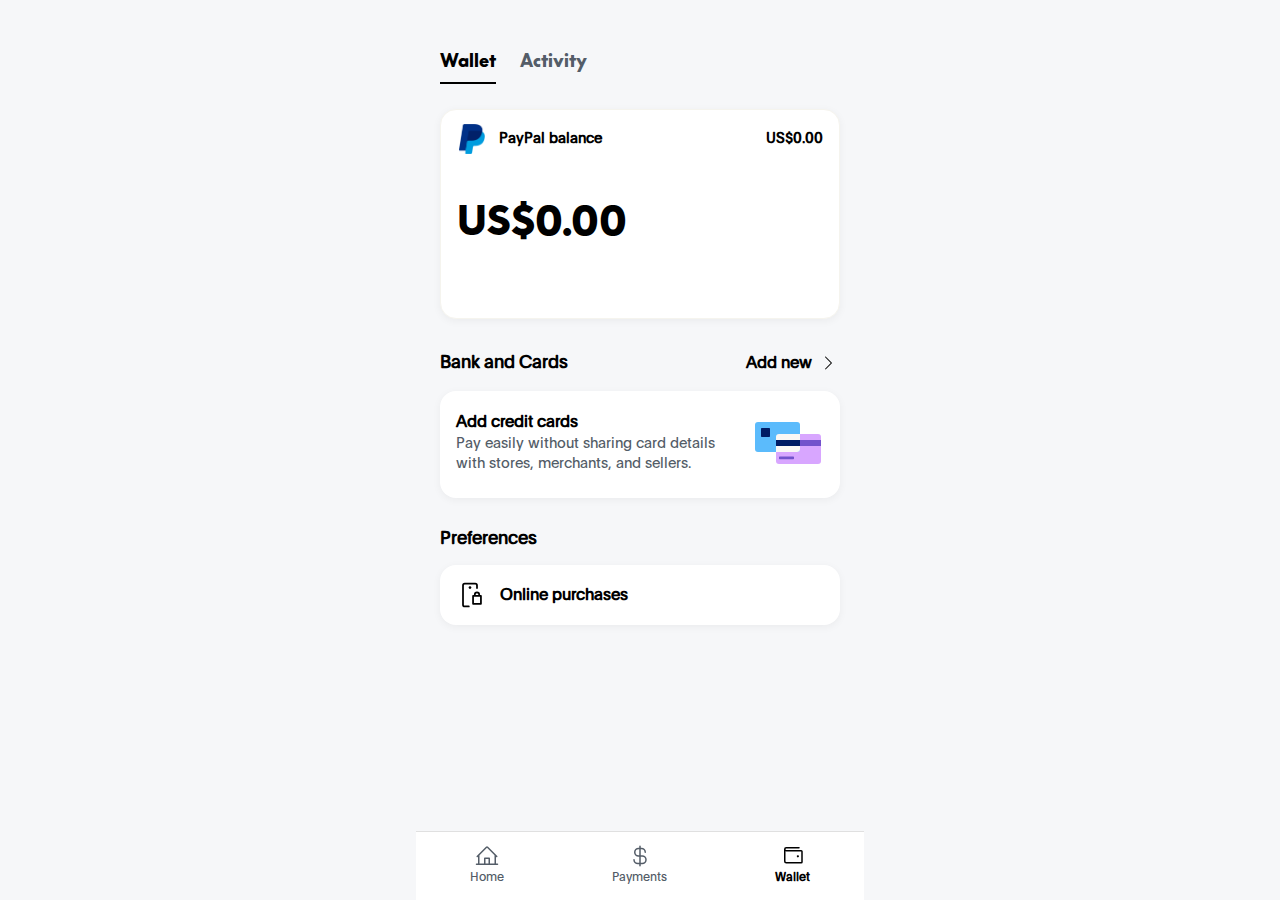
<file: card-preview.html>
<!DOCTYPE html>
<html lang="en">
  <head>
    <meta charset="UTF-8" />
    <meta name="viewport" content="width=device-width, initial-scale=1.0" />
    <title>Card Details</title>
    <!-- Link to your main CSS file -->
    <link rel="stylesheet" href="card-preview.css" />
    <link
      href="https://fonts.googleapis.com/css2?family=Inter:wght@500;600&display=swap"
      rel="stylesheet"
    />
  </head>
  <body>
    <div id="mobile-container">
      <!-- Fixed Header -->
      <header class="preview-header">
        <button class="header-back-btn" onclick="window.history.back()">
          <svg
            id="vector"
            xmlns="http://www.w3.org/2000/svg"
            width="24.0d"
            height="24.0d"
            viewBox="0 0 24.0 24.0"
          >
            <path
              fill="#00000"
              d="M21 12a0.75 0.75 0 0 1-0.75 0.75H5.56l5.47 5.47a0.75 0.75 0 1 1-1.06 1.06l-6.75-6.75a0.75 0.75 0 0 1 0-1.06l6.75-6.75a0.75 0.75 0 1 1 1.06 1.06l-5.47 5.47h14.69A0.75 0.75 0 0 1 21 12z"
              id="path_0"
            />
          </svg>
        </button>
        <span class="header-title" id="header-card-title">Debit</span>
      </header>

      <!-- Main Content -->
      <main class="preview-main">
        <div class="card-preview-wrapper" id="card-preview-container">
          <!-- The custom card will be injected here -->
        </div>

        <div class="details-list">
          <div class="detail-item">
            <span class="detail-label">Name</span>
            <span class="detail-value" id="card-name">PayPal Debit Card</span>
            <a href="#" class="detail-link">Give it a nickname</a>
          </div>
          <div class="detail-item">
            <span class="detail-label">Expires on</span>
            <span class="detail-value" id="card-expiry-date">--/--</span>
          </div>
          <div class="detail-item">
            <span class="detail-label">Billing address</span>
            <span class="detail-value">
              123 Main Street<br />
              San Jose, CA 95131
            </span>
          </div>
          <div class="detail-item">
            <span class="detail-label">Currency</span>
            <span class="detail-value">USD</span>
            <a href="#" class="detail-link">Change</a>
          </div>
        </div>

        <div class="actions-list">
          <div class="action-item" id="edit-card-btn">
            <div class="action-icon">
              <svg xmlns="http://www.w3.org/2000/svg" viewBox="0 0 24 24">
                <path
                  fill="#0070ba"
                  d="M21.31 6.88l-4.19-4.2a1.5 1.5 0 0 0-2.12 0L3.44 14.26A1.49 1.49 0 0 0 3 15.31v4.19A1.5 1.5 0 0 0 4.5 21h4.19a1.49 1.49 0 0 0 1.06-0.44L21.31 9a1.5 1.5 0 0 0 0-2.12zM8.69 19.5H4.5v-4.19l8.25-8.25l4.19 4.19l-8.25 8.25zM18 10.19L13.81 6l2.25-2.25l4.19 4.19L18 10.19z"
                />
              </svg>
            </div>
            <span class="action-text">Edit</span>
          </div>
          <div class="action-item spacing" id="remove-card-btn">
            <div class="action-icon">
              <svg xmlns="http://www.w3.org/2000/svg" viewBox="0 0 24 24">
                <path
                  fill="#0070ba"
                  d="M20.25 4.5H16.5V3.75a2.25 2.25 0 0 0-2.25-2.25h-4.5A2.25 2.25 0 0 0 7.5 3.75V4.5H3.75a0.75 0.75 0 0 0 0 1.5H4.5v13.5A1.5 1.5 0 0 0 6 21h12a1.5 1.5 0 0 0 1.5-1.5V6h0.75a0.75 0.75 0 1 0 0-1.5zM9 3.75A0.75 0.75 0 0 1 9.75 3h4.5A0.75 0.75 0 0 1 15 3.75V4.5H9V3.75zm9 15.75H6V6h12v13.5zm-7.5-9.75v6a0.75 0.75 0 1 1-1.5 0v-6a0.75 0.75 0 0 1 1.5 0zm4.5 0v6a0.75 0.75 0 1 1-1.5 0v-6a0.75 0.75 0 1 1 1.5 0z"
                />
              </svg>
            </div>
            <span class="action-text">Remove</span>
          </div>
        </div>
      </main>
    </div>

    <!-- ========================================================== -->
    <!-- THIS IS THE CRUCIAL PART THAT WAS MISSING -->
    <!-- ALL MODALS AND OVERLAYS MUST BE IN THE HTML FILE -->
    <!-- ========================================================== -->

    <!-- MODAL BACKDROP -->
    <div class="modal-backdrop" id="modal-backdrop"></div>

    <!-- MODAL 1: EDIT CARD (Your new, full version) -->
    <div class="modal" id="modal-link-card">
      <div class="modal-header">
        <button
          class="modal-close-btn modal-back-btn"
          data-close-modal="modal-link-card"
        >
          <svg
            xmlns="http://www.w3.org/2000/svg"
            width="24"
            height="24"
            viewBox="0 0 24 24"
            fill="none"
            stroke="currentColor"
            stroke-width="2"
            stroke-linecap="round"
            stroke-linejoin="round"
          >
            <path d="M19 12H5"></path>
            <polyline points="12 19 5 12 12 5"></polyline>
          </svg>
        </button>
        <span class="modal-title">Edit card</span>
        <button class="modal-close-btn" data-close-modal="modal-link-card">
          <svg
            xmlns="http://www.w3.org/2000/svg"
            width="24"
            height="24"
            viewBox="0 0 24 24"
            fill="none"
            stroke="currentColor"
            stroke-width="2"
            stroke-linecap="round"
            stroke-linejoin="round"
          >
            <line x1="18" y1="6" x2="6" y2="18"></line>
            <line x1="6" y1="6" x2="18" y2="18"></line>
          </svg>
        </button>
      </div>
      <div class="modal-content">
        <div class="form-action-header">
          <div class="scan-button">
            <svg xmlns="http://www.w3.org/2000/svg" viewBox="0 0 24 24">
              <path
                d="M19.5 5.25h-2.6l-1.28-1.92A0.75 0.75 0 0 0 15 3H9a0.75 0.75 0 0 0-0.62 0.33L7.1 5.25H4.5A2.25 2.25 0 0 0 2.25 7.5V18a2.25 2.25 0 0 0 2.25 2.25h15A2.25 2.25 0 0 0 21.75 18V7.5a2.25 2.25 0 0 0-2.25-2.25zM20.25 18a0.75 0.75 0 0 1-0.75 0.75h-15A0.75 0.75 0 0 1 3.75 18V7.5A0.75 0.75 0 0 1 4.5 6.75h3a0.75 0.75 0 0 0 0.62-0.33L9.4 4.5h5.2l1.28 1.92a0.75 0.75 0 0 0 0.62 0.33h3a0.75 0.75 0 0 1 0.75 0.75V18zM12 8.25a4.13 4.13 0 1 0 0 8.25a4.13 4.13 0 0 0 0-8.25zM12 15a2.63 2.63 0 1 1 0-5.25A2.63 2.63 0 0 1 12 15z"
              />
            </svg>
            <span>Scan</span>
          </div>
        </div>
        <div class="form-group">
          <div class="input-icon-left">
            <svg xmlns="http://www.w3.org/2000/svg" viewBox="0 0 24 24">
              <path
                fill="#545d68"
                d="M21 4.5H3A1.5 1.5 0 0 0 1.5 6v12A1.5 1.5 0 0 0 3 19.5h18a1.5 1.5 0 0 0 1.5-1.5V6A1.5 1.5 0 0 0 21 4.5zM21 6v2.25H3V6h18zm0 12H3V9.75h18V18zm-1.5-2.25a0.75 0.75 0 0 1-0.75 0.75h-3a0.75 0.75 0 1 1 0-1.5h3a0.75 0.75 0 0 1 0.75 0.75zm-6 0a0.75 0.75 0 0 1-0.75 0.75h-1.5a0.75 0.75 0 1 1 0-1.5h1.5a0.75 0.75 0 0 1 0.75 0.75z"
              />
            </svg>
          </div>
          <input
            type="tel"
            class="input-field input-with-icon-left"
            placeholder="Card number"
            id="card-number"
          />
          <p class="error-message" id="card-number-error"></p>
        </div>
        <div class="form-row">
          <div class="form-group">
            <input
              type="tel"
              class="input-field"
              placeholder="Expiry (MM/YY)"
              id="card-expiry"
            />
            <p class="error-message" id="card-expiry-error"></p>
          </div>
          <div class="form-group">
            <input
              type="tel"
              class="input-field"
              placeholder="CVV"
              id="card-cvv"
              maxlength="4"
            />
            <p class="error-message" id="card-cvv-error"></p>
            <div class="input-action-right">
              <svg xmlns="http://www.w3.org/2000/svg" viewBox="0 0 24 24">
                <path
                  fill="#000000"
                  d="M12 3a9 9 0 1 1 0 18a9 9 0 0 1 0-18zm0 1a8 8 0 1 0 0 16a8 8 0 0 0 0-16zm0.06 12c0.3 0 0.55 0.25 0.55 0.56c0 0.3-0.25 0.55-0.55 0.55a0.56 0.56 0 0 1-0.56-0.55c0-0.31 0.25-0.56 0.56-0.56zM11.79 6c1.92 0 3.51 1.37 3.51 3.41c0 1.6-0.93 2.74-2.68 3.38l-0.12 0.05v1.24a0.5 0.5 0 0 1-0.41 0.5H12a0.5 0.5 0 0 1-0.5-0.4v-0.1v-1.98l0.36-0.1c1.67-0.5 2.44-1.35 2.44-2.59C14.3 7.96 13.18 7 11.79 7C10.66 7 9.6 7.68 9.5 8.33L9.5 8.44a0.5 0.5 0 0 1-1 0C8.5 7.1 10.12 6 11.79 6z"
                />
              </svg>
            </div>
          </div>
        </div>
        <div class="billing-section">
          <div class="billing-header">
            <span class="billing-title">Billing address</span>
            <span class="change-link">Change</span>
          </div>
          <div class="address-block">
            123 Main Street<br />
            San Jose, CA 95131<br />
            United States
          </div>
        </div>
      </div>
      <div class="modal-footer">
        <button class="primary-btn" id="link-card-btn">Update Card</button>
      </div>
    </div>

    <!-- MODAL 2: CONFIRM REMOVAL -->
    <div class="modal" id="modal-confirm-remove">
      <div class="confirm-modal-content">
        <h3 class="confirm-title">Remove card</h3>
        <p class="confirm-subtitle">
          Are you sure you want to remove this card? This action cannot be
          undone.
        </p>
        <div class="confirm-actions">
          <button
            class="confirm-btn secondary"
            data-close-modal="modal-confirm-remove"
          >
            Cancel
          </button>
          <button class="confirm-btn primary" id="confirm-remove-btn">
            Remove
          </button>
        </div>
      </div>
    </div>

    <!-- TOAST NOTIFICATIONS -->
    <div class="toast" id="update-toast">
      <svg xmlns="http://www.w3.org/2000/svg" viewBox="0 0 24 24">
        <path
          d="M12 21a9 9 0 1 1 0-18a9 9 0 0 1 0 18zm0-1a8 8 0 1 0 0-16a8 8 0 0 0 0 16zm4.35-11.35a0.5 0.5 0 1 1 0.7 0.7l-7 7a0.5 0.5 0 0 1-0.71 0l-2.7-2.84a0.5 0.5 0 1 1 0.72-0.7l2.35 2.47l6.64-6.63z"
        />
      </svg>
      <span>Card updated successfully.</span>
    </div>
    <div class="toast" id="remove-toast">
      <svg xmlns="http://www.w3.org/2000/svg" viewBox="0 0 24 24">
        <path
          d="M12 21a9 9 0 1 1 0-18a9 9 0 0 1 0 18zm0-1a8 8 0 1 0 0-16a8 8 0 0 0 0 16zm4.35-11.35a0.5 0.5 0 1 1 0.7 0.7l-7 7a0.5 0.5 0 0 1-0.71 0l-2.7-2.84a0.5 0.5 0 1 1 0.72-0.7l2.35 2.47l6.64-6.63z"
        />
      </svg>
      <span>Card has been removed.</span>
    </div>
    <!-- Link to your new JS file -->
    <script src="card-preview.js"></script>
    <script src="card.js"></script>
  </body>
</html>
</file>
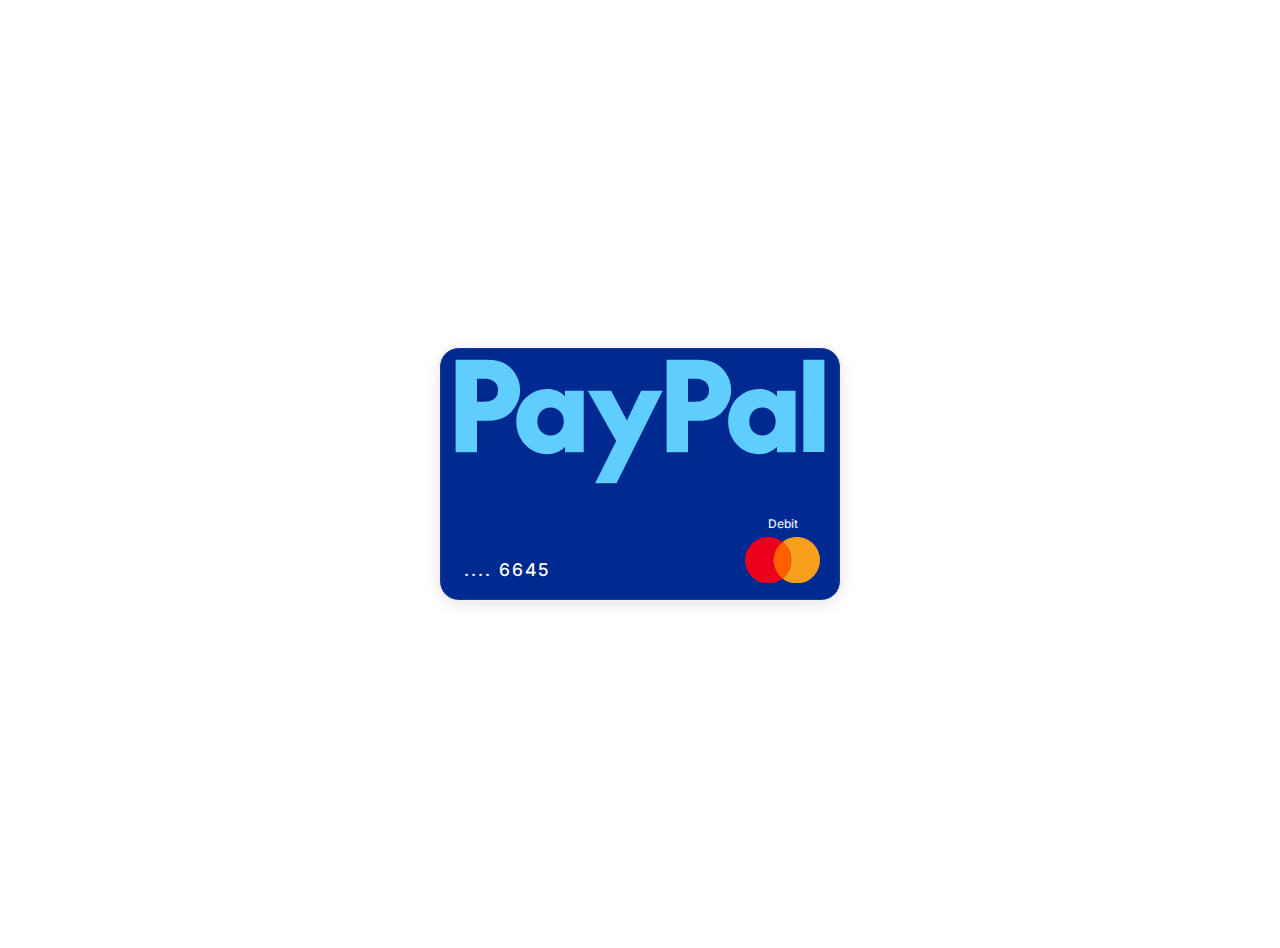
<file: card.html>
<!DOCTYPE html>
<html lang="en">
  <head>
    <meta charset="UTF-8" />
    <meta name="viewport" content="width=device-width, initial-scale=1.0" />
    <title>Ultra-Realistic PayPal Card</title>
    <link rel="preconnect" href="https://fonts.googleapis.com" />
    <link rel="preconnect" href="https://fonts.gstatic.com" crossorigin />
    <link
      href="https://fonts.googleapis.com/css2?family=Inter:wght@500;600&display=swap"
      rel="stylesheet"
    />

    <style>
      body {
        font-family: "Inter", -apple-system, BlinkMacSystemFont, "Segoe UI",
          Roboto, Helvetica, Arial, sans-serif;
        background-color: #ffffff; /* Set background to white as requested */
        display: flex;
        justify-content: center;
        align-items: center;
        min-height: 100vh;
        padding: 24px;
        margin: 0;
        /* This sets up the 3D space for the card's perspective effect */
        perspective: 1200px;
      }

      /* 
      1. The main card container with a new, subtle shadow.
      */
      /* Note: You may need to adjust body styles if they conflict with your existing ones. */
      body {
        perspective: 1200px;
      }

      /* 
This CSS is specifically for the card generated by the JavaScript.
It should be placed in your project's main stylesheet.
*/
      .card-container {
        position: relative;
        max-width: 400px;
        width: 100%;
        aspect-ratio: 1.586 / 1;
        background-color: #002991;
        border: 1px solid #f5f4ee;
        border-radius: 20px;
        overflow: hidden;
        color: #ffffff;
        transform-style: preserve-3d;
        transition: transform 0.4s ease, box-shadow 0.4s ease;
        /* A very small, realistic shadow for a light background */
        box-shadow: 0 4px 15px rgba(0, 0, 0, 0.1),
          inset 0 0 1px 1px rgba(255, 255, 255, 0.08);
      }

      .card-container:hover {
        transform: translateY(-10px) rotateX(5deg) rotateY(2deg);
        box-shadow: 0 10px 25px rgba(0, 0, 0, 0.15),
          inset 0 0 1px 1px rgba(255, 255, 255, 0.08);
      }

      .card-container::before {
        content: "";
        position: absolute;
        top: 0;
        left: -100%;
        width: 60%;
        height: 100%;
        background: linear-gradient(
          90deg,
          transparent,
          rgba(255, 255, 255, 0.15),
          transparent
        );
        transform: skewX(-30deg);
        z-index: 2;
        transition: left 0.6s ease;
      }

      .card-container:hover::before {
        left: 140%;
      }

      .paypal-logo {
        position: absolute;
        top: 6px; /* Negative top pulls it upwards to fill the header */
        left: 50%;
        width: 95%; /* Over-sized to create the "fill" effect */
        z-index: 1; /* Sits below the text */
        transform: translatex(-50%);
      }

      .paypal-logo svg {
        display: block;
      }

      .card-element {
        position: absolute;
        z-index: 3;
      }

      .card-number {
        bottom: 8%;
        left: 6%;
        font-size: 1.1rem;
        font-weight: 500;
        letter-spacing: 2px;
        text-shadow: 0 1px 3px rgba(0, 0, 0, 0.2);
      }

      .card-info-right {
        bottom: 5%;
        right: 5%;
        display: flex;
        flex-direction: column;
        align-items: center;
      }

      .debit-label {
        font-size: 0.75rem;
        font-weight: 500;
        margin-bottom: 6px; /* Adjusted space for the larger logo */
        opacity: 0.9;
      }

      .mastercard-logo {
        width: 75px;
        height: auto;
      }
    </style>
  </head>
  <body>
    <div class="card-container" id="cards-container">
      <div class="paypal-logo">
        <svg viewBox="0 0 135.0 48.0" xmlns="http://www.w3.org/2000/svg">
          <path
            fill="#60cdff"
            d="M18.24 2.83C16.85 2.28 15.17 2 13.2 2H2v32.88h7.6V23.72h3.6c1.97 0 3.65-0.28 5.04-0.83c1.39-0.55 2.57-1.32 3.52-2.31a11.15 11.15 0 0 0 2.3-3.49c0.55-1.31 0.82-2.72 0.82-4.23c0-1.51-0.27-2.92-0.82-4.23c-0.55-1.31-1.32-2.47-2.3-3.49c-0.96-0.99-2.13-1.76-3.52-2.31zm-3.77 13.82c-0.56 0.21-1.33 0.31-2.35 0.31H9.6v-8.2h2.52c1.02 0 1.8 0.12 2.35 0.35c0.58 0.2 1.05 0.48 1.43 0.83c0.78 0.73 1.17 1.7 1.17 2.92s-0.39 2.19-1.17 2.92c-0.37 0.34-0.85 0.64-1.43 0.87zM88.17 2c1.97 0 3.65 0.28 5.04 0.83c1.39 0.55 2.56 1.32 3.52 2.31c0.98 1.02 1.75 2.18 2.3 3.49c0.55 1.31 0.82 2.72 0.82 4.23c0 1.51-0.27 2.92-0.82 4.23a11.15 11.15 0 0 1-2.3 3.49c-0.95 0.99-2.13 1.76-3.52 2.31c-1.39 0.55-3.07 0.83-5.04 0.83h-3.6v11.16h-7.6V2h11.2zm-1.09 14.96c1.02 0 1.79-0.1 2.35-0.31c0.58-0.23 1.06-0.53 1.43-0.87c0.78-0.73 1.17-1.7 1.17-2.92s-0.39-2.19-1.17-2.92c-0.38-0.35-0.85-0.63-1.43-0.83c-0.55-0.23-1.33-0.35-2.35-0.35h-2.52v8.2h2.52zM133 34.83V2h-7.47v32.83H133zm-10.22 0.06V13.1h-6.64v1.88a8.77 8.77 0 0 0-2.86-1.88c-1.07-0.47-2.23-0.7-3.47-0.7c-1.56 0-3.01 0.31-4.34 0.92a10.45 10.45 0 0 0-3.47 2.44c-0.99 1.05-1.77 2.29-2.35 3.71c-0.55 1.39-0.82 2.9-0.82 4.53c0 1.63 0.27 3.16 0.82 4.58c0.58 1.39 1.36 2.61 2.35 3.66c0.98 1.04 2.14 1.87 3.47 2.48c1.33 0.58 2.78 0.87 4.34 0.87c1.24 0 2.4-0.24 3.47-0.7a8.99 8.99 0 0 0 2.86-1.88v1.88h6.64zm-8.43-7.34c-0.87 0.94-1.98 1.4-3.34 1.4c-1.36 0-2.49-0.47-3.39-1.4c-0.86-0.92-1.3-2.12-1.3-3.57c0-1.45 0.43-2.64 1.3-3.57c0.9-0.94 2.04-1.4 3.39-1.4s2.47 0.47 3.34 1.4c0.9 0.92 1.35 2.12 1.35 3.57c0 1.45-0.45 2.64-1.35 3.57zM57.22 13.08h-8.25l10.07 17.84l-7.47 15.04h7.6l16.37-32.88H67.9l-4.99 10.46h-0.09l-5.6-10.46zM47.5 13.1v21.79h-6.64v-1.88c-0.84 0.82-1.8 1.44-2.86 1.88c-1.07 0.46-2.23 0.7-3.47 0.7c-1.56 0-3.01-0.29-4.34-0.87c-1.33-0.61-2.49-1.44-3.47-2.48c-0.98-1.05-1.77-2.27-2.35-3.66c-0.55-1.42-0.82-2.95-0.82-4.58s0.27-3.14 0.82-4.53c0.58-1.42 1.36-2.66 2.35-3.71a10.35 10.35 0 0 1 3.47-2.44c1.33-0.61 2.78-0.92 4.34-0.92c1.24 0 2.4 0.23 3.47 0.7c1.07 0.44 2.03 1.06 2.86 1.88V13.1h6.64zM35.73 28.95c1.36 0 2.47-0.46 3.35-1.4c0.9-0.93 1.35-2.12 1.35-3.57c0-1.45-0.45-2.65-1.35-3.57c-0.87-0.93-1.99-1.4-3.35-1.4s-2.49 0.46-3.39 1.4c-0.87 0.93-1.3 2.12-1.3 3.57c0 1.45 0.44 2.65 1.3 3.57c0.9 0.93 2.03 1.4 3.39 1.4z"
          />
        </svg>
      </div>

      <div class="card-element card-number">
        <span>.... 6645</span>
      </div>

      <div class="card-element card-info-right">
        <span class="debit-label">Debit</span>
        <div class="mastercard-logo">
          <svg viewBox="0 0 564.51 349.81" xmlns="http://www.w3.org/2000/svg">
            <path
              fill="#f79f1a"
              d="M564.51,174.9c0,96.6 -78.16,174.91 -174.58,174.91S215.36,271.5 215.36,174.9 293.52,0 389.93,0 564.51,78.31 564.51,174.9Z"
            />
            <path
              fill="#ea001b"
              d="M349.15,174.9c0,96.6 -78.16,174.91 -174.58,174.91S0,271.5 0,174.9 78.16,0 174.57,0 349.15,78.31 349.15,174.9Z"
            />
            <path
              fill="#ff5f01"
              d="M282.25,37.22a175.18,175.18 0,0 0,0 275.37,175.17 175.17,0 0,0 0,-275.37Z"
            />
          </svg>
        </div>
      </div>
    </div>
  </body>
  <script src="card.js"></script>
</html>
</file>
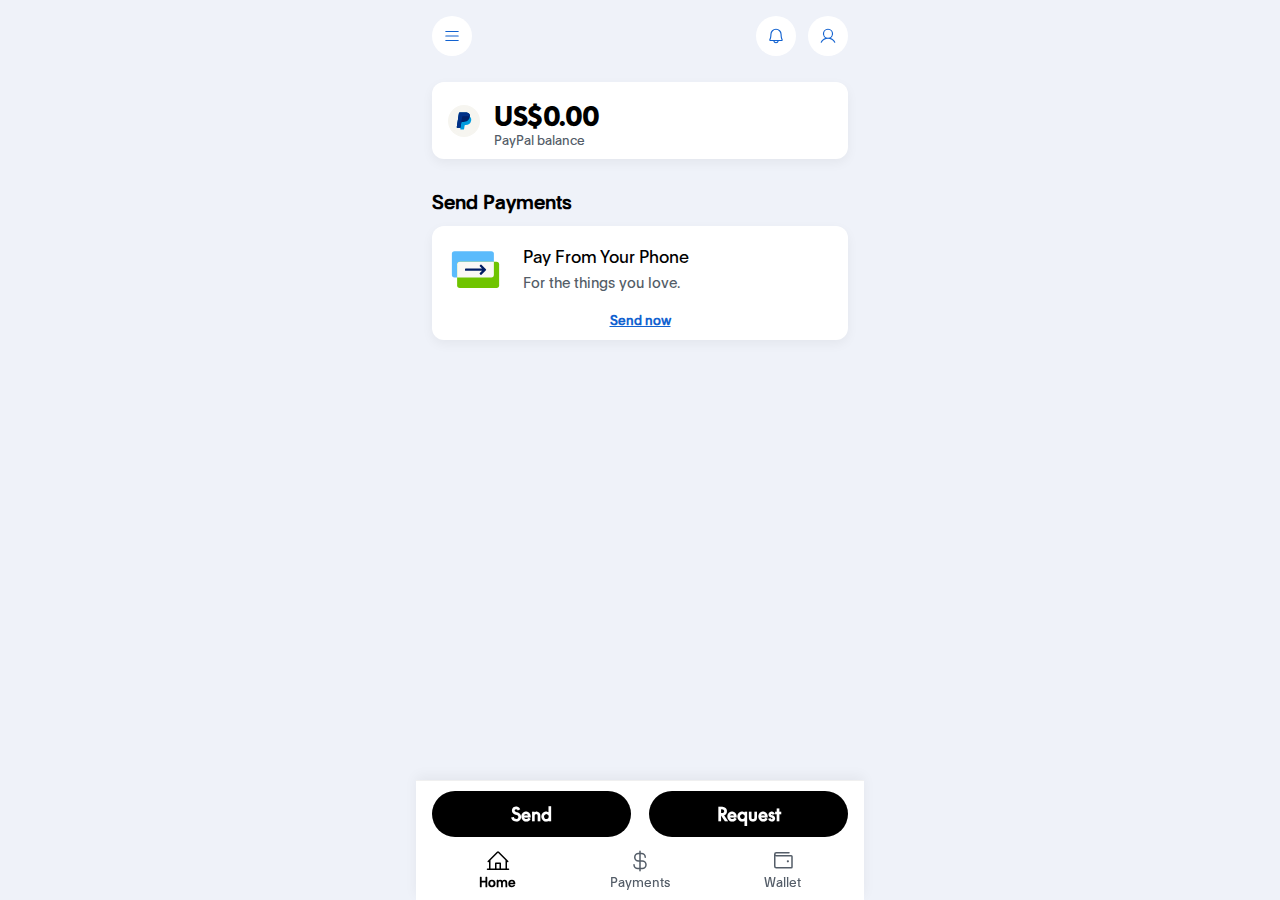
<file: home.html>
<!DOCTYPE html>
<html lang="en">
  <head>
    <meta charset="UTF-8" />
    <meta name="viewport" content="width=device-width, initial-scale=1.0" />
    <title>PayPal Clone</title>
    <!-- The updated CSS from below will go here -->
    <style>
      /* --- FONT DEFINITIONS --- */
      @font-face {
        font-family: "PayPal-Sans"; /* For buttons */
        src: url("fonts/PayPalProSWeb-Book.woff2") format("woff2");
        font-weight: normal;
        font-style: normal;
      }

      @font-face {
        font-family: "PayPal-Sans-Black"; /* For balance amount */
        src: url("fonts/pay_pal_pro_black.otf") format("opentype");
        font-weight: 900;
        font-style: normal;
      }

      @font-face {
        font-family: "PayPal-Open-Regular"; /* For all other text */
        src: url("fonts/pay_pal_open_regular.otf") format("opentype");
        font-weight: normal;
        font-style: normal;
      }

      *,
      *::before,
      *::after {
        box-sizing: border-box;
        margin: 0;
        padding: 0;
      }

      body {
        /* Set the new default font for the page */
        font-family: "PayPal-Open-Regular", -apple-system, BlinkMacSystemFont,
          "Segoe UI", Roboto, Oxygen, Ubuntu, Cantarell, "Open Sans",
          "Helvetica Neue", sans-serif;
        background-color: #eff2f9;
        color: #333;
      }

      #mobile-container {
        max-width: 448px;
        margin: 0 auto;
        background-color: #eff2f9;
        position: relative;
        min-height: 100vh;
        padding-bottom: 180px;
      }

      /* --- Header Section --- */
      header {
        display: flex;
        justify-content: space-between;
        align-items: center;
        padding: 16px;
      }

      .header-icon-group {
        display: flex;
        gap: 12px;
      }

      .icon-container {
        width: 40px;
        height: 40px;
        background-color: #ffffff;
        border-radius: 50%;
        display: flex;
        justify-content: center;
        align-items: center;
        cursor: pointer;
      }

      .icon-container svg {
        width: 18px;
        height: 18px;
      }

      .icon-container svg path {
        fill: #1262d0;
      }

      /* --- Main Content Area --- */
      main {
        padding: 0;
      }

      /* Balance Card -- PIXEL PERFECT UPDATE */
      .balance-card {
        background-color: #ffffff;
        border-radius: 12px;
        box-shadow: 0 4px 12px rgba(0, 0, 0, 0.05);
        margin: 10px 16px 0;
        /* Adjusted padding for a shorter height */
        padding: 16px;
        display: flex;
        flex-direction: row;
        align-items: center;
        gap: 14px; /* Space between icon and text */
        min-height: initial; /* Reset min-height to allow content to define it */
      }

      .balance-card .paypal-logo {
        /* This div is now the circular container for the icon */
        width: 32px;
        height: 32px;
        background-color: #f6f5f0; /* Light background for the icon container */
        border-radius: 50%;
        display: flex;
        align-items: center;
        justify-content: center;
        flex-shrink: 0;
      }

      .balance-card .paypal-logo svg {
        /* Smaller SVG inside the new container */
        width: 28px;
        height: 28px;
      }

      .balance-text {
        display: flex;
        flex-direction: column;
        /* gap: 2px; */
        transform: translateY(5px);
      }

      .balance-card h2 {
        font-family: "PayPal-Sans-Black", sans-serif;
        /* Adjusted font size to perfectly match the image */
        font-size: 1.6rem;
        font-weight: 900;
        color: #000000;
        letter-spacing: -0.5px;
        line-height: 1.1;
      }

      .balance-card p {
        font-size: 0.8rem;
        color: #545d68;
        margin-top: 4px; /* Slight space between balance and text */
      }
      /* Send Payments Section */
      .send-payments-section {
        margin-top: 35px;
      }

      .send-payments-section > h2 {
        font-weight: bold;
        font-size: 1.2rem;
        margin: 0 16px 12px 16px;
        color: #000;
      }

      .payment-card {
        background: #ffffff;
        border-radius: 12px;
        box-shadow: 0 4px 12px rgba(0, 0, 0, 0.05);
        margin: 0 16px;
        padding: 12px;
        display: flex;
        align-items: flex-start;
        gap: 16px;
        position: relative;
        padding-bottom: 36px;
      }

      .payment-card-icon {
        flex-shrink: 0;
      }

      .payment-card-icon svg {
        width: 63px;
        height: 63px;
      }

      .payment-card-text {
        display: flex;
        flex-direction: column;
        padding-top: 12px;
        gap: 6px;
      }

      .payment-card-text .title {
        font-weight: normal;
        font-size: 17px;
        color: #000;
      }

      .payment-card-text .subtitle {
        font-size: 0.9rem;
        color: #545d68;
        margin-top: 4px;
      }

      .payment-card-text a.send-now-link {
        font-weight: 600;
        color: #1262d0;
        text-decoration: underline;
        font-size: 0.8rem;
        position: absolute;
        bottom: 12px;
        left: 50%;
        transform: translateX(-50%);
      }

      /* --- Footer Section --- */
      footer {
        position: fixed;
        bottom: 0;
        left: 0;
        right: 0;
        max-width: 448px;
        margin: 0 auto;
        background-color: #ffffff;
        padding: 10px 16px 0 16px;
        border-top: 1px solid #f0f0f0;
        box-shadow: 0 -4px 12px rgba(0, 0, 0, 0.05);
      }

      .action-buttons-container {
        display: flex;
        justify-content: center;
        gap: 18px;
        margin-bottom: 12px;
      }

      .action-button {
        /* Applied specific font for buttons */
        font-family: "PayPal-Sans", sans-serif;
        background-color: #000000;
        color: #ffffff;
        border: none;
        border-radius: 30px;
        padding: 12px 0;
        width: 100%;
        font-size: 1.15rem;
        font-weight: 700;
        cursor: pointer;
        text-align: center;
      }

      .bottom-nav {
        display: flex;
        justify-content: space-around;
        padding-bottom: 10px;
      }

      .nav-item {
        display: flex;
        flex-direction: column;
        align-items: center;
        gap: 4px;
        cursor: pointer;
      }

      .nav-item svg {
        width: 24px;
        height: 24px;
      }

      .nav-item span {
        font-size: 0.8rem;
      }

      /* Active/Inactive Nav States */
      .nav-item.active svg path {
        fill: #000000;
      }
      .nav-item.active span {
        color: #000000;
        font-weight: 700;
      }
      .nav-item.inactive svg path {
        fill: #545d68;
      }
      .nav-item.inactive span {
        color: #545d68;
      }
      a {
        color: inherit;
        text-decoration: none;
      }
    </style>
  </head>
  <body>
    <div id="mobile-container">
      <!-- Header -->
      <header>
        <a href="menu.html">
          <div class="icon-container">
            <svg
              xmlns="http://www.w3.org/2000/svg"
              width="24"
              height="24"
              viewBox="0 0 24 24"
            >
              <path
                d="M21 12a0.75 0.75 0 0 1-0.75 0.75H3.75a0.75 0.75 0 1 1 0-1.5h16.5A0.75 0.75 0 0 1 21 12zM3.75 6.75h16.5a0.75 0.75 0 1 0 0-1.5H3.75a0.75 0.75 0 0 0 0 1.5zm16.5 10.5H3.75a0.75 0.75 0 1 0 0 1.5h16.5a0.75 0.75 0 1 0 0-1.5z"
              />
            </svg></div
        ></a>
        <div class="header-icon-group">
          <a href="notifications.html">
            <div class="icon-container">
              <svg
                xmlns="http://www.w3.org/2000/svg"
                width="24"
                height="24"
                viewBox="0 0 24 24"
              >
                <path
                  d="M20.8 16.5c-0.53-0.9-1.3-3.44-1.3-6.75a7.5 7.5 0 0 0-15 0c0 3.31-0.77 5.84-1.3 6.74a1.5 1.5 0 0 0 1.3 2.26h3.83a3.75 3.75 0 0 0 7.34 0h3.83a1.5 1.5 0 0 0 1.3-2.26zM12 20.24a2.25 2.25 0 0 1-2.12-1.5h4.24a2.25 2.25 0 0 1-2.12 1.5zm-7.5-3C5.22 16 6 13.13 6 9.75a6 6 0 1 1 12 0c0 3.38 0.78 6.25 1.5 7.5h-15z"
                />
              </svg></div
          ></a>
          <a href="profile.html"
            ><div class="icon-container">
              <svg
                xmlns="http://www.w3.org/2000/svg"
                width="24"
                height="24"
                viewBox="0 0 24 24"
              >
                <path
                  d="M21.65 19.88c-1.43-2.47-3.63-4.24-6.2-5.08a6.75 6.75 0 1 0-6.9 0c-2.57 0.84-4.77 2.6-6.2 5.07a0.75 0.75 0 1 0 1.3 0.75c1.77-3.05 4.89-4.87 8.35-4.87s6.58 1.82 8.35 4.88a0.75 0.75 0 1 0 1.3-0.75zM6.75 9a5.25 5.25 0 1 1 10.5 0a5.25 5.25 0 0 1-10.5 0z"
                />
              </svg></div
          ></a>
        </div>
      </header>

      <!-- Main Content -->
      <main>
        <!-- Balance Card - UPDATED STRUCTURE -->
        <section class="balance-card">
          <div class="paypal-logo">
            <svg
              xmlns="http://www.w3.org/2000/svg"
              width="96"
              height="96"
              viewBox="0 0 96 96"
            >
              <defs>
                <clipPath id="clip_path_0">
                  <path d="M48,48m-48,0a48,48 0,1 1,96 0a48,48 0,1 1,-96 0" />
                </clipPath>
              </defs>
              <g>
                <path
                  fill="#f6f5f0"
                  d="M48,48m-47.5,0a47.5,47.5 0,1 1,95 0a47.5,47.5 0,1 1,-95 0"
                  stroke="#f7f5f0"
                  stroke-width="1.0"
                  clip-path="url(#clip_path_0)"
                />
                <path
                  fill="#009cde"
                  d="M67.8668,33.6003C68.6668,29.067 67.8668,25.867 65.3334,23.067C62.8001,20.0003 57.8668,18.667 51.4668,18.667H33.4668C32.1334,18.667 31.0668,19.6003 30.8001,20.9337L23.2001,69.067C23.0668,70.0003 23.7334,70.8003 24.6668,70.8003H35.8668L35.0668,75.7337C34.9334,76.667 35.6001,77.3337 36.4001,77.3337H45.8668C47.0668,77.3337 48.0001,76.4003 48.1334,75.467L48.2668,75.067L50.0001,63.867L50.1334,63.3337C50.2668,62.267 51.3334,61.467 52.4001,61.467H53.8668C63.0668,61.467 70.2668,57.7337 72.4001,46.9337C73.3334,42.5337 72.8001,38.667 70.5334,36.0003C69.8668,34.8003 68.9334,34.1337 67.8668,33.6003Z"
                  fill-rule="evenodd"
                />
                <path
                  fill="#012169"
                  d="M67.8668,33.6003C68.6668,29.067 67.8668,25.867 65.3334,23.067C62.8001,20.0003 57.8668,18.667 51.4668,18.667H33.4668C32.1334,18.667 31.0668,19.6003 30.8001,20.9337L23.2001,69.067C23.0668,70.0003 23.7334,70.8003 24.6668,70.8003H35.8668L38.6668,52.9337L38.5334,53.467C38.8001,52.1337 40.0001,51.2003 41.2001,51.2003H46.5334C57.0668,51.2003 65.2001,46.9337 67.7334,34.667C67.7334,34.267 67.8668,33.867 67.8668,33.6003Z"
                  fill-rule="evenodd"
                />
                <path
                  fill="#003087"
                  d="M41.8668,33.6003C42.0001,32.8003 42.4001,32.267 43.2001,31.867C43.4668,31.7337 43.7334,31.6003 44.2668,31.6003H58.5334C60.1334,31.7337 61.7334,31.867 63.3334,32.0003C63.7334,32.0003 64.1334,32.1337 64.5334,32.267C64.9334,32.4003 65.3334,32.4003 65.7334,32.5337C65.8668,32.5337 66.0001,32.667 66.2668,32.667C67.0668,32.9337 67.6001,33.067 68.1334,33.6003C68.9334,29.067 68.1334,25.867 65.6001,23.067C62.9334,20.0003 58.0001,18.667 51.6001,18.667H33.4668C32.1334,18.667 31.0668,19.6003 30.8001,20.9337L23.2001,69.067C23.0668,70.0003 23.7334,70.8003 24.6668,70.8003H35.8668L41.8668,33.6003Z"
                  fill-rule="evenodd"
                />
              </g>
            </svg>
          </div>
          <div class="balance-text">
            <h2>US$0.00</h2>
            <p>PayPal balance</p>
          </div>
        </section>

        <!-- Send Payments Section -->
        <section class="send-payments-section">
          <h2>Send Payments</h2>
          <div class="payment-card">
            <div class="payment-card-icon">
              <svg
                xmlns="http://www.w3.org/2000/svg"
                width="96"
                height="96"
                viewBox="0 0 96 96"
              >
                <path
                  fill="#5bbbfc"
                  d="M12 24a4 4 0 0 1 4-4h56a4 4 0 0 1 4 4v32a4 4 0 0 1-4 4H16a4 4 0 0 1-4-4V24z"
                />
                <path
                  fill="#6fc400"
                  d="M20 40a4 4 0 0 1 4-4h56a4 4 0 0 1 4 4v32a4 4 0 0 1-4 4H24a4 4 0 0 1-4-4V40z"
                />
                <path
                  fill="#faf8f5"
                  d="M76 36v20a4 4 0 0 1-4 4H20V40a4 4 0 0 1 4-4h52z"
                />
                <path
                  fill="#001c64"
                  d="M57.99 49.99H33a1 1 0 0 1-1-1v-1.5a1 1 0 0 1 1-1h24.85l-3.3-3.3a1 1 0 0 1 0-1.42l1.05-1.06a1 1 0 0 1 1.42 0l6.89 6.89a1 1 0 0 1 0 1.42l-6.9 6.89a1 1 0 0 1-1.4 0l-1.07-1.06a1 1 0 0 1 0-1.42L58 50z"
                />
              </svg>
            </div>
            <div class="payment-card-text">
              <p class="title">Pay From Your Phone</p>
              <p class="subtitle">For the things you love.</p>
              <a href="#" class="send-now-link">Send now</a>
            </div>
          </div>
        </section>
      </main>

      <!-- Footer -->
      <footer>
        <div class="action-buttons-container">
          <button
            class="action-button"
            onclick="window.location.href='send.html'"
          >
            Send
          </button>

          <button
            class="action-button"
            onclick="window.location.href='request.html'"
          >
            Request
          </button>
        </div>
        <nav class="bottom-nav">
          <div class="nav-item active">
            <svg
              xmlns="http://www.w3.org/2000/svg"
              width="24"
              height="24"
              viewBox="0 0 24 24"
            >
              <path
                d="M22.5 19.5H21v-6.75l0.22 0.22a0.75 0.75 0 0 0 1.06-1.06l-9.22-9.22a1.5 1.5 0 0 0-2.12 0l-9.22 9.22a0.75 0.75 0 1 0 1.06 1.06L3 12.75v6.75H1.5a0.75 0.75 0 0 0 0 1.5h21a0.75 0.75 0 1 0 0-1.5zm-18-8.25l7.5-7.5l7.5 7.5v8.25H15v-5.25a0.75 0.75 0 0 0-0.75-0.75h-4.5A0.75 0.75 0 0 0 9 14.25v5.25H4.5v-8.25zm9 8.25h-3V15h3v4.5z"
              />
            </svg>
            <span>Home</span>
          </div>
          <a href="payments.html">
            <div class="nav-item inactive">
              <svg
                xmlns="http://www.w3.org/2000/svg"
                width="24"
                height="24"
                viewBox="0 0 24 24"
              >
                <path
                  d="M14.25 11.25h-1.5v-6h0.75a3 3 0 0 1 3 3a0.75 0.75 0 1 0 1.5 0a4.5 4.5 0 0 0-4.5-4.5h-0.75v-1.5a0.75 0.75 0 1 0-1.5 0v1.5H10.5a4.5 4.5 0 0 0 0 9h0.75v6h-1.5a3 3 0 0 1-3-3a0.75 0.75 0 1 0-1.5 0a4.5 4.5 0 0 0 4.5 4.5h1.5v1.5a0.75 0.75 0 1 0 1.5 0v-1.5h1.5a4.5 4.5 0 1 0 0-9zm-3.75 0a3 3 0 0 1 0-6h0.75v6H10.5zm3.75 7.5h-1.5v-6h1.5a3 3 0 0 1 0 6z"
                />
              </svg>
              <span>Payments</span>
            </div></a
          >
          <a href="wallet.html">
            <div class="nav-item inactive">
              <svg
                xmlns="http://www.w3.org/2000/svg"
                width="24"
                height="24"
                viewBox="0 0 24 24"
              >
                <path
                  d="M20.25 6h-15a0.75 0.75 0 0 1 0-1.5H18A0.75 0.75 0 1 0 18 3H5.25A2.25 2.25 0 0 0 3 5.25v12a2.25 2.25 0 0 0 2.25 2.25h15a1.5 1.5 0 0 0 1.5-1.5V7.5a1.5 1.5 0 0 0-1.5-1.5zm0 12h-15a0.75 0.75 0 0 1-0.75-0.75V7.37C4.74 7.46 5 7.5 5.25 7.5h15V18zm-4.5-5.63a1.13 1.13 0 1 1 2.25 0a1.13 1.13 0 0 1-2.25 0z"
                />
              </svg>
              <span>Wallet</span>
            </div>
          </a>
        </nav>
      </footer>
    </div>
  </body>
</html>
</file>
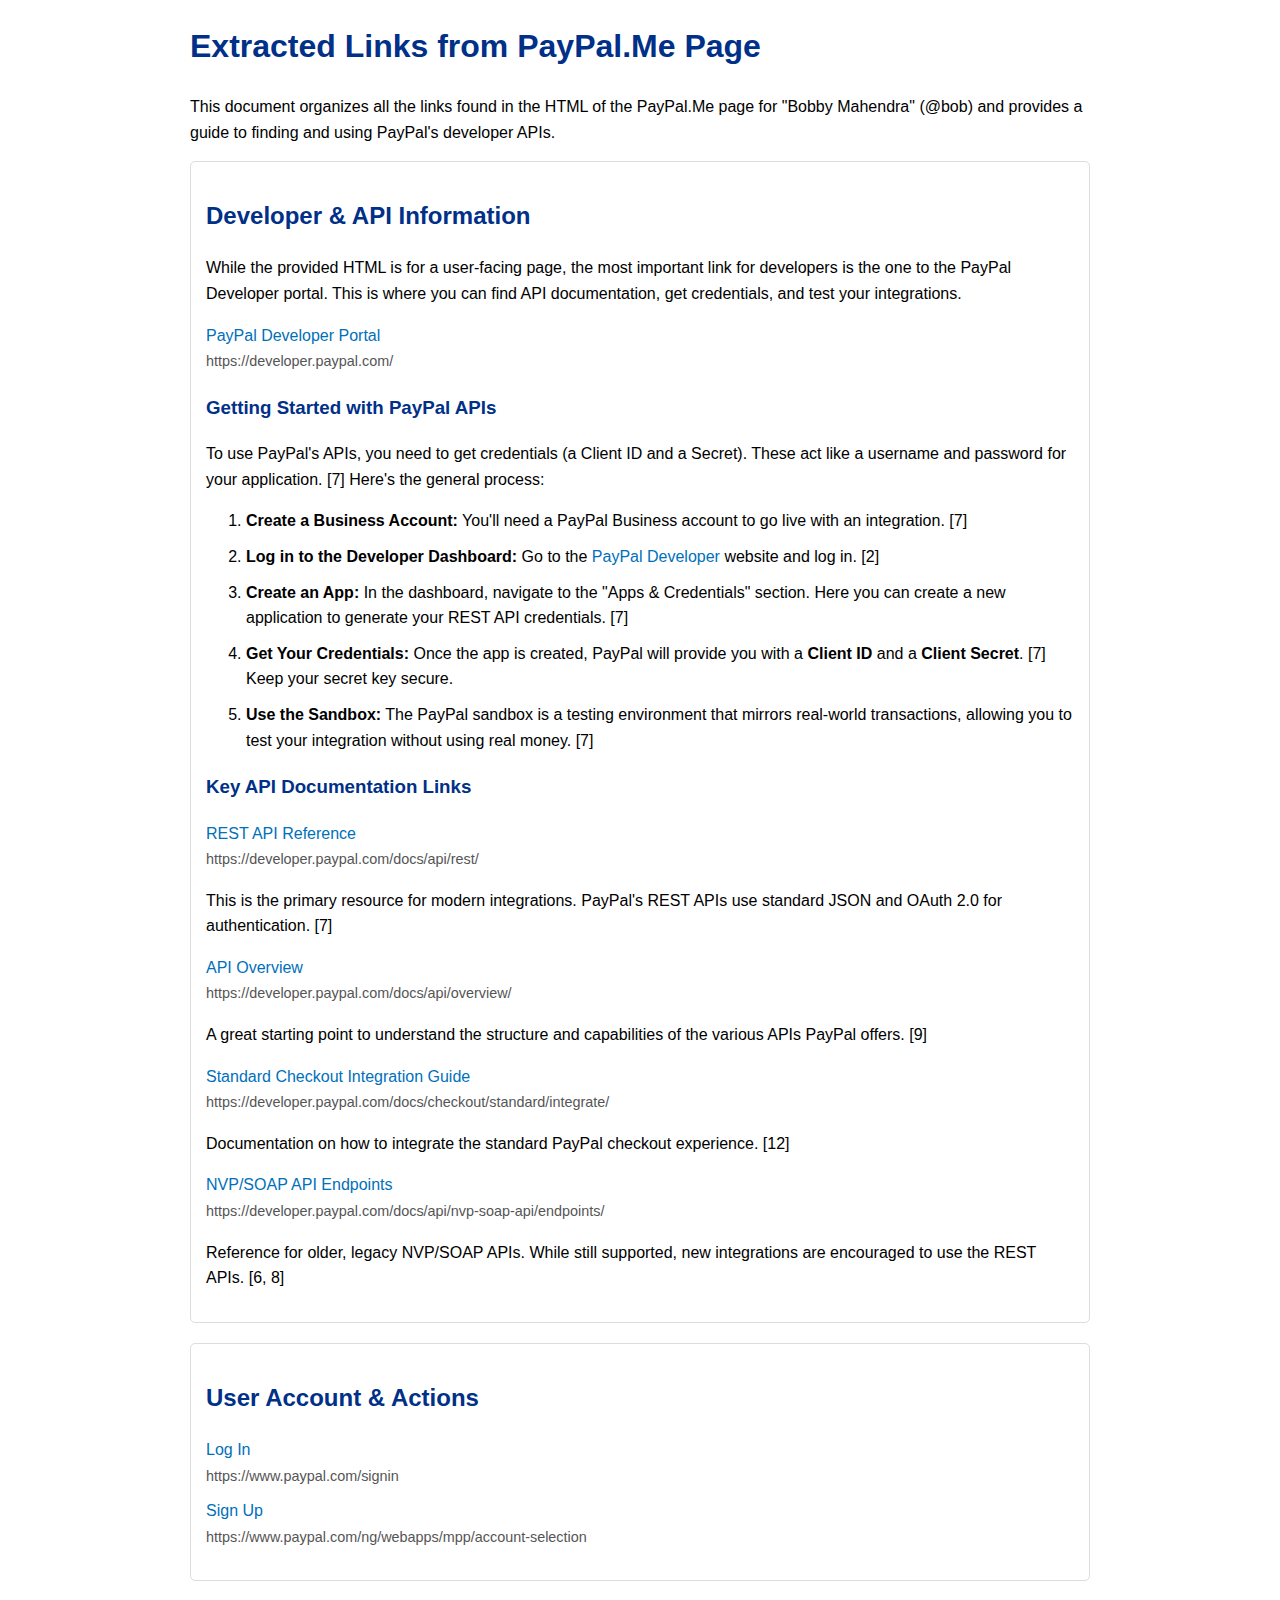
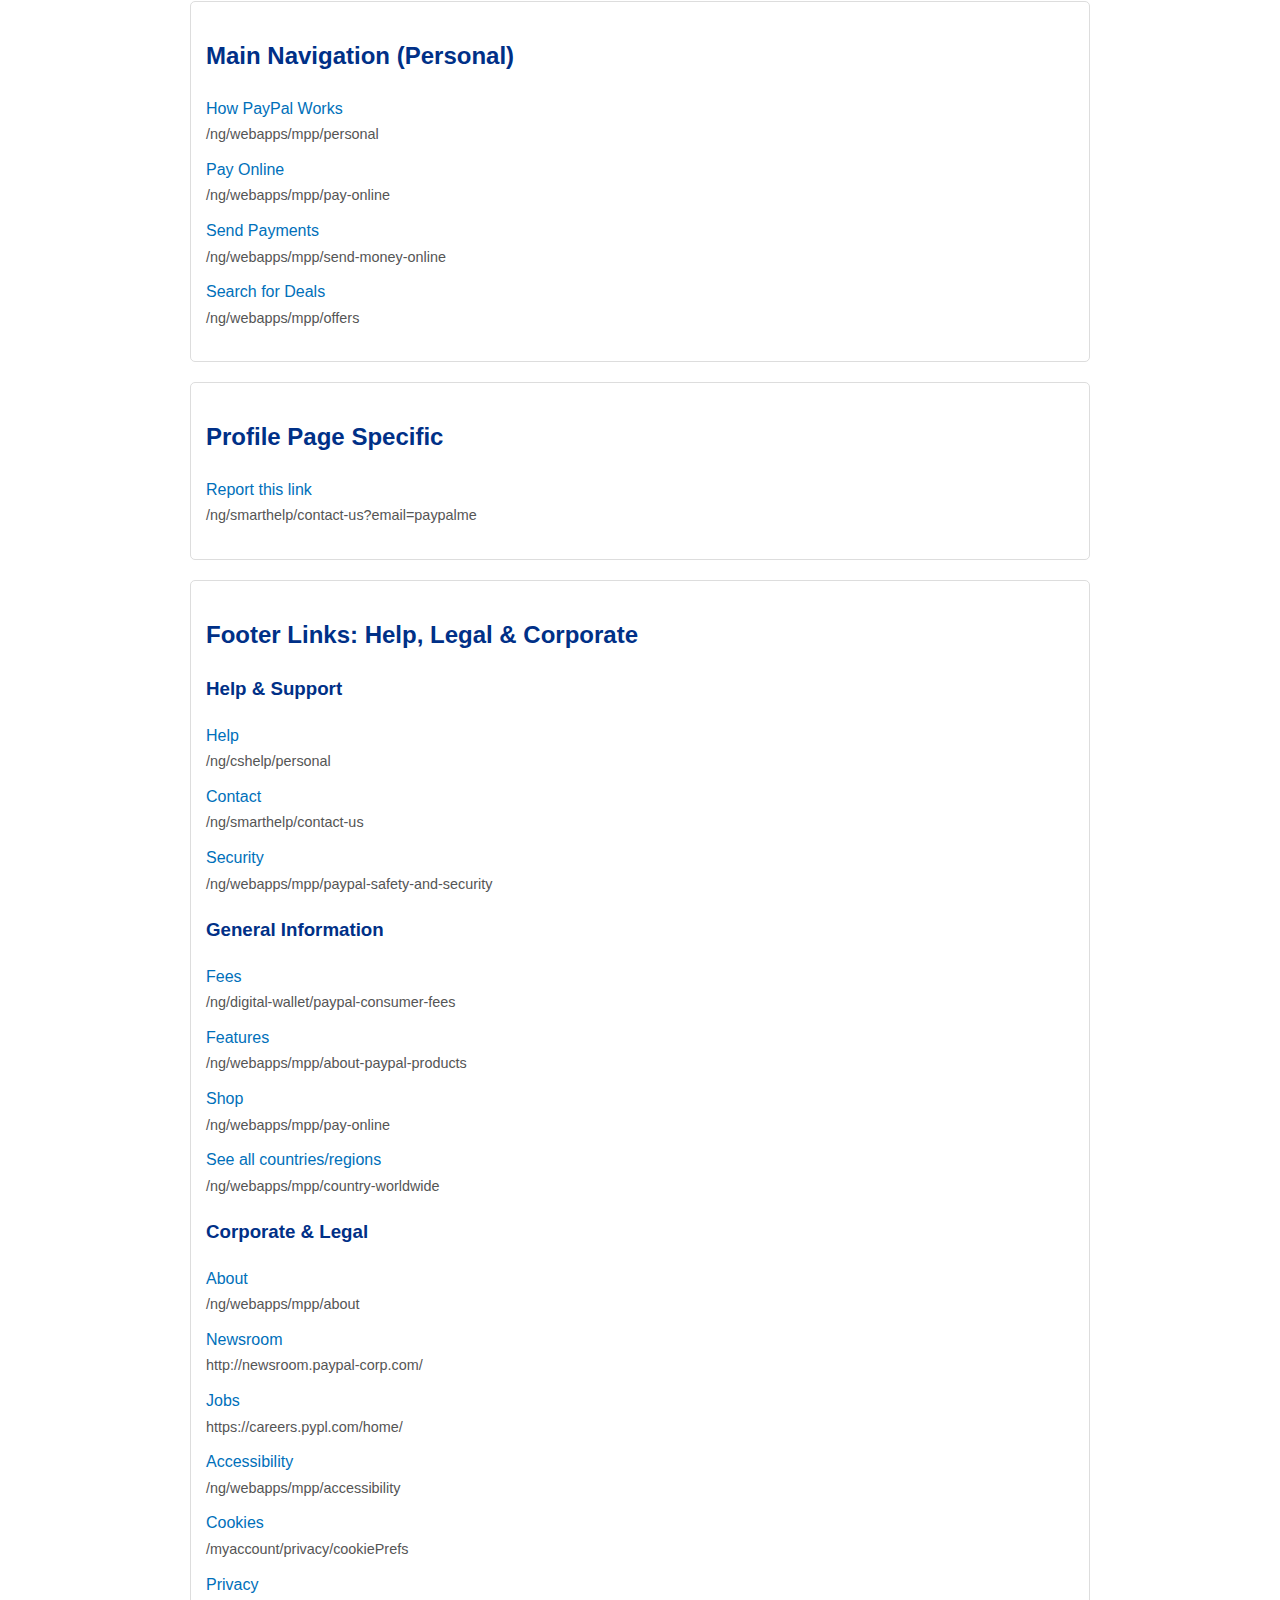
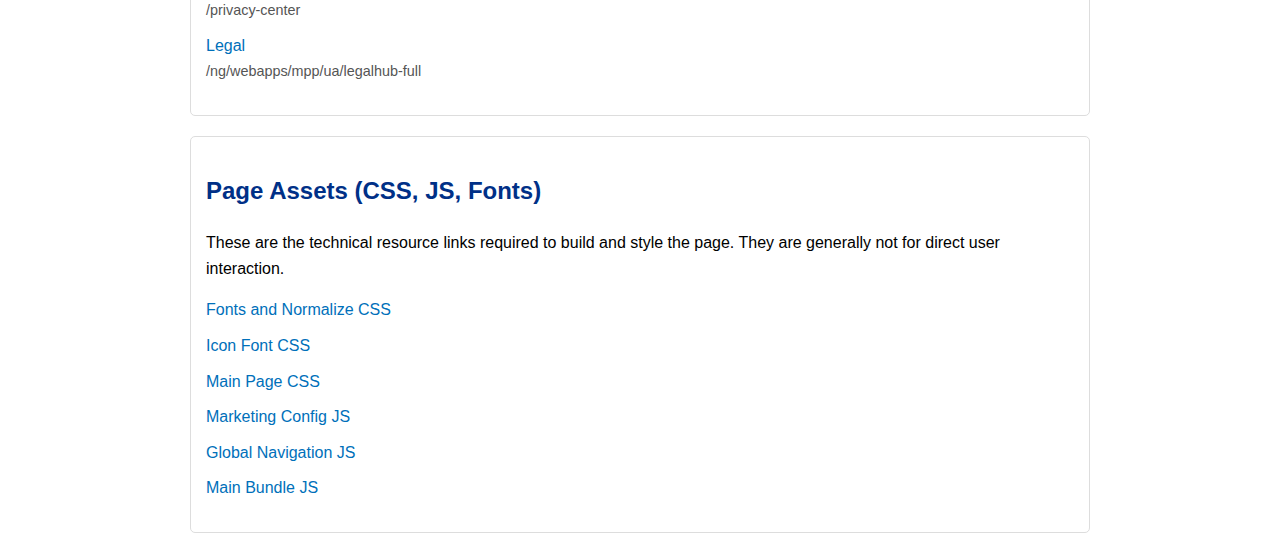
<file: hui.html>
<!DOCTYPE html>
<html lang="en">
  <head>
    <meta charset="UTF-8" />
    <meta name="viewport" content="width=device-width, initial-scale=1.0" />
    <title>Extracted PayPal Links and API Guide</title>
    <style>
      body {
        font-family: Arial, sans-serif;
        line-height: 1.6;
        margin: 20px;
      }
      h1,
      h2,
      h3 {
        color: #003087;
      }
      a {
        color: #0070ba;
        text-decoration: none;
      }
      a:hover {
        text-decoration: underline;
      }
      .container {
        max-width: 900px;
        margin: auto;
      }
      .category {
        border: 1px solid #ddd;
        padding: 15px;
        margin-bottom: 20px;
        border-radius: 5px;
      }
      ul {
        list-style-type: none;
        padding-left: 0;
      }
      li {
        margin-bottom: 10px;
      }
      code {
        background-color: #f4f4f4;
        padding: 2px 5px;
        border-radius: 3px;
      }
      .url {
        color: #555;
        font-size: 0.9em;
      }
    </style>
  </head>
  <body>
    <div class="container">
      <h1>Extracted Links from PayPal.Me Page</h1>
      <p>
        This document organizes all the links found in the HTML of the PayPal.Me
        page for "Bobby Mahendra" (@bob) and provides a guide to finding and
        using PayPal's developer APIs.
      </p>

      <!-- API and Developer Information -->
      <div class="category">
        <h2>Developer & API Information</h2>
        <p>
          While the provided HTML is for a user-facing page, the most important
          link for developers is the one to the PayPal Developer portal. This is
          where you can find API documentation, get credentials, and test your
          integrations.
        </p>
        <ul>
          <li>
            <a href="https://developer.paypal.com/" target="_blank"
              >PayPal Developer Portal</a
            ><br />
            <span class="url">https://developer.paypal.com/</span>
          </li>
        </ul>

        <h3>Getting Started with PayPal APIs</h3>
        <p>
          To use PayPal's APIs, you need to get credentials (a Client ID and a
          Secret). These act like a username and password for your application.
          [7] Here's the general process:
        </p>
        <ol>
          <li>
            <strong>Create a Business Account:</strong> You'll need a PayPal
            Business account to go live with an integration. [7]
          </li>
          <li>
            <strong>Log in to the Developer Dashboard:</strong> Go to the
            <a href="https://developer.paypal.com/" target="_blank"
              >PayPal Developer</a
            >
            website and log in. [2]
          </li>
          <li>
            <strong>Create an App:</strong> In the dashboard, navigate to the
            "Apps & Credentials" section. Here you can create a new application
            to generate your REST API credentials. [7]
          </li>
          <li>
            <strong>Get Your Credentials:</strong> Once the app is created,
            PayPal will provide you with a <strong>Client ID</strong> and a
            <strong>Client Secret</strong>. [7] Keep your secret key secure.
          </li>
          <li>
            <strong>Use the Sandbox:</strong> The PayPal sandbox is a testing
            environment that mirrors real-world transactions, allowing you to
            test your integration without using real money. [7]
          </li>
        </ol>

        <h3>Key API Documentation Links</h3>
        <ul>
          <li>
            <a
              href="https://developer.paypal.com/docs/api/rest/"
              target="_blank"
              >REST API Reference</a
            ><br />
            <span class="url">https://developer.paypal.com/docs/api/rest/</span>
            <p>
              This is the primary resource for modern integrations. PayPal's
              REST APIs use standard JSON and OAuth 2.0 for authentication. [7]
            </p>
          </li>
          <li>
            <a
              href="https://developer.paypal.com/docs/api/overview/"
              target="_blank"
              >API Overview</a
            ><br />
            <span class="url"
              >https://developer.paypal.com/docs/api/overview/</span
            >
            <p>
              A great starting point to understand the structure and
              capabilities of the various APIs PayPal offers. [9]
            </p>
          </li>
          <li>
            <a
              href="https://developer.paypal.com/docs/checkout/standard/integrate/"
              target="_blank"
              >Standard Checkout Integration Guide</a
            ><br />
            <span class="url"
              >https://developer.paypal.com/docs/checkout/standard/integrate/</span
            >
            <p>
              Documentation on how to integrate the standard PayPal checkout
              experience. [12]
            </p>
          </li>
          <li>
            <a
              href="https://developer.paypal.com/docs/api/nvp-soap-api/endpoints/"
              target="_blank"
              >NVP/SOAP API Endpoints</a
            ><br />
            <span class="url"
              >https://developer.paypal.com/docs/api/nvp-soap-api/endpoints/</span
            >
            <p>
              Reference for older, legacy NVP/SOAP APIs. While still supported,
              new integrations are encouraged to use the REST APIs. [6, 8]
            </p>
          </li>
        </ul>
      </div>

      <!-- Extracted Links from HTML -->
      <div class="category">
        <h2>User Account & Actions</h2>
        <ul>
          <li>
            <a href="https://www.paypal.com/signin" target="_blank">Log In</a
            ><br /><span class="url">https://www.paypal.com/signin</span>
          </li>
          <li>
            <a
              href="https://www.paypal.com/ng/webapps/mpp/account-selection"
              target="_blank"
              >Sign Up</a
            ><br /><span class="url"
              >https://www.paypal.com/ng/webapps/mpp/account-selection</span
            >
          </li>
        </ul>
      </div>

      <div class="category">
        <h2>Main Navigation (Personal)</h2>
        <ul>
          <li>
            <a
              href="https://www.paypal.com/ng/webapps/mpp/personal"
              target="_blank"
              >How PayPal Works</a
            ><br /><span class="url">/ng/webapps/mpp/personal</span>
          </li>
          <li>
            <a
              href="https://www.paypal.com/ng/webapps/mpp/pay-online"
              target="_blank"
              >Pay Online</a
            ><br /><span class="url">/ng/webapps/mpp/pay-online</span>
          </li>
          <li>
            <a
              href="https://www.paypal.com/ng/webapps/mpp/send-money-online"
              target="_blank"
              >Send Payments</a
            ><br /><span class="url">/ng/webapps/mpp/send-money-online</span>
          </li>
          <li>
            <a
              href="https://www.paypal.com/ng/webapps/mpp/offers"
              target="_blank"
              >Search for Deals</a
            ><br /><span class="url">/ng/webapps/mpp/offers</span>
          </li>
        </ul>
      </div>

      <div class="category">
        <h2>Profile Page Specific</h2>
        <ul>
          <li>
            <a
              href="https://www.paypal.com/ng/smarthelp/contact-us?email=paypalme"
              target="_blank"
              >Report this link</a
            ><br /><span class="url"
              >/ng/smarthelp/contact-us?email=paypalme</span
            >
          </li>
        </ul>
      </div>

      <div class="category">
        <h2>Footer Links: Help, Legal & Corporate</h2>
        <h3>Help & Support</h3>
        <ul>
          <li>
            <a href="https://www.paypal.com/ng/cshelp/personal" target="_blank"
              >Help</a
            ><br /><span class="url">/ng/cshelp/personal</span>
          </li>
          <li>
            <a
              href="https://www.paypal.com/ng/smarthelp/contact-us"
              target="_blank"
              >Contact</a
            ><br /><span class="url">/ng/smarthelp/contact-us</span>
          </li>
          <li>
            <a
              href="https://www.paypal.com/ng/webapps/mpp/paypal-safety-and-security"
              target="_blank"
              >Security</a
            ><br /><span class="url"
              >/ng/webapps/mpp/paypal-safety-and-security</span
            >
          </li>
        </ul>

        <h3>General Information</h3>
        <ul>
          <li>
            <a
              href="https://www.paypal.com/ng/digital-wallet/paypal-consumer-fees"
              target="_blank"
              >Fees</a
            ><br /><span class="url"
              >/ng/digital-wallet/paypal-consumer-fees</span
            >
          </li>
          <li>
            <a
              href="https://www.paypal.com/ng/webapps/mpp/about-paypal-products"
              target="_blank"
              >Features</a
            ><br /><span class="url"
              >/ng/webapps/mpp/about-paypal-products</span
            >
          </li>
          <li>
            <a
              href="https://www.paypal.com/ng/webapps/mpp/pay-online"
              target="_blank"
              >Shop</a
            ><br /><span class="url">/ng/webapps/mpp/pay-online</span>
          </li>
          <li>
            <a
              href="https://www.paypal.com/ng/webapps/mpp/country-worldwide"
              target="_blank"
              >See all countries/regions</a
            ><br /><span class="url">/ng/webapps/mpp/country-worldwide</span>
          </li>
        </ul>

        <h3>Corporate & Legal</h3>
        <ul>
          <li>
            <a
              href="https://www.paypal.com/ng/webapps/mpp/about"
              target="_blank"
              >About</a
            ><br /><span class="url">/ng/webapps/mpp/about</span>
          </li>
          <li>
            <a href="http://newsroom.paypal-corp.com/" target="_blank"
              >Newsroom</a
            ><br /><span class="url">http://newsroom.paypal-corp.com/</span>
          </li>
          <li>
            <a href="https://careers.pypl.com/home/" target="_blank">Jobs</a
            ><br /><span class="url">https://careers.pypl.com/home/</span>
          </li>
          <li>
            <a
              href="https://www.paypal.com/ng/webapps/mpp/accessibility"
              target="_blank"
              >Accessibility</a
            ><br /><span class="url">/ng/webapps/mpp/accessibility</span>
          </li>
          <li>
            <a
              href="https://www.paypal.com/myaccount/privacy/cookiePrefs"
              target="_blank"
              >Cookies</a
            ><br /><span class="url">/myaccount/privacy/cookiePrefs</span>
          </li>
          <li>
            <a href="https://www.paypal.com/privacy-center" target="_blank"
              >Privacy</a
            ><br /><span class="url">/privacy-center</span>
          </li>
          <li>
            <a
              href="https://www.paypal.com/ng/webapps/mpp/ua/legalhub-full"
              target="_blank"
              >Legal</a
            ><br /><span class="url">/ng/webapps/mpp/ua/legalhub-full</span>
          </li>
        </ul>
      </div>

      <div class="category">
        <h2>Page Assets (CSS, JS, Fonts)</h2>
        <p>
          These are the technical resource links required to build and style the
          page. They are generally not for direct user interaction.
        </p>
        <ul>
          <li>
            <a
              href="https://www.paypalobjects.com/paypal-ui/web/fonts-and-normalize/1-1-0/fonts-and-normalize.min.css"
              target="_blank"
              >Fonts and Normalize CSS</a
            >
          </li>
          <li>
            <a
              href="https://www.paypalobjects.com/paypal-ui/web/icon-font/0-0-1/icon-font.min.css"
              target="_blank"
              >Icon Font CSS</a
            >
          </li>
          <li>
            <a
              href="https://www.paypalobjects.com/web/res/6a3/8b4bebc0bf0addaa88bee13569813/js/client/main.css"
              target="_blank"
              >Main Page CSS</a
            >
          </li>
          <li>
            <a
              href="https://www.paypalobjects.com/martech/tm/paypal/mktconf.js"
              target="_blank"
              >Marketing Config JS</a
            >
          </li>
          <li>
            <a
              href="https://www.paypalobjects.com/globalnav/js/main-DAguvxPi.js"
              target="_blank"
              >Global Navigation JS</a
            >
          </li>
          <li>
            <a
              href="https://www.paypalobjects.com/web/res/6a3/8b4bebc0bf0addaa88bee13569813/js/client/main.bundle.js"
              target="_blank"
              >Main Bundle JS</a
            >
          </li>
        </ul>
      </div>
    </div>
  </body>
</html>
</file>
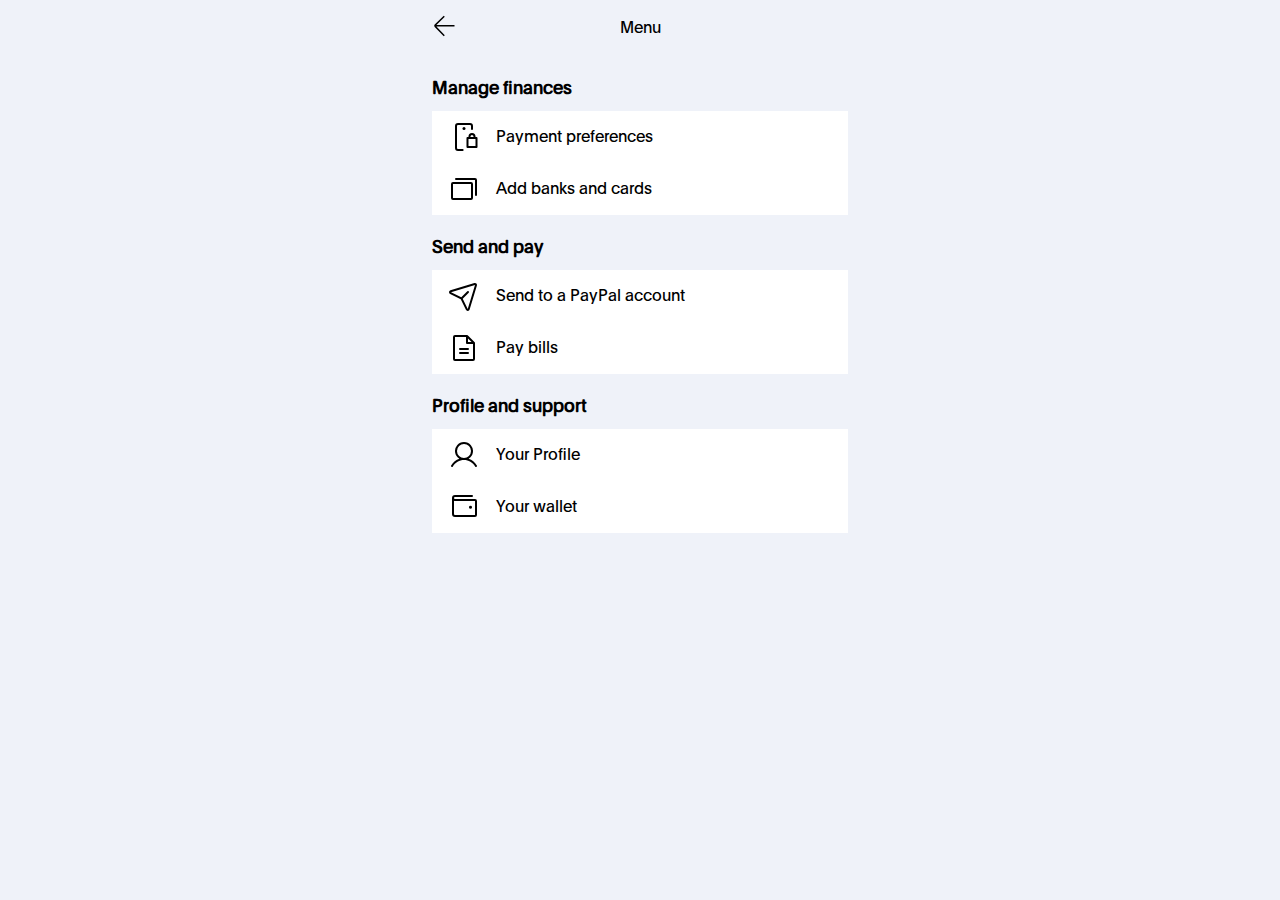
<file: menu.html>
<!DOCTYPE html>
<html lang="en">
  <head>
    <meta charset="UTF-8" />
    <meta name="viewport" content="width=device-width, initial-scale=1.0" />
    <title>Menu - PayPal</title>
    <style>
      /* --- FONT DEFINITIONS --- */
      @font-face {
        /* Only using this font for the entire page now */
        font-family: "PayPal-Open-Regular";
        src: url("fonts/pay_pal_open_regular.otf") format("opentype");
        font-weight: normal;
        font-style: normal;
      }

      /* --- GLOBAL STYLES --- */
      *,
      *::before,
      *::after {
        box-sizing: border-box;
        margin: 0;
        padding: 0;
      }

      body {
        /* Applied the single font family to the entire page */
        font-family: "PayPal-Open-Regular", -apple-system, sans-serif;
        background-color: #eff2f9;
        color: #000000;
      }

      #mobile-container {
        max-width: 448px;
        margin: 0 auto;
        background-color: #eff2f9;
        position: relative;
        min-height: 100vh;
      }

      /* --- HEADER --- */
      .menu-header {
        display: flex;
        align-items: center;
        justify-content: center;
        padding: 16px;
        position: relative;
        height: 56px;
      }

      .menu-header .back-button {
        position: absolute;
        left: 16px;
        top: 50%;
        transform: translateY(-50%);
        cursor: pointer;
      }

      .menu-header .back-button svg {
        width: 24px;
        height: 24px;
      }

      .menu-header .back-button svg path {
        fill: #000000;
      }

      .menu-header .title {
        font-size: 1rem;
        font-weight: 500; /* Bolding text to match visual hierarchy */
      }

      /* --- MAIN CONTENT --- */
      main {
        padding: 0 16px;
      }

      .menu-section {
        margin-top: 24px;
      }

      .menu-section-title {
        font-weight: 700;
        font-size: 1.1rem;
        margin-bottom: 12px;
      }

      .menu-card {
        background-color: #ffffff;
        /* Removed border-radius */
      }

      .menu-item {
        display: flex;
        align-items: center;
        gap: 16px;
        /* Reduced vertical padding to make the card height smaller */
        padding: 10px 16px;
        cursor: pointer;
      }
      .menu-item-icon {
        flex-shrink: 0;
      }

      .menu-item-icon svg {
        width: 32px;
        height: 32px;
        display: block;
      }

      .menu-item-icon svg path {
        fill: #000000;
      }

      .menu-item-text {
        font-size: 1rem;
        color: #000000;
      }
    </style>
  </head>
  <body>
    <div id="mobile-container">
      <header class="menu-header">
        <a href="home.html">
          <div class="back-button">
            <!-- iab_ic_back.svg -->
            <svg
              xmlns="http://www.w3.org/2000/svg"
              width="24"
              height="24"
              viewBox="0 0 16 16"
            >
              <path
                d="M8.5285,1.4998L7.825,0.7891L1.8066,6.717C1.3749,7.1444 1.3713,7.8408 1.7987,8.2726L7.825,14.4998L8.5356,13.7962L2.9262,7.9998H15.0019V6.9998H2.9446L8.5285,1.4998Z"
              />
            </svg></div
        ></a>
        <span class="title">Menu</span>
      </header>

      <main>
        <!-- Manage finances Section -->
        <section class="menu-section">
          <h2 class="menu-section-title">Manage finances</h2>
          <div class="menu-card">
            <div class="menu-item">
              <div class="menu-item-icon">
                <!-- ui_online_shopping.svg -->
                <svg
                  xmlns="http://www.w3.org/2000/svg"
                  width="24"
                  height="24"
                  viewBox="0 0 24 24"
                >
                  <path
                    d="M16.5 1.5h-9a2.25 2.25 0 0 0-2.25 2.25v16.5A2.25 2.25 0 0 0 7.5 22.5h3.48a0.75 0.75 0 1 0 0-1.5H7.5a0.75 0.75 0 0 1-0.75-0.75V3.75A0.75 0.75 0 0 1 7.5 3h9a0.75 0.75 0 0 1 0.75 0.75v2.33a0.75 0.75 0 0 0 1.5 0V3.75A2.25 2.25 0 0 0 16.5 1.5z"
                  />
                  <path
                    d="M13.13 5.63a1.13 1.13 0 1 1-2.26 0a1.13 1.13 0 0 1 2.26 0z"
                  />
                  <path
                    d="M20.63 12.02h0.75a0.75 0.75 0 0 1 0.75 0.75v6.75a0.75 0.75 0 0 1-0.75 0.75h-6.75a0.75 0.75 0 0 1-0.76-0.75v-6.75a0.75 0.75 0 0 1 0.76-0.75h0.74v-0.37a2.63 2.63 0 0 1 5.26 0v0.37zm-3.42-1.17c-0.22 0.21-0.34 0.5-0.34 0.8v0.37h2.25v-0.37a1.13 1.13 0 0 0-1.92-0.8zm-1.84 2.67v5.25h5.25v-5.25h-5.25z"
                    fill-rule="evenodd"
                  />
                </svg>
              </div>
              <span class="menu-item-text">Payment preferences</span>
            </div>
            <div class="menu-item">
              <div class="menu-item-icon">
                <!-- ui_card_stack.svg -->
                <svg
                  xmlns="http://www.w3.org/2000/svg"
                  width="24"
                  height="24"
                  viewBox="0 0 24 24"
                >
                  <path
                    d="M17.25 6.75H3.75a1.5 1.5 0 0 0-1.5 1.5v10.5a1.5 1.5 0 0 0 1.5 1.5h13.5a1.5 1.5 0 0 0 1.5-1.5V8.25a1.5 1.5 0 0 0-1.5-1.5zm0 12H3.75V8.25h13.5v10.5zm4.5-13.5V16.5a0.75 0.75 0 1 1-1.5 0V5.25H6a0.75 0.75 0 0 1 0-1.5h14.25a1.5 1.5 0 0 1 1.5 1.5z"
                  />
                </svg>
              </div>
              <span class="menu-item-text">Add banks and cards</span>
            </div>
          </div>
        </section>

        <!-- Send and pay Section -->
        <section class="menu-section">
          <h2 class="menu-section-title">Send and pay</h2>
          <div class="menu-card">
            <div class="menu-item">
              <div class="menu-item-icon">
                <!-- ui_send_to_bank.svg -->
                <svg
                  xmlns="http://www.w3.org/2000/svg"
                  width="24"
                  height="24"
                  viewBox="0 0 24 24"
                >
                  <path
                    d="M21.31 2.69a1.5 1.5 0 0 0-1.47-0.38h-0.01l-18 5.46a1.5 1.5 0 0 0-0.23 2.79l7.96 3.88l3.87 7.95a1.49 1.49 0 0 0 1.49 0.85a1.49 1.49 0 0 0 1.3-1.07l5.47-18V4.16a1.5 1.5 0 0 0-0.38-1.47zM14.8 21.74l-3.76-7.71l4.5-4.5a0.75 0.75 0 0 0-1.06-1.06l-4.5 4.5L2.26 9.2l17.99-5.46l-5.45 17.99z"
                  />
                </svg>
              </div>
              <span class="menu-item-text">Send to a PayPal account</span>
            </div>
            <div class="menu-item">
              <div class="menu-item-icon">
                <!-- ui_bill_payment.svg -->
                <svg
                  xmlns="http://www.w3.org/2000/svg"
                  width="24"
                  height="24"
                  viewBox="0 0 24 24"
                >
                  <path
                    d="M20.03 7.72l-5.25-5.25a0.75 0.75 0 0 0-0.53-0.22h-9a1.5 1.5 0 0 0-1.5 1.5v16.5a1.5 1.5 0 0 0 1.5 1.5h13.5a1.5 1.5 0 0 0 1.5-1.5v-12a0.75 0.75 0 0 0-0.22-0.53zM15 4.81l2.69 2.69H15V4.81zm3.75 15.44H5.25V3.75h8.25v4.5A0.75 0.75 0 0 0 14.25 9h4.5v11.25zm-3-7.5A0.75 0.75 0 0 1 15 13.5H9A0.75 0.75 0 1 1 9 12h6a0.75 0.75 0 0 1 0.75 0.75zm0 3A0.75 0.75 0 0 1 15 16.5H9A0.75 0.75 0 1 1 9 15h6a0.75 0.75 0 0 1 0.75 0.75z"
                  />
                </svg>
              </div>
              <span class="menu-item-text">Pay bills</span>
            </div>
          </div>
        </section>

        <!-- Profile and support Section -->
        <section class="menu-section">
          <h2 class="menu-section-title">Profile and support</h2>
          <div class="menu-card">
            <div class="menu-item">
              <div class="menu-item-icon">
                <!-- ui_user_profile.svg -->
                <svg
                  xmlns="http://www.w3.org/2000/svg"
                  width="24"
                  height="24"
                  viewBox="0 0 24 24"
                >
                  <path
                    d="M21.65 19.88c-1.43-2.47-3.63-4.24-6.2-5.08a6.75 6.75 0 1 0-6.9 0c-2.57 0.84-4.77 2.6-6.2 5.07a0.75 0.75 0 1 0 1.3 0.75c1.77-3.05 4.89-4.87 8.35-4.87s6.58 1.82 8.35 4.88a0.75 0.75 0 1 0 1.3-0.75zM6.75 9a5.25 5.25 0 1 1 10.5 0a5.25 5.25 0 0 1-10.5 0z"
                  />
                </svg>
              </div>
              <span class="menu-item-text">Your Profile</span>
            </div>
            <div class="menu-item">
              <div class="menu-item-icon">
                <!-- ui_wallet.svg -->
                <svg
                  xmlns="http://www.w3.org/2000/svg"
                  width="24"
                  height="24"
                  viewBox="0 0 24 24"
                >
                  <path
                    d="M20.25 6h-15a0.75 0.75 0 0 1 0-1.5H18A0.75 0.75 0 1 0 18 3H5.25A2.25 2.25 0 0 0 3 5.25v12a2.25 2.25 0 0 0 2.25 2.25h15a1.5 1.5 0 0 0 1.5-1.5V7.5a1.5 1.5 0 0 0-1.5-1.5zm0 12h-15a0.75 0.75 0 0 1-0.75-0.75V7.37C4.74 7.46 5 7.5 5.25 7.5h15V18zm-4.5-5.63a1.13 1.13 0 1 1 2.25 0a1.13 1.13 0 0 1-2.25 0z"
                  />
                </svg>
              </div>
              <span class="menu-item-text">Your wallet</span>
            </div>
          </div>
        </section>
      </main>
    </div>
  </body>
</html>
</file>
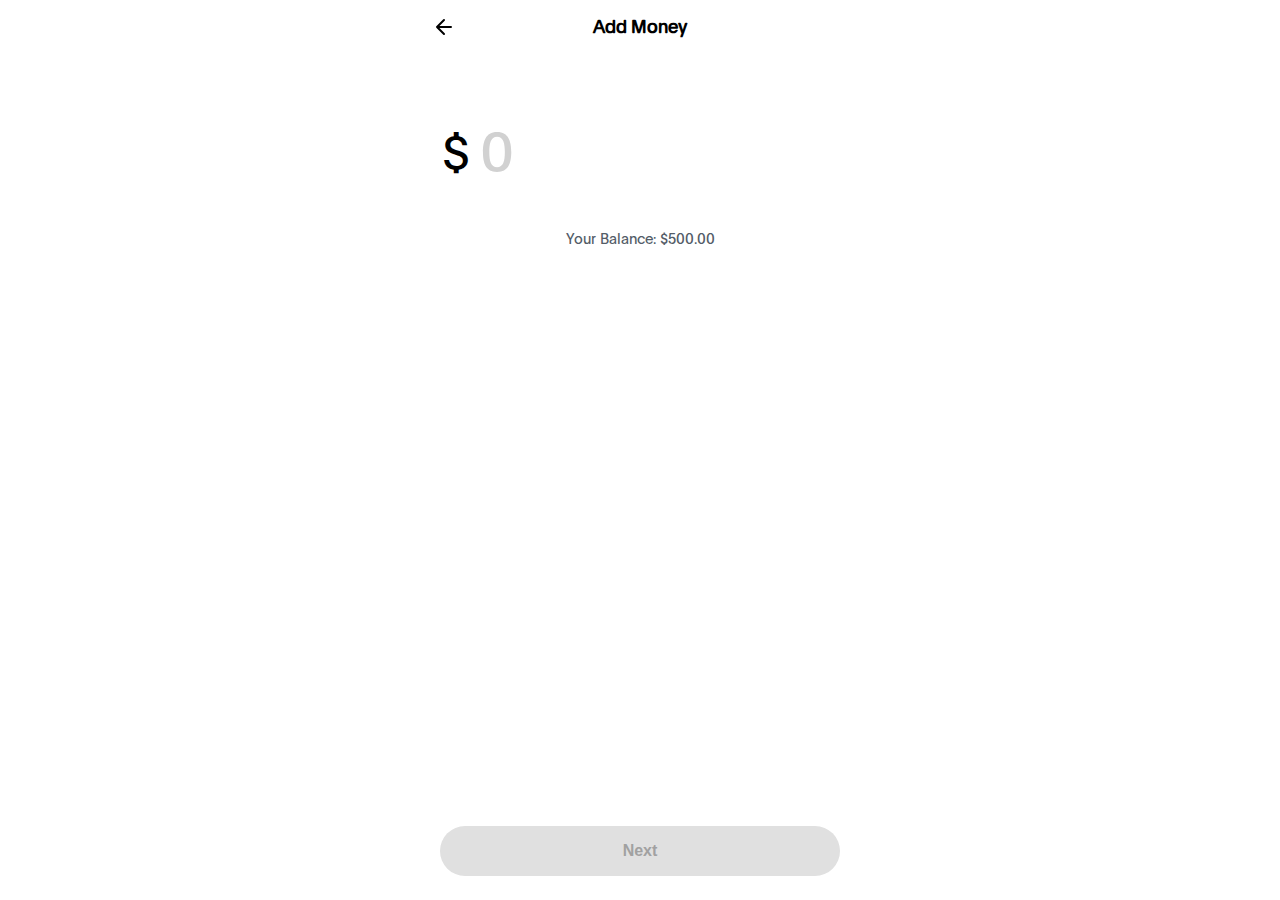
<file: money.html>
<!DOCTYPE html>
<html lang="en">
  <head>
    <meta charset="UTF-8" />
    <meta name="viewport" content="width=device-width, initial-scale=1.0" />
    <title>Add Money - PayPal</title>
    <style>
      /* --- FONT DEFINITIONS (assuming they are in a /fonts folder) --- */
      @font-face {
        font-family: "PayPal-Sans-Black";
        src: url("fonts/pay_pal_pro_black.otf") format("opentype");
        font-weight: 900;
        font-style: normal;
      }
      @font-face {
        font-family: "PayPal-Open-Regular";
        src: url("fonts/pay_pal_open_regular.otf") format("opentype");
        font-weight: normal;
        font-style: normal;
      }
      @font-face {
        font-family: "PayPal-Open-Plain";
        src: url("fonts/pay_pal_plain_regular.otf") format("opentype");
        font-weight: normal;
        font-style: normal;
      }

      /* --- GLOBAL STYLES & VARIABLES --- */
      :root {
        --background-color: #ffffff;
        --text-primary: #000000;
        --text-secondary: #545d68;
        --paypal-blue: #0070ba;
        --border-color: #d1d1d1;
      }

      *,
      *::before,
      *::after {
        box-sizing: border-box;
        margin: 0;
        padding: 0;
      }

      body {
        font-family: "PayPal-Open-Regular", -apple-system, sans-serif;
        background-color: var(--background-color);
        color: var(--text-primary);
      }

      #mobile-container {
        max-width: 448px;
        margin: 0 auto;
        background-color: var(--background-color);
        min-height: 100vh;
        display: flex;
        flex-direction: column;
      }

      /* --- NEW HIGH-END HEADER --- */
      .page-header {
        display: flex;
        align-items: center;
        padding: 16px;
        height: 56px;
        flex-shrink: 0;
        position: relative;
      }
      .back-button {
        position: absolute;
        left: 16px;
        background: none;
        border: none;
        cursor: pointer;
      }
      .back-button svg {
        width: 24px;
        height: 24px;
      }
      .page-title {
        font-size: 1.1rem;
        font-weight: 600;
        text-align: center;
        flex-grow: 1; /* Allows the title to center properly */
      }

      /* --- MAIN CONTENT & AMOUNT INPUT --- */
      main {
        flex-grow: 1;
        display: flex;
        flex-direction: column;
        padding: 24px;
      }

      .amount-input-wrapper {
        display: flex;
        align-items: center;
        justify-content: center;
        margin: 48px 0;
      }
      .currency-symbol {
        font-family: "PayPal-Open-Plain";
        font-size: 3rem;
        color: #000;
        margin-right: 8px;
      }
      #amount-input {
        font-family: "PayPal-Open-Plain";
        font-size: 3.5rem;
        border: none;
        outline: none;
        background: transparent;

        width: 100%;
        caret-color: var(--paypal-blue); /* Custom cursor color */
      }
      #amount-input::placeholder {
        color: #d1d1d1;
      }

      .current-balance {
        text-align: center;
        color: var(--text-secondary);
        font-size: 0.9rem;
        margin-bottom: auto; /* Pushes everything above it up */
      }

      /* --- ADD MESSAGE & NEXT BUTTON --- */
      .add-message-input {
        width: 100%;
        border: none;
        outline: none;
        font-size: 1rem;
        border-bottom: 1px solid var(--border-color);
        padding: 12px 0;
        margin-bottom: 24px;
      }
      .add-message-input:focus {
        border-bottom-color: var(--paypal-blue);
      }

      .primary-btn {
        width: 100%;
        background-color: var(--text-primary);
        color: #ffffff;
        border: none;
        padding: 16px;
        font-size: 1rem;
        font-weight: 700;
        border-radius: 30px;
        cursor: pointer;
        transition: opacity 0.3s, background-color 0.3s;
      }
      .primary-btn:disabled {
        background-color: #e0e0e0;
        color: #a1a1a1;
        cursor: not-allowed;
      }

      /* --- OVERLAYS (LOADING & SUCCESS) --- */
      .overlay {
        position: fixed;
        top: 0;
        left: 0;
        right: 0;
        bottom: 0;
        background-color: rgba(0, 0, 0, 0.6);
        display: flex;
        align-items: center;
        justify-content: center;
        z-index: 999;
        opacity: 0;
        pointer-events: none;
        transition: opacity 0.3s ease;
      }
      .overlay.visible {
        opacity: 1;
        pointer-events: auto;
      }
      .spinner {
        width: 44px;
        height: 44px;
        border: 3px solid rgba(255, 255, 255, 0.3);
        border-top-color: #ffffff;
        border-radius: 50%;
        animation: spin 1s linear infinite;
      }
      @keyframes spin {
        from {
          transform: rotate(0deg);
        }
        to {
          transform: rotate(360deg);
        }
      }
      /* --- UPDATED SUCCESS OVERLAY STYLES --- */
      #success-overlay {
        background-color: var(--background-color);
      }
      .success-content {
        text-align: center;
        padding: 24px;
        display: flex;
        flex-direction: column;
        justify-content: center; /* Center content vertically */
        height: 100%;
        width: 100%;
        max-width: 448px;
      }
      .success-message {
        flex-grow: 1;
        display: flex;
        flex-direction: column;
        align-items: center;
        justify-content: center;
      }
      .success-text {
        font-family: "PayPal-Sans-Black", sans-serif;
        font-size: 1.8rem; /* Larger font size */
        line-height: 1.3;
        font-weight: 900;
      }
      .success-secondary-text {
        font-size: 1rem;
        color: var(--text-secondary);
        margin-top: 16px;
        line-height: 1.5;
      }
      .feedback-link {
        color: var(--paypal-blue);
        font-weight: 600;
        text-decoration: none;
        margin-top: 24px;
      }
      /* The footer inside the overlay will inherit the main footer styles */
      #success-overlay footer {
        background: transparent; /* Make its background transparent */
        width: 100%;
      }
    </style>
  </head>
  <body>
    <div id="mobile-container">
      <header class="page-header">
        <button class="back-button" onclick="window.history.back()">
          <svg
            xmlns="http://www.w3.org/2000/svg"
            viewBox="0 0 24 24"
            fill="none"
            stroke="currentColor"
            stroke-width="2"
            stroke-linecap="round"
            stroke-linejoin="round"
          >
            <path d="M19 12H5M12 19l-7-7 7-7" />
          </svg>
        </button>
        <h1 class="page-title">Add Money</h1>
      </header>

      <main>
        <div class="amount-input-wrapper">
          <span class="currency-symbol">$</span>
          <input
            type="text"
            id="amount-input"
            placeholder="0"
            inputmode="decimal"
          />
        </div>
        <div class="current-balance" id="current-balance"></div>

        <button class="primary-btn" id="confirm-btn" disabled>Next</button>
      </main>
    </div>

    <!-- Overlays -->
    <div class="overlay" id="loading-overlay"><div class="spinner"></div></div>
    <!-- COMPLETELY RESTRUCTURED SUCCESS OVERLAY -->
    <div class="overlay" id="success-overlay">
      <div class="success-content">
        <div class="success-message">
          <h2 class="success-text" id="success-text"></h2>
          <p class="success-secondary-text">
            We'll let you know when the funds have been added.
          </p>
          <a href="#" class="feedback-link">Tell us how we did</a>
        </div>
        <footer>
          <button class="primary-btn" id="done-btn">Done</button>
        </footer>
      </div>
    </div>

    <script>
      document.addEventListener("DOMContentLoaded", () => {
        // --- STATE & CONSTANTS ---
        let state = {
          currentMode: "add", // Simplified to one mode for this page
          currentBalance: 0,
          transactionHistory: [],
        };
        const MAX_AMOUNT = 99999.99;

        // --- DOM ELEMENTS ---
        const elements = {
          amountInput: document.getElementById("amount-input"),
          balanceDisplay: document.getElementById("current-balance"),
          confirmBtn: document.getElementById("confirm-btn"),
          loadingOverlay: document.getElementById("loading-overlay"),
          successOverlay: document.getElementById("success-overlay"),
          successText: document.getElementById("success-text"),
          doneBtn: document.getElementById("done-btn"),
        };

        // --- LOCAL STORAGE ---
        const storage = {
          getBalance: () =>
            parseFloat(localStorage.getItem("paypalBalance_v3") || "500.00"), // Start with some balance
          saveBalance: (balance) =>
            localStorage.setItem("paypalBalance_v3", balance.toString()),
          getHistory: () =>
            JSON.parse(localStorage.getItem("paypalHistory_v3") || "[]"),
          saveHistory: (history) =>
            localStorage.setItem("paypalHistory_v3", JSON.stringify(history)),
        };

        // --- UI UPDATE FUNCTIONS ---
        const updateUI = () => {
          elements.balanceDisplay.textContent = `Your Balance: $${state.currentBalance.toLocaleString(
            "en-US",
            { minimumFractionDigits: 2, maximumFractionDigits: 2 }
          )}`;
          const amount =
            parseFloat(elements.amountInput.value.replace(/,/g, "")) || 0;
          elements.confirmBtn.disabled = amount <= 0;
        };

        // --- ADVANCED FORMATTING LOGIC ---
        const formatCurrency = (value) => {
          // Sanitize input: remove non-digits and non-decimal characters
          let sanitized = value.replace(/[^\d.]/g, "");
          let [integerPart, decimalPart] = sanitized.split(".");

          // Prevent multiple decimals
          if (decimalPart !== undefined) {
            sanitized = `${integerPart}.${decimalPart}`;
          }

          // Enforce max value
          if (parseFloat(sanitized) > MAX_AMOUNT) {
            integerPart = "99999";
            decimalPart = "99";
          }

          // Enforce two decimal places
          if (decimalPart && decimalPart.length > 2) {
            decimalPart = decimalPart.substring(0, 2);
          }

          // Format integer with commas
          const formattedInteger = parseInt(integerPart || "0").toLocaleString(
            "en-US"
          );

          return decimalPart !== undefined
            ? `${formattedInteger}.${decimalPart}`
            : formattedInteger;
        };

        // --- TRANSACTION LOGIC ---
        const handleTransaction = () => {
          const amount = parseFloat(
            elements.amountInput.value.replace(/,/g, "")
          );
          if (isNaN(amount) || amount <= 0) return;

          elements.loadingOverlay.classList.add("visible");

          setTimeout(() => {
            // This page is for "Add Money", but the logic can be adapted
            const newBalance = state.currentBalance + amount;

            const newTransaction = {
              type: "add",
              amount: amount,
              timestamp: new Date().toISOString(),
            };

            state.transactionHistory.push(newTransaction);
            state.currentBalance = newBalance;

            storage.saveBalance(state.currentBalance);
            storage.saveHistory(state.transactionHistory);

            const formattedAmount = `$${amount.toLocaleString("en-US", {
              minimumFractionDigits: 2,
              maximumFractionDigits: 2,
            })}`;
            elements.successText.innerHTML = `You added <span>${formattedAmount}</span> to your PayPal balance.`;

            elements.loadingOverlay.classList.remove("visible");
            elements.successOverlay.classList.add("visible");

            elements.amountInput.value = "";
            updateUI();
          }, 2000);
        };

        // --- INITIALIZATION ---
        const initializePage = () => {
          state.currentBalance = storage.getBalance();
          state.transactionHistory = storage.getHistory();
          updateUI();
        };

        // --- EVENT LISTENERS ---
        elements.amountInput.addEventListener("input", (e) => {
          const cursorPosition = e.target.selectionStart;
          const originalLength = e.target.value.length;

          const formatted = formatCurrency(e.target.value);
          e.target.value = formatted;

          const newLength = formatted.length;
          const newCursorPosition =
            cursorPosition + (newLength - originalLength);
          e.target.setSelectionRange(newCursorPosition, newCursorPosition);

          updateUI();
        });

        elements.amountInput.addEventListener("focus", () => {
          if (elements.amountInput.value === "0")
            elements.amountInput.value = "";
        });

        elements.confirmBtn.addEventListener("click", handleTransaction);
        elements.doneBtn.addEventListener("click", () => {
          elements.successOverlay.classList.remove("visible");
        });

        // --- START THE APP ---
        initializePage();
      });
    </script>
  </body>
</html>
</file>
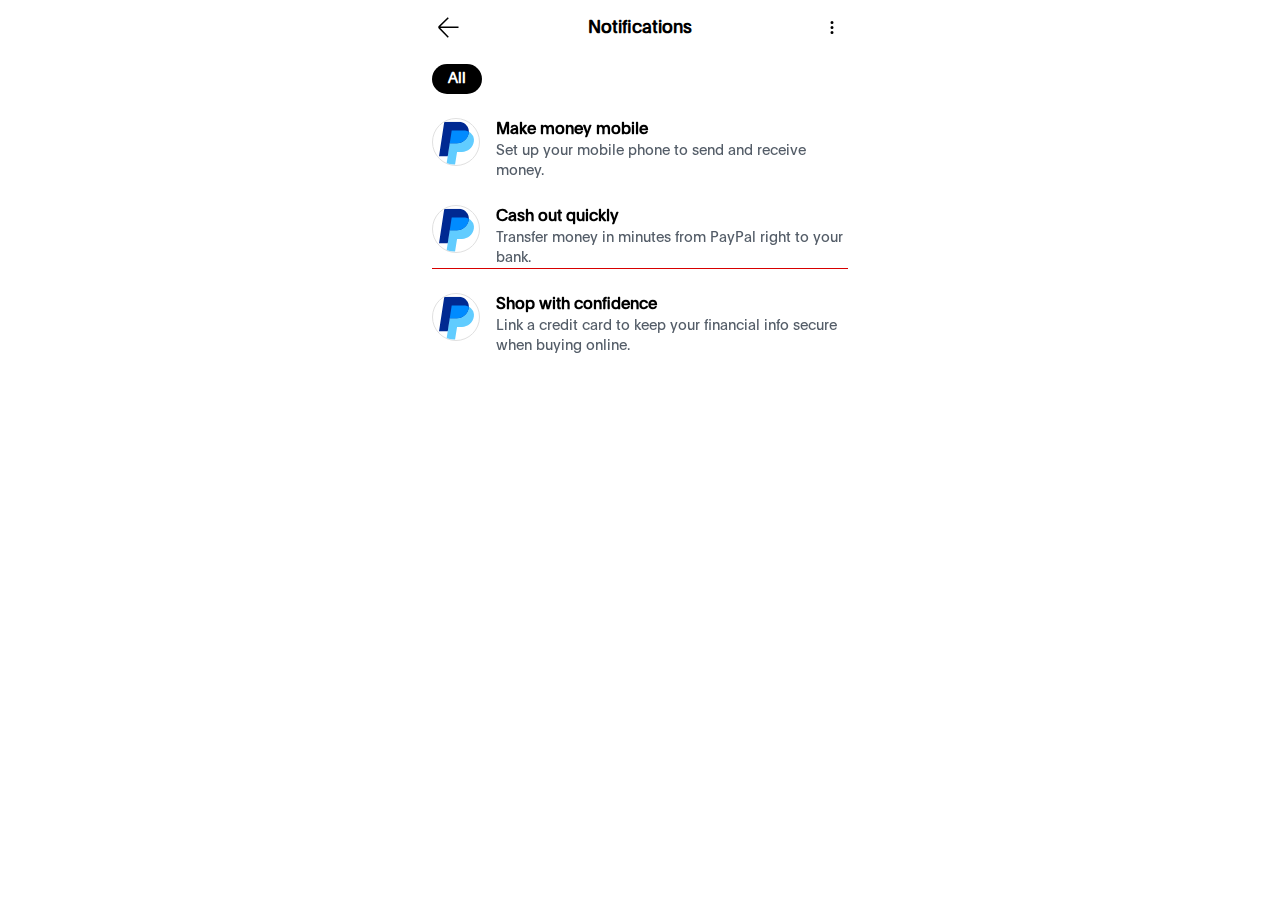
<file: notifications.html>
<!DOCTYPE html>
<html lang="en">
  <head>
    <meta charset="UTF-8" />
    <meta name="viewport" content="width=device-width, initial-scale=1.0" />
    <title>Notifications</title>
    <style>
      /* --- FONT DEFINITIONS --- */
      @font-face {
        font-family: "PayPal-Open-Regular";
        src: url("fonts/pay_pal_open_regular.otf") format("opentype");
        font-weight: normal;
        font-style: normal;
      }
      @font-face {
        font-family: "PayPal-Sans"; /* For buttons */
        src: url("fonts/PayPalProSWeb-Book.woff2") format("woff2");
        font-weight: normal;
        font-style: normal;
      }
      /* --- GLOBAL STYLES & VARIABLES --- */
      :root {
        --background-color: #ffffff;
        --text-primary: #000000;
        --text-secondary: #545d68;
        --container-bg: #f5f5f5;
        --border-color: #e0e0e0;
      }

      *,
      *::before,
      *::after {
        box-sizing: border-box;
        margin: 0;
        padding: 0;
      }

      body {
        font-family: "PayPal-Open-Regular", -apple-system, sans-serif;
        background-color: var(--background-color);
        color: var(--text-primary);
        overflow: hidden;
      }

      #mobile-container {
        max-width: 448px;
        margin: 0 auto;
        background-color: var(--background-color);
        position: relative;
        min-height: 100vh;
        display: flex;
        flex-direction: column;
      }

      /* --- HEADER --- */
      .notifications-header {
        display: flex;
        align-items: center;
        justify-content: space-between;
        padding: 12px 16px;
        height: 56px;
        flex-shrink: 0;
      }

      .header-button {
        background: none;
        border: none;
        cursor: pointer;
        padding: 4px;
      }
      .header-button svg {
        width: 24px;
        height: 24px;
        display: block;
      }
      .header-button svg path {
        fill: var(--text-primary);
      }
      .header-title {
        font-size: 1.1rem;
        font-weight: 600;
      }

      /* --- MAIN CONTENT --- */
      main {
        padding: 0 16px;
        overflow-y: auto;
        flex-grow: 1;
      }
      .filter-chip {
        display: inline-block;
        background-color: var(--text-primary);
        color: var(--background-color);
        padding: 8px 16px;
        border-radius: 20px;
        font-size: 0.9rem;
        font-weight: 600;
        margin: 8px 0 24px;
      }
      .notifications-list {
        position: relative;
      }

      /* --- NOTIFICATION ITEM & SWIPE --- */
      .notification-swipe-wrapper {
        position: relative;
        overflow: hidden;
        margin-bottom: 24px;
      }
      .notification-delete-bg {
        position: absolute;
        top: 0;
        right: 0;
        bottom: 0;
        left: 0;
        background-color: #d70000;
        display: flex;
        align-items: center;
        justify-content: flex-end;
        padding-right: 24px;
      }
      .notification-delete-bg svg {
        width: 24px;
        height: 24px;
      }
      .notification-delete-bg svg path {
        fill: #ffffff;
      }
      .notification-item {
        display: flex;
        align-items: flex-start;
        gap: 16px;
        background-color: var(--background-color);
        position: relative;
        transition: transform 0.3s ease, opacity 0.5s ease;
        will-change: transform;
        cursor: pointer;
      }
      .notification-item.deleting {
        transition: transform 0.3s ease, opacity 0.3s ease, height 0.3s ease,
          margin 0.3s ease;
        transform: scale(0.95);
        opacity: 0;
        height: 0 !important;
        margin-bottom: 0 !important;
      }
      .notification-item.faded .notification-content,
      .notification-item.faded .notification-icon {
        opacity: 0.5;
      }

      /* UPDATED ICON STYLE */
      .notification-icon {
        width: 48px;
        height: 48px;
        border-radius: 50%;
        background-color: var(--background-color);
        border: 1px solid var(--border-color);
        display: flex;
        align-items: center;
        justify-content: center;
        flex-shrink: 0;
        transition: opacity 0.5s ease;
        overflow: hidden; /* Add this line to crop the oversized SVG */
      }

      .notification-icon svg {
        /* Make the SVG larger than its 48px container to fill the space */
        width: 43px;
        height: 43px;
        transform: translateY(0.8px);
      }

      .notification-content {
        padding-top: 4px;
        transition: opacity 0.5s ease;
      }
      .notification-content .title {
        font-weight: 700;
        font-size: 1rem;
        margin-bottom: 4px;
      }
      .notification-content .subtitle {
        font-size: 0.9rem;
        color: var(--text-secondary);
        line-height: 1.4;
      }

      /* --- "ALL DONE" STATE --- */
      .all-done-container {
        display: none;
        flex-direction: column;
        align-items: center;
        justify-content: center;
        text-align: center;
        padding: 80px 20px;
        height: 100%;
      }
      .all-done-container.visible {
        display: flex;
      }
      .all-done-container svg {
        width: 64px;
        height: 64px;
        margin-bottom: 24px;
      }
      .all-done-container .title {
        font-size: 1.5rem;
        font-weight: 700;
        margin-bottom: 8px;
        font-family: "PayPal-Sans", sans-serif;
      }
      .all-done-container .subtitle {
        color: var(--text-secondary);
        line-height: 1.5;
      }

      /* --- MODAL --- */
      .modal-backdrop {
        position: fixed;
        top: 0;
        left: 0;
        right: 0;
        bottom: 0;
        background-color: rgba(0, 0, 0, 0.5);
        opacity: 0;
        transition: opacity 0.3s ease;
        pointer-events: none;
        z-index: 998;
      }
      .modal-backdrop.visible {
        opacity: 1;
        pointer-events: auto;
      }
      .modal-sheet {
        position: fixed;
        bottom: 0;
        left: 0;
        right: 0;
        max-width: 448px;
        margin: 0 auto;
        background-color: var(--background-color);
        border-radius: 16px 16px 0 0;
        padding: 16px;
        transform: translateY(100%);
        transition: transform 0.3s ease;
        z-index: 999;
      }
      .modal-sheet.visible {
        transform: translateY(0);
      }
      .modal-header {
        display: flex;
        justify-content: space-between;
        align-items: center;
        margin-bottom: 24px;
      }
      .modal-header .title {
        font-weight: 600;
      }
      .modal-option {
        display: flex;
        align-items: center;
        gap: 16px;
        padding: 12px 0;
        cursor: pointer;
      }
      .modal-option svg {
        width: 24px;
        height: 24px;
      }

      /* --- UPDATED TOAST STYLE --- */
      .toast {
        position: fixed;
        top: 16px;
        left: 16px;
        right: 16px;
        transform: translateY(-150%);
        background-color: var(--text-primary);
        color: var(--background-color);
        padding: 14px 16px;
        border-radius: 10px; /* Updated border-radius */
        display: flex;
        align-items: center;
        gap: 12px;
        font-size: 0.9rem;
        z-index: 1000;
        opacity: 0;
        transition: transform 0.4s ease, opacity 0.4s ease;
        max-width: calc(448px - 32px); /* Constrain width on larger screens */
        margin: 0 auto;
      }
      .toast.visible {
        transform: translateY(0);
        opacity: 1;
      }
      .toast svg {
        width: 20px;
        height: 20px;
      }
      .toast svg path {
        fill: var(--background-color);
      }

      /* --- UPDATED LOADING SPINNER --- */
      .loading-overlay {
        position: fixed; /* Keep this as fixed for full-page centering */
        top: 0;
        left: 0;
        right: 0;
        bottom: 0;
        background: rgba(255, 255, 255, 0.7);
        display: flex;
        justify-content: center;
        align-items: center;
        z-index: 1001;
        opacity: 0;
        pointer-events: none;
        transition: opacity 0.3s ease;
      }
      .loading-overlay.visible {
        opacity: 1;
        pointer-events: auto;
      }

      .spinner {
        /* New spinner style, made a little bigger */
        width: 50px;
        height: 50px;
        border: 2px solid #000000; /* Thin black border */
        border-top-color: transparent; /* Creates the gap in the circle */
        border-radius: 50%; /* Makes it a circle */
        animation: spin 1s linear infinite;
      }

      @keyframes spin {
        from {
          transform: rotate(0deg);
        }
        to {
          transform: rotate(360deg);
        }
      }
    </style>
  </head>
  <body>
    <div id="mobile-container">
      <!-- Header -->
      <header class="notifications-header">
        <button
          class="header-button"
          id="back-btn"
          onclick="window.history.back()"
        >
          <svg xmlns="http://www.w3.org/2000/svg" viewBox="0 0 16 16">
            <path
              d="M8.5285,1.4998L7.825,0.7891L1.8066,6.717C1.3749,7.1444 1.3713,7.8408 1.7987,8.2726L7.825,14.4998L8.5356,13.7962L2.9262,7.9998H15.0019V6.9998H2.9446L8.5285,1.4998Z"
            />
          </svg>
        </button>
        <span class="header-title">Notifications</span>
        <button class="header-button" id="options-btn">
          <svg xmlns="http://www.w3.org/2000/svg" viewBox="0 0 24 24">
            <path
              d="M13.5 6.5a1.5 1.5 0 1 1-3 0a1.5 1.5 0 0 1 3 0zm0 5a1.5 1.5 0 1 1-3 0a1.5 1.5 0 0 1 3 0zm0 5.01a1.5 1.5 0 1 1-3 0a1.5 1.5 0 0 1 3 0z"
            />
          </svg>
        </button>
      </header>

      <!-- Main Content -->
      <main>
        <div class="filter-chip">All</div>
        <div class="notifications-list" id="notifications-list"></div>

        <div class="all-done-container" id="all-done">
          <svg xmlns="http://www.w3.org/2000/svg" viewBox="0 0 24 24">
            <path
              fill="#545d68"
              d="M10.45 4.93a1.48 1.48 0 0 0-2.43 0.55L3.09 19A1.48 1.48 0 0 0 4.48 21c0.17 0 0.35-0.03 0.5-0.1l13.54-4.92a1.48 1.48 0 0 0 0.55-2.43l-8.62-8.62zM9.67 17.61L6.4 14.33l1.23-3.4l5.45 5.45l-3.4 1.23zm-5.15 1.88l1.3-3.6l2.3 2.29l-3.6 1.3zm10.1-3.68L8.2 9.37l1.22-3.36l8.57 8.57l-3.36 1.23zM15 6.75a3.54 3.54 0 0 1 0.36-1.46c0.5-1 1.43-1.54 2.64-1.54c0.63 0 1.03-0.21 1.28-0.68c0.13-0.25 0.2-0.54 0.22-0.83A0.75 0.75 0 0 1 21 2.25c0 1.2-0.8 3-3 3c-0.63 0-1.03 0.21-1.28 0.68c-0.13 0.25-0.2-0.54-0.22 0.83A0.75 0.75 0 1 1 15 6.75zm-2.25-3V1.5a0.75 0.75 0 1 1 1.5 0v2.25a0.75 0.75 0 1 1-1.5 0zm9.53 7.72a0.75 0.75 0 0 1-0.24 1.22a0.75 0.75 0 0 1-0.82-0.16l-1.5-1.5a0.75 0.75 0 0 1 1.06-1.06l1.5 1.5zm0.46-4L20.49 8.2A0.75 0.75 0 1 1 20 6.8l2.25-0.75a0.75 0.75 0 1 1 0.48 1.42z"
            />
          </svg>
          <h2 class="title">All done for now</h2>
          <p class="subtitle">
            Check back later for handy tips to keep your account in top shape.
          </p>
        </div>
      </main>
    </div>

    <!-- Page-level overlays -->
    <div class="loading-overlay" id="loading-overlay">
      <div class="spinner"></div>
    </div>
    <div class="modal-backdrop" id="modal-backdrop"></div>
    <div class="modal-sheet" id="modal-sheet">
      <div class="modal-header">
        <span class="title">Notification options</span>
        <button class="header-button" id="modal-close-btn">
          <svg xmlns="http://www.w3.org/2000/svg" viewBox="0 0 24 24">
            <path
              d="M18.022,8.121C18.412,7.731 18.412,7.097 18.022,6.707C17.631,6.316 16.998,6.316 16.607,6.707L12.365,10.949L8.123,6.707C7.733,6.317 7.1,6.317 6.709,6.707C6.319,7.098 6.319,7.731 6.709,8.121L10.951,12.363L6.708,16.607C6.317,16.997 6.317,17.63 6.708,18.021C7.098,18.411 7.732,18.411 8.122,18.021L12.365,13.778L16.609,18.021C16.999,18.411 17.632,18.411 18.023,18.021C18.413,17.63 18.413,16.997 18.023,16.607L13.78,12.363L18.022,8.121Z"
            />
          </svg>
        </button>
      </div>
      <div class="modal-option" id="mark-all-read-btn">
        <svg xmlns="http://www.w3.org/2000/svg" viewBox="0 0 24 24">
          <path
            fill="#000000"
            d="M9.1297,15.7596L18.1353,6.1579C18.3242,5.9565 18.6406,5.9464 18.8421,6.1353C19.0435,6.3242 19.0536,6.6406 18.8647,6.8421L9.4854,16.8421C9.2846,17.0562 8.9434,17.052 8.7479,16.8331L5.1271,12.7802C4.9432,12.5743 4.961,12.2582 5.1669,12.0743C5.3728,11.8903 5.6889,11.9081 5.8729,12.114L9.1297,15.7596Z"
            fill-rule="evenodd"
          />
        </svg>
        <span>Mark all as read</span>
      </div>
    </div>
    <div class="toast" id="read-toast">
      <svg xmlns="http://www.w3.org/2000/svg" viewBox="0 0 24 24">
        <path
          d="M12 21a9 9 0 1 1 0-18a9 9 0 0 1 0 18zm0-1a8 8 0 1 0 0-16a8 8 0 0 0 0 16zm4.35-11.35a0.5 0.5 0 1 1 0.7 0.7l-7 7a0.5 0.5 0 0 1-0.71 0l-2.7-2.84a0.5 0.5 0 1 1 0.72-0.7l2.35 2.47l6.64-6.63z"
        />
      </svg>
      <span>All notifications marked as read.</span>
    </div>
    <div class="toast" id="deleted-toast">
      <svg xmlns="http://www.w3.org/2000/svg" viewBox="0 0 24 24">
        <path
          d="M12 21a9 9 0 1 1 0-18a9 9 0 0 1 0 18zm0-1a8 8 0 1 0 0-16a8 8 0 0 0 0 16zm4.35-11.35a0.5 0.5 0 1 1 0.7 0.7l-7 7a0.5 0.5 0 0 1-0.71 0l-2.7-2.84a0.5 0.5 0 1 1 0.72-0.7l2.35 2.47l6.64-6.63z"
        />
      </svg>
      <span>Notification deleted.</span>
    </div>

    <script>
      document.addEventListener("DOMContentLoaded", () => {
        // --- LOCAL STORAGE KEYS ---
        const DELETED_STORAGE_KEY = "deletedNotifications";
        const READ_STORAGE_KEY = "readNotifications"; // New key for read status

        let notifications = [];
        const initialData = [
          {
            id: 1,
            title: "Make money mobile",
            subtitle: "Set up your mobile phone to send and receive money.",
            read: false,
          },
          {
            id: 2,
            title: "Cash out quickly",
            subtitle:
              "Transfer money in minutes from PayPal right to your bank.",
            read: false,
          },
          {
            id: 3,
            title: "Shop with confidence",
            subtitle:
              "Link a credit card to keep your financial info secure when buying online.",
            read: false,
          },
        ];

        // --- DOM ELEMENTS ---
        const listContainer = document.getElementById("notifications-list");
        const allDoneContainer = document.getElementById("all-done");
        const optionsBtn = document.getElementById("options-btn");
        const modalBackdrop = document.getElementById("modal-backdrop");
        const modalSheet = document.getElementById("modal-sheet");
        const modalCloseBtn = document.getElementById("modal-close-btn");
        const markAllReadBtn = document.getElementById("mark-all-read-btn");
        const loadingOverlay = document.getElementById("loading-overlay");
        const readToast = document.getElementById("read-toast");
        const deletedToast = document.getElementById("deleted-toast");

        // --- LOCAL STORAGE HELPER FUNCTIONS ---
        const getDeletedIds = () =>
          JSON.parse(localStorage.getItem(DELETED_STORAGE_KEY)) || [];
        const saveDeletedIds = (ids) =>
          localStorage.setItem(DELETED_STORAGE_KEY, JSON.stringify(ids));
        const getReadIds = () =>
          JSON.parse(localStorage.getItem(READ_STORAGE_KEY)) || []; // New helper
        const saveReadIds = (ids) =>
          localStorage.setItem(READ_STORAGE_KEY, JSON.stringify(ids)); // New helper

        // --- CORE FUNCTIONS ---

        const loadNotifications = () => {
          const deletedIds = getDeletedIds();
          const readIds = getReadIds(); // Get read IDs from storage

          // Filter out deleted items, then map over the rest to apply the saved read status
          notifications = initialData
            .filter((n) => !deletedIds.includes(n.id))
            .map((n) => ({
              ...n,
              read: readIds.includes(n.id), // Set read status from storage
            }));

          renderNotifications();
        };

        const renderNotifications = () => {
          listContainer.innerHTML = ""; // Clear previous items
          if (notifications.length === 0) {
            allDoneContainer.classList.add("visible");
          } else {
            allDoneContainer.classList.remove("visible");
            notifications.forEach((notif) => {
              const wrapper = document.createElement("div");
              wrapper.className = "notification-swipe-wrapper";
              wrapper.dataset.id = notif.id;
              // Note: The 'faded' class is now correctly applied on initial render
              wrapper.innerHTML = `
                        <div class="notification-delete-bg">
                           <svg xmlns="http://www.w3.org/2000/svg" viewBox="0 0 24 24"><path d="M20.25 4.5H16.5V3.75a2.25 2.25 0 0 0-2.25-2.25h-4.5A2.25 2.25 0 0 0 7.5 3.75V4.5H3.75a0.75 0.75 0 0 0 0 1.5H4.5v13.5A1.5 1.5 0 0 0 6 21h12a1.5 1.5 0 0 0 1.5-1.5V6h0.75a0.75 0.75 0 1 0 0-1.5zM9 3.75A0.75 0.75 0 0 1 9.75 3h4.5A0.75 0.75 0 0 1 15 3.75V4.5H9V3.75zm9 15.75H6V6h12v13.5zm-7.5-9.75v6a0.75 0.75 0 1 1-1.5 0v-6a0.75 0.75 0 0 1 1.5 0zm4.5 0v6a0.75 0.75 0 1 1-1.5 0v-6a0.75 0.75 0 1 1 1.5 0z"/></svg>
                        </div>
                        <div class="notification-item ${
                          notif.read ? "faded" : ""
                        }">
                            <div class="notification-icon">
                                <svg id="vector" xmlns="http://www.w3.org/2000/svg" viewBox="94 83 100 122.99"><path fill="#61ccff" d="M192.45 126.26c1.46 4.1 1.94 8.62 1.22 13.31-2.76 17.07-17.15 29.52-34.14 29.52H145.6l-5.82 36.9h-24.8l3.98-24.6 3.3-30.1 0.86-6.8h1.52l0.16-1.03 39.35-35.88c13.6 0 24.32 7.75 28.25 18.52l0.05 0.16Z" id="path_0"></path><path fill="#002992" d="M179.28 111.29c0 15.22-13.78 33.2-34.6 33.2h-20.06l-0.97 6.34-4.7 30.56H94L109 83h40.42c13.6 0 24.32 7.75 28.25 18.52 1.13 3.13 1.68 6.44 1.6 9.77Z" id="path_1"></path><path fill="#008bff" d="M179.28 111.29c-4.29-2.3-9.5-3.7-15.16-3.7h-33.84l-5.66 36.9h20.06c20.82 0 34.6-17.98 34.6-33.2Z" id="path_2"></path></svg> </div>
                            <div class="notification-content">
                                <div class="title">${notif.title}</div>
                                <div class="subtitle">${notif.subtitle}</div>
                            </div>
                        </div>
                    `;
              listContainer.appendChild(wrapper);
            });
          }
          addSwipeListeners();
        };

        const handleMarkAllRead = () => {
          toggleModal(false);
          loadingOverlay.classList.add("visible");
          setTimeout(() => {
            loadingOverlay.classList.remove("visible");

            // Update the in-memory state
            notifications.forEach((n) => (n.read = true));

            // --- UPDATE LOCAL STORAGE ---
            const existingReadIds = getReadIds();
            const newReadIds = notifications.map((n) => n.id);
            // Combine old and new IDs, using a Set to automatically handle duplicates
            const combinedIds = [
              ...new Set([...existingReadIds, ...newReadIds]),
            ];
            saveReadIds(combinedIds); // Save the updated list back to storage

            // Update the UI
            document
              .querySelectorAll(".notification-item")
              .forEach((item) => item.classList.add("faded"));
            showToast(readToast);
          }, 3000);
        };

        const deleteNotification = (id) => {
          const wrapper = document.querySelector(
            `.notification-swipe-wrapper[data-id="${id}"]`
          );
          if (!wrapper) return;

          const item = wrapper.querySelector(".notification-item");
          wrapper.style.height = `${item.offsetHeight}px`;
          requestAnimationFrame(() => wrapper.classList.add("deleting"));

          setTimeout(() => {
            const deletedIds = getDeletedIds();
            if (!deletedIds.includes(parseInt(id))) {
              deletedIds.push(parseInt(id));
              saveDeletedIds(deletedIds);
            }
            loadNotifications(); // Reload and re-render the list
            showToast(deletedToast);
          }, 300);
        };

        const toggleModal = (v) => {
          modalBackdrop.classList.toggle("visible", v);
          modalSheet.classList.toggle("visible", v);
        };

        const showToast = (toastEl) => {
          toastEl.classList.add("visible");
          setTimeout(() => toastEl.classList.remove("visible"), 3000);
        };

        function addSwipeListeners() {
          document.querySelectorAll(".notification-item").forEach((item) => {
            let startX = 0,
              currentX = 0,
              isDragging = false;
            const onTouchStart = (e) => {
              startX = e.touches[0].clientX;
              isDragging = true;
              item.style.transition = "none";
            };
            const onTouchMove = (e) => {
              if (!isDragging) return;
              currentX = e.touches[0].clientX - startX;
              if (currentX < 0) {
                item.style.transform = `translateX(${currentX}px)`;
              }
            };
            const onTouchEnd = () => {
              if (!isDragging) return;
              isDragging = false;
              item.style.transition = "transform 0.3s ease";
              const swipePercentage =
                (Math.abs(currentX) / item.offsetWidth) * 100;
              if (swipePercentage > 70) {
                const id = item.closest(".notification-swipe-wrapper").dataset
                  .id;
                deleteNotification(id);
              } else {
                item.style.transform = "translateX(0px)";
              }
              currentX = 0;
            };
            item.addEventListener("touchstart", onTouchStart, {
              passive: true,
            });
            item.addEventListener("touchmove", onTouchMove, { passive: true });
            item.addEventListener("touchend", onTouchEnd);
          });
        }

        // --- EVENT LISTENERS ---
        optionsBtn.addEventListener("click", () => toggleModal(true));
        modalCloseBtn.addEventListener("click", () => toggleModal(false));
        modalBackdrop.addEventListener("click", () => toggleModal(false));
        markAllReadBtn.addEventListener("click", handleMarkAllRead);

        // --- INITIAL LOAD ---
        loadNotifications();
      });
    </script>
  </body>
</html>
</file>
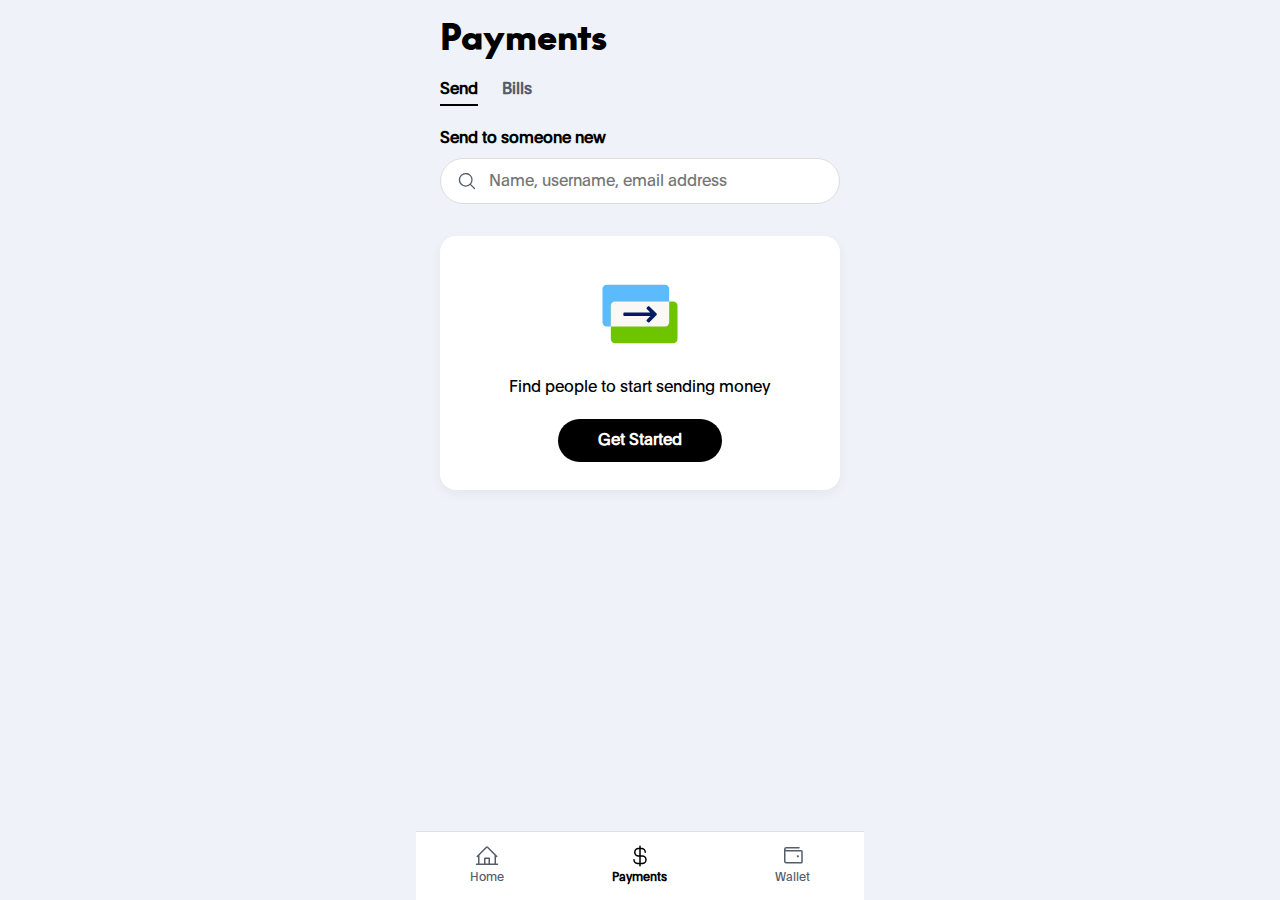
<file: payments.html>
<!DOCTYPE html>
<html lang="en">
  <head>
    <meta charset="UTF-8" />
    <meta name="viewport" content="width=device-width, initial-scale=1.0" />
    <title>Payments - PayPal</title>
    <style>
      /* --- FONT DEFINITIONS (assuming they are in a /fonts folder) --- */
      @font-face {
        font-family: "PayPal-Sans-Black";
        src: url("fonts/pay_pal_pro_black.otf") format("opentype");
        font-weight: 900;
        font-style: normal;
      }
      @font-face {
        font-family: "PayPal-Open-Regular";
        src: url("fonts/pay_pal_open_regular.otf") format("opentype");
        font-weight: normal;
        font-style: normal;
      }

      /* --- GLOBAL STYLES --- */
      *,
      *::before,
      *::after {
        box-sizing: border-box;
        margin: 0;
        padding: 0;
      }

      body {
        font-family: "PayPal-Open-Regular", -apple-system, sans-serif;
        background-color: #eff2f9;
        color: #000000;
      }

      #mobile-container {
        max-width: 448px;
        margin: 0 auto;
        background-color: #eff2f9;
        min-height: 100vh;
        display: flex;
        flex-direction: column;
        padding-bottom: 90px; /* Space for fixed footer */
      }

      main {
        padding: 0 24px;
        flex-grow: 1;
      }

      /* --- HEADER & TABS --- */
      .payments-header {
        padding: 16px 24px 0;
      }

      .payments-header .title {
        font-family: "PayPal-Sans-Black", sans-serif;
        font-size: 2.2rem;
        font-weight: 900;
        margin-bottom: 24px;
      }

      .payments-tabs {
        display: flex;
        gap: 24px;
        margin-bottom: 24px;
      }

      .tab-item {
        font-size: 1rem;
        font-weight: 600;
        color: #545d68;
        padding-bottom: 8px;
        border-bottom: 2px solid transparent;
        cursor: pointer;
        position: relative;
      }

      .tab-item.active {
        color: #000000;
      }

      .tab-item.active::after {
        content: "";
        position: absolute;
        bottom: -1px;
        left: 0;
        right: 0;
        height: 2px;
        background-color: #000000;
      }

      /* --- TAB CONTENT --- */
      .tab-content {
        display: none;
      }

      .tab-content.active {
        display: block;
      }

      /* "Send" Tab Styles */
      #send-content .sub-heading {
        font-weight: 600;
        font-size: 1rem;
        margin-bottom: 12px;
      }

      .search-container {
        display: flex;
        align-items: center;
        gap: 12px;
        background-color: #ffffff;
        border: 1px solid #dcdcdc;
        border-radius: 30px;
        padding: 12px 16px;
        margin-bottom: 32px;
      }
      .search-container svg {
        width: 20px;
        height: 20px;
        flex-shrink: 0;
      }
      .search-container input {
        border: none;
        outline: none;
        font-family: "PayPal-Open-Regular", sans-serif;
        font-size: 1rem;
        width: 100%;
        background: transparent;
      }
      .search-container input::placeholder {
        color: #757575;
      }
      /* This is the new rule for the card */
      .get-started-card {
        background-color: #ffffff;
        border-radius: 16px;
        box-shadow: 0 4px 12px rgba(0, 0, 0, 0.05);
        padding: 28px 24px; /* Padding for inside the card */
      }

      /* This rule is updated to remove padding */
      .get-started-block {
        display: flex;
        flex-direction: column;
        align-items: center;
        text-align: center;
        /* Padding is now on the parent card */
      }

      .get-started-block svg {
        width: 100px;
        height: 100px;
        margin-bottom: 16px;
      }
      .get-started-block .description {
        font-size: 1rem;
        color: #000000;
        margin-bottom: 24px;
      }
      .get-started-btn {
        background-color: #000000;
        color: #ffffff;
        border: none;
        font-family: "PayPal-Open-Regular", sans-serif;
        font-weight: 600;
        font-size: 1rem;
        padding: 14px 40px;
        border-radius: 30px;
        cursor: pointer;
      }

      /* "Bills" Tab Styles */
      #bills-content .info-text {
        font-size: 1rem;
        color: #000000;
        line-height: 1.5;
        padding-top: 16px;
      }

      /* --- FOOTER NAVIGATION --- */
      footer {
        position: fixed;
        bottom: 0;
        left: 0;
        right: 0;
        max-width: 448px;
        margin: 0 auto;
        background-color: #ffffff;
        border-top: 1px solid #e0e0e0;
      }

      .bottom-nav {
        display: flex;
        justify-content: space-around;
        padding: 12px 0;
        padding-bottom: 16px;
      }

      .nav-item {
        display: flex;
        flex-direction: column;
        align-items: center;
        gap: 4px;
        cursor: pointer;
      }
      .nav-item svg {
        width: 24px;
        height: 24px;
      }
      .nav-item span {
        font-size: 0.75rem;
      }

      .nav-item.active svg path,
      .nav-item.active span {
        fill: #000000;
        color: #000000;
        font-weight: 700;
      }
      .nav-item.inactive svg path,
      .nav-item.inactive span {
        fill: #545d68;
        color: #545d68;
      }
      a {
        color: inherit;
        text-decoration: none;
      }
    </style>
  </head>
  <body>
    <div id="mobile-container">
      <header class="payments-header">
        <h1 class="title">Payments</h1>
        <nav class="payments-tabs">
          <div class="tab-item active" data-tab="send-content">Send</div>
          <div class="tab-item" data-tab="bills-content">Bills</div>
        </nav>
      </header>

      <main>
        <!-- Send Tab Content -->
        <div id="send-content" class="tab-content active">
          <h2 class="sub-heading">Send to someone new</h2>
          <div class="search-container">
            <svg xmlns="http://www.w3.org/2000/svg" viewBox="0 0 24 24">
              <path
                fill="#545d68"
                d="M21.53 20.47l-4.7-4.7a8.26 8.26 0 1 0-1.05 1.07l4.69 4.7a0.75 0.75 0 0 0 1.06-1.07zM3.75 10.5a6.75 6.75 0 1 1 6.75 6.75a6.76 6.76 0 0 1-6.75-6.75z"
              />
            </svg>
            <input type="text" placeholder="Name, username, email address" />
          </div>
          <!-- This is the new card wrapper -->
          <div class="get-started-card">
            <div class="get-started-block">
              <svg xmlns="http://www.w3.org/2000/svg" viewBox="0 0 96 96">
                <path
                  fill="#5bbbfc"
                  d="M12 24a4 4 0 0 1 4-4h56a4 4 0 0 1 4 4v32a4 4 0 0 1-4 4H16a4 4 0 0 1-4-4V24z"
                />
                <path
                  fill="#6fc400"
                  d="M20 40a4 4 0 0 1 4-4h56a4 4 0 0 1 4 4v32a4 4 0 0 1-4 4H24a4 4 0 0 1-4-4V40z"
                />
                <path
                  fill="#faf8f5"
                  d="M76 36v20a4 4 0 0 1-4 4H20V40a4 4 0 0 1 4-4h52z"
                />
                <path
                  fill="#001c64"
                  d="M57.99 49.99H33a1 1 0 0 1-1-1v-1.5a1 1 0 0 1 1-1h24.85l-3.3-3.3a1 1 0 0 1 0-1.42l1.05-1.06a1 1 0 0 1 1.42 0l6.89 6.89a1 1 0 0 1 0 1.42l-6.9 6.89a1 1 0 0 1-1.4 0l-1.07-1.06a1 1 0 0 1 0-1.42L58 50z"
                />
              </svg>
              <p class="description">Find people to start sending money</p>
              <button class="get-started-btn">Get Started</button>
            </div>
          </div>
        </div>
        <!-- Bills Tab Content -->
        <div id="bills-content" class="tab-content">
          <p class="info-text">
            This is where you’ll see bills you can pay with PayPal like
            subscriptions and payment requests.
          </p>
        </div>
      </main>
    </div>

    <!-- Footer -->
    <footer>
      <nav class="bottom-nav">
        <a href="home.html">
          <div class="nav-item inactive">
            <!-- ui_home.svg -->
            <svg xmlns="http://www.w3.org/2000/svg" viewBox="0 0 24 24">
              <path
                d="M22.5 19.5H21v-6.75l0.22 0.22a0.75 0.75 0 0 0 1.06-1.06l-9.22-9.22a1.5 1.5 0 0 0-2.12 0l-9.22 9.22a0.75 0.75 0 1 0 1.06 1.06L3 12.75v6.75H1.5a0.75 0.75 0 0 0 0 1.5h21a0.75 0.75 0 1 0 0-1.5zm-18-8.25l7.5-7.5l7.5 7.5v8.25H15v-5.25a0.75 0.75 0 0 0-0.75-0.75h-4.5A0.75 0.75 0 0 0 9 14.25v5.25H4.5v-8.25zm9 8.25h-3V15h3v4.5z"
              />
            </svg>
            <span>Home</span>
          </div></a
        >
        <div class="nav-item active">
          <!-- ui_currency_dollar.svg -->
          <svg xmlns="http://www.w3.org/2000/svg" viewBox="0 0 24 24">
            <path
              d="M14.25 11.25h-1.5v-6h0.75a3 3 0 0 1 3 3a0.75 0.75 0 1 0 1.5 0a4.5 4.5 0 0 0-4.5-4.5h-0.75v-1.5a0.75 0.75 0 1 0-1.5 0v1.5H10.5a4.5 4.5 0 0 0 0 9h0.75v6h-1.5a3 3 0 0 1-3-3a0.75 0.75 0 1 0-1.5 0a4.5 4.5 0 0 0 4.5 4.5h1.5v1.5a0.75 0.75 0 1 0 1.5 0v-1.5h1.5a4.5 4.5 0 1 0 0-9zm-3.75 0a3 3 0 0 1 0-6h0.75v6H10.5zm3.75 7.5h-1.5v-6h1.5a3 3 0 0 1 0 6z"
            />
          </svg>
          <span>Payments</span>
        </div>
        <a href="wallet.html">
          <div class="nav-item inactive">
            <!-- ui_wallet.svg -->
            <svg xmlns="http://www.w3.org/2000/svg" viewBox="0 0 24 24">
              <path
                d="M20.25 6h-15a0.75 0.75 0 0 1 0-1.5H18A0.75 0.75 0 1 0 18 3H5.25A2.25 2.25 0 0 0 3 5.25v12a2.25 2.25 0 0 0 2.25 2.25h15a1.5 1.5 0 0 0 1.5-1.5V7.5a1.5 1.5 0 0 0-1.5-1.5zm0 12h-15a0.75 0.75 0 0 1-0.75-0.75V7.37C4.74 7.46 5 7.5 5.25 7.5h15V18zm-4.5-5.63a1.13 1.13 0 1 1 2.25 0a1.13 1.13 0 0 1-2.25 0z"
              />
            </svg>
            <span>Wallet</span>
          </div></a
        >
      </nav>
    </footer>

    <script>
      document.addEventListener("DOMContentLoaded", () => {
        const tabs = document.querySelectorAll(".tab-item");
        const tabContents = document.querySelectorAll(".tab-content");

        tabs.forEach((tab) => {
          tab.addEventListener("click", () => {
            // Remove active class from all tabs
            tabs.forEach((item) => item.classList.remove("active"));
            // Hide all tab contents
            tabContents.forEach((content) =>
              content.classList.remove("active")
            );

            // Add active class to the clicked tab
            tab.classList.add("active");
            // Show the corresponding content
            const contentId = tab.getAttribute("data-tab");
            document.getElementById(contentId).classList.add("active");
          });
        });
      });
    </script>
  </body>
</html>
</file>
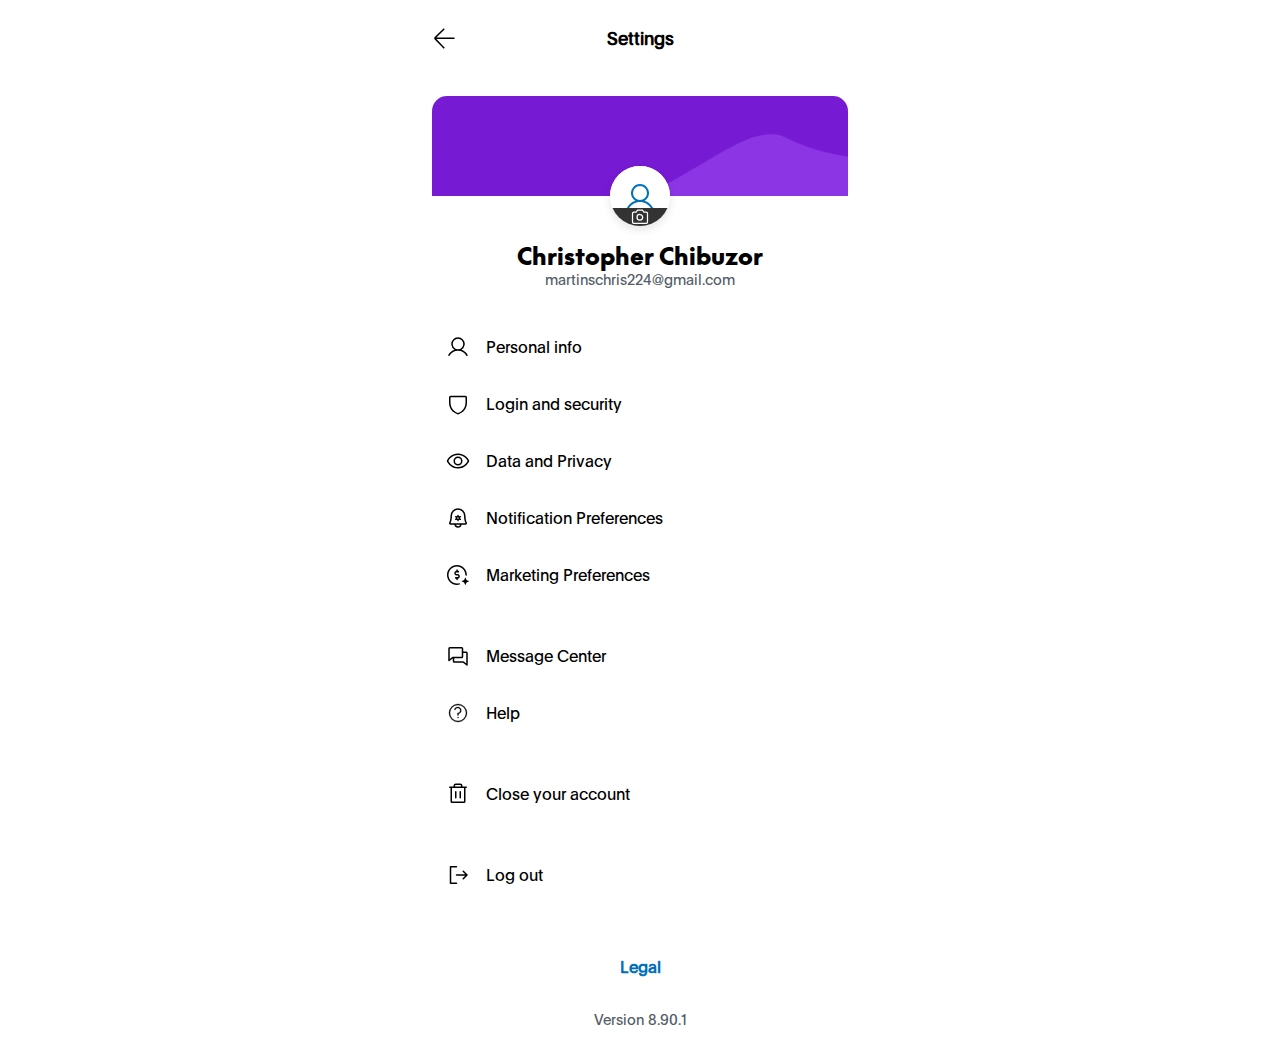
<file: profile.html>
<!DOCTYPE html>
<html lang="en">
  <head>
    <meta charset="UTF-8" />
    <meta name="viewport" content="width=device-width, initial-scale=1.0" />
    <title>Settings - PayPal</title>
    <style>
      /* --- FONT DEFINITIONS (assuming they are in a /fonts folder) --- */
      @font-face {
        font-family: "PayPal-Sans-Black";
        src: url("fonts/pay_pal_pro_black.otf") format("opentype");
        font-weight: 900;
        font-style: normal;
      }
      @font-face {
        font-family: "PayPal-Open-Regular";
        src: url("fonts/pay_pal_open_regular.otf") format("opentype");
        font-weight: normal;
        font-style: normal;
      }

      /* --- GLOBAL STYLES --- */
      *,
      *::before,
      *::after {
        box-sizing: border-box;
        margin: 0;
        padding: 0;
      }

      body {
        font-family: "PayPal-Open-Regular", -apple-system, sans-serif;
        background-color: #ffffff;
        color: #000000;
      }

      #mobile-container {
        max-width: 448px;
        margin: 0 auto;
        background-color: #ffffff;
        position: relative;
      }
      .help-svg path {
        stroke: #000000;
        stroke-width: 0.3;
      }

      /* --- STICKY HEADER --- */
      .settings-header {
        position: sticky;
        top: 0;
        background-color: #ffffff;
        z-index: 10;
        display: flex;
        align-items: center;
        justify-content: center;
        padding: 16px;
        height: 80px;
      }
      .settings-header .back-button {
        position: absolute;
        left: 16px;
        background: none;
        border: none;
        cursor: pointer;
      }
      .settings-header .back-button svg {
        width: 24px;
        height: 24px;
      }
      .settings-header .title {
        font-size: 1.1rem;
        font-weight: 600;
      }

      /* --- PROFILE BANNER --- UPDATED SECTION --- */
      .profile-section {
        /* This new parent contains the banner and user info */
        text-align: center;
        padding-bottom: 16px; /* Space before the settings list starts */
      }

      .profile-banner {
        position: relative;
        padding: 16px 16px 0; /* Padding to contain the blue cover */
      }

      /* This is the new blue graphical cover */
      .user-cover {
        height: 100px;
        background: linear-gradient(105deg, #0070ba, #00c6ff);
        border-radius: 15px 15px 0px 0px;
      }

      /* --- PROFILE BANNER --- PIXEL PERFECT UPDATE --- */
      .profile-picture-wrapper {
        position: relative;
        width: 60px;
        height: 60px;
        border-radius: 50%;
        background-color: #ffffff;
        /* border: 4px solid #ffffff; */
        box-shadow: 0 4px 8px rgba(0, 0, 0, 0.1);
        margin: -30px auto 0;
      }

      .profile-picture {
        width: 100%;
        height: 100%;
        border-radius: 50%;
        background-color: #ffffff;
        /* This is crucial for positioning children and clipping them to a circle */
        position: relative;
        overflow: hidden;
      }

      /* New class for the user icon SVG to position it */
      .user-profile-svg {
        position: absolute;
        top: 25%;
        left: 50%;
        transform: translateX(-50%);
        width: 32px;
        height: 32px;
      }
      /* Style the SVG to be an outline, not filled */
      .user-profile-svg path {
        fill: #0070ba;
      }

      .profile-camera-icon {
        position: absolute;
        bottom: 0;
        left: 0;
        width: 100%;
        height: 30%;
        background-color: #333333;
        display: flex;
        align-items: center;
        justify-content: center;
        cursor: pointer;
        border: none;
        border-radius: 0;
      }
      .profile-camera-icon svg {
        width: 20px;
        height: 20px;
      }
      .profile-camera-icon svg path {
        fill: #ffffff;
      }
      .user-info {
        padding: 16px;
        margin-top: 0; /* Reset margin as positioning is handled by the wrapper */
      }
      .user-name {
        font-family: "PayPal-Sans-Black", sans-serif;
        font-size: 1.5rem;
        font-weight: 900;
      }
      .user-email {
        font-size: 0.9rem;
        color: #545d68;
        margin-top: 4px;
      }

      /* --- SETTINGS LIST --- */
      .settings-list {
        font-family: "PayPal-Open-Regular";
        padding: 0 30px;
      }

      .settings-item {
        display: flex;
        align-items: center;
        gap: 16px;
        padding: 15px 0;
        cursor: pointer;
        font-family: "PayPal-Open-Regular";
      }

      /* Specific spacing for certain items */
      .extra-top-margin {
        margin-top: 24px;
      }
      .extra-margin {
        margin-top: 30px;
      }

      .settings-item-icon {
        flex-shrink: 0;
      }
      .settings-item-icon svg {
        width: 24px;
        height: 24px;
      }
      .settings-item-text {
        font-size: 1rem;
        font-family: "PayPal-Open-Regular";
      }

      /* --- FOOTER SECTION --- */
      .settings-footer {
        text-align: center;
        padding: 32px 16px;
      }
      .legal-link {
        color: #0070ba;
        font-weight: 600;
        text-decoration: none;
        margin-bottom: 8px;
        display: inline-block;
      }
      .app-version {
        font-size: 0.9rem;
        color: #545d68;
      }
    </style>
  </head>
  <body>
    <div id="mobile-container">
      <!-- Fixed Header -->
      <header class="settings-header">
        <button class="back-button" onclick="window.history.back()">
          <svg xmlns="http://www.w3.org/2000/svg" viewBox="0 0 16 16">
            <path
              fill="#000000"
              d="M8.5285,1.4998L7.825,0.7891L1.8066,6.717C1.3749,7.1444 1.3713,7.8408 1.7987,8.2726L7.825,14.4998L8.5356,13.7962L2.9262,7.9998H15.0019V6.9998H2.9446L8.5285,1.4998Z"
            />
          </svg>
        </button>
        <span class="title">Settings</span>
      </header>

      <!-- Main Content -->
      <main>
        <!-- REPLACE the old profile-banner and user-info divs with this -->
        <div class="profile-section">
          <div class="profile-banner">
            <!-- This is now a div for the graphical background, not an img -->
            <div class="user-cover" id="user-cover-photo"></div>

            <!-- REPLACE the entire profile-picture-wrapper with this new version -->
            <div class="profile-picture-wrapper">
              <div class="profile-picture">
                <!-- The user icon is now positioned by CSS -->
                <svg
                  class="user-profile-svg"
                  xmlns="http://www.w3.org/2000/svg"
                  viewBox="0 0 24 24"
                >
                  <path
                    d="M21.65 19.88c-1.43-2.47-3.63-4.24-6.2-5.08a6.75 6.75 0 1 0-6.9 0c-2.57 0.84-4.77 2.6-6.2 5.07a0.75 0.75 0 1 0 1.3 0.75c1.77-3.05 4.89-4.87 8.35-4.87s6.58 1.82 8.35 4.88a0.75 0.75 0 1 0 1.3-0.75zM6.75 9a5.25 5.25 0 1 1 10.5 0a5.25 5.25 0 0 1-10.5 0z"
                  />
                </svg>

                <!-- The camera icon is now the bottom half of the circle -->
                <div class="profile-camera-icon">
                  <svg xmlns="http://www.w3.org/2000/svg" viewBox="0 0 24 24">
                    <path
                      d="M19.5 5.25h-2.6l-1.28-1.92A0.75 0.75 0 0 0 15 3H9a0.75 0.75 0 0 0-0.62 0.33L7.1 5.25H4.5A2.25 2.25 0 0 0 2.25 7.5V18a2.25 2.25 0 0 0 2.25 2.25h15A2.25 2.25 0 0 0 21.75 18V7.5a2.25 2.25 0 0 0-2.25-2.25zM20.25 18a0.75 0.75 0 0 1-0.75 0.75h-15A0.75 0.75 0 0 1 3.75 18V7.5A0.75 0.75 0 0 1 4.5 6.75h3a0.75 0.75 0 0 0 0.62-0.33L9.4 4.5h5.2l1.28 1.92a0.75 0.75 0 0 0 0.62 0.33h3a0.75 0.75 0 0 1 0.75 0.75V18zM12 8.25a4.13 4.13 0 1 0 0 8.25a4.13 4.13 0 0 0 0-8.25zM12 15a2.63 2.63 0 1 1 0-5.25A2.63 2.63 0 0 1 12 15z"
                    />
                  </svg>
                </div>
              </div>
            </div>
          </div>

          <div class="user-info">
            <div class="user-name">Christopher Chibuzor</div>
            <div class="user-email">martinschris224@gmail.com</div>
          </div>
        </div>

        <nav class="settings-list">
          <div class="settings-item">
            <div class="settings-item-icon">
              <svg xmlns="http://www.w3.org/2000/svg" viewBox="0 0 24 24">
                <path
                  fill="#000000"
                  d="M21.65 19.88c-1.43-2.47-3.63-4.24-6.2-5.08a6.75 6.75 0 1 0-6.9 0c-2.57 0.84-4.77 2.6-6.2 5.07a0.75 0.75 0 1 0 1.3 0.75c1.77-3.05 4.89-4.87 8.35-4.87s6.58 1.82 8.35 4.88a0.75 0.75 0 1 0 1.3-0.75zM6.75 9a5.25 5.25 0 1 1 10.5 0a5.25 5.25 0 0 1-10.5 0z"
                />
              </svg>
            </div>
            <span class="settings-item-text">Personal info</span>
          </div>
          <div class="settings-item">
            <div class="settings-item-icon">
              <svg xmlns="http://www.w3.org/2000/svg" viewBox="0 0 24 24">
                <path
                  fill="#000000"
                  d="M19.5 3.75h-15A1.5 1.5 0 0 0 3 5.25v5.25c0 4.94 2.4 7.94 4.4 9.58c2.16 1.77 4.31 2.37 4.4 2.4a0.75 0.75 0 0 0 0.4 0c0.1-0.03 2.24-0.63 4.4-2.4c2-1.64 4.4-4.64 4.4-9.58V5.25a1.5 1.5 0 0 0-1.5-1.5zm0 6.75c0 3.48-1.28 6.3-3.8 8.38a12.12 12.12 0 0 1-3.7 2.08a12.02 12.02 0 0 1-3.65-2.04C5.8 16.83 4.5 14 4.5 10.5V5.25h15v5.25z"
                />
              </svg>
            </div>
            <span class="settings-item-text">Login and security</span>
          </div>
          <div class="settings-item">
            <div class="settings-item-icon">
              <svg xmlns="http://www.w3.org/2000/svg" viewBox="0 0 24 24">
                <path
                  fill="#000000"
                  d="M23.18 11.7c-0.03-0.08-0.82-1.84-2.59-3.6c-2.35-2.36-5.32-3.6-8.59-3.6c-3.27 0-6.24 1.24-8.6 3.6c-1.76 1.76-2.56 3.53-2.58 3.6a0.75 0.75 0 0 0 0 0.6c0.03 0.08 0.82 1.84 2.59 3.6c2.35 2.36 5.32 3.6 8.59 3.6c3.27 0 6.24-1.24 8.6-3.6c1.76-1.76 2.55-3.52 2.58-3.6a0.75 0.75 0 0 0 0-0.6zM12 18c-2.89 0-5.4-1.05-7.5-3.12A12.51 12.51 0 0 1 2.35 12a12.5 12.5 0 0 1 2.17-2.88C6.59 7.05 9.1 6 12 6s5.4 1.05 7.5 3.12A12.5 12.5 0 0 1 21.65 12C21 13.26 18.04 18 12 18zm0-10.5a4.5 4.5 0 1 0 0 9a4.5 4.5 0 0 0 0-9zm0 7.5a3 3 0 1 1 0-6a3 3 0 0 1 0 6z"
                />
              </svg>
            </div>
            <span class="settings-item-text">Data and Privacy</span>
          </div>
          <div class="settings-item">
            <div class="settings-item-icon">
              <svg xmlns="http://www.w3.org/2000/svg" viewBox="0 0 24 24">
                <path
                  fill-rule="evenodd"
                  d="M14.21 12.41l0.44 0.25a0.75 0.75 0 1 1-0.75 1.3l-0.44-0.25c-0.21 0.18-0.45 0.32-0.71 0.41v0.5a0.75 0.75 0 1 1-1.5 0v-0.5a2.24 2.24 0 0 1-0.71-0.41l-0.44 0.25a0.75 0.75 0 0 1-0.75-1.3l0.44-0.25a2.21 2.21 0 0 1 0-0.82l-0.44-0.25a0.75 0.75 0 0 1 0.47-1.4a0.75 0.75 0 0 1 0.28 0.1l0.44 0.25c0.2-0.18 0.45-0.32 0.7-0.41v-0.5a0.75 0.75 0 1 1 1.5 0v0.5c0.27 0.1 0.51 0.23 0.72 0.41l0.44-0.25a0.75 0.75 0 0 1 0.75 1.3l-0.44 0.25c0.05 0.27 0.05 0.55 0 0.82zm-2.83-0.83a0.75 0.75 0 1 0 1.24 0.84a0.75 0.75 0 0 0-1.24-0.84z"
                />
                <path
                  fill-rule="evenodd"
                  d="M19.5 9.75c0 3.31 0.77 5.85 1.3 6.74a1.5 1.5 0 0 1-1.3 2.26h-3.83a3.75 3.75 0 0 1-7.34 0H4.5a1.5 1.5 0 0 1-1.3-2.26c0.52-0.9 1.3-3.43 1.3-6.74a7.5 7.5 0 0 1 15 0zm-8.8 10.09a2.25 2.25 0 0 0 3.42-1.09H9.88c0.15 0.44 0.44 0.82 0.82 1.09zM6 9.75c0 3.38-0.78 6.26-1.5 7.5h15c-0.72-1.24-1.5-4.12-1.5-7.5a6 6 0 1 0-12 0z"
                />
              </svg>
            </div>
            <span class="settings-item-text">Notification Preferences</span>
          </div>

          <div class="settings-item">
            <div class="settings-item-icon">
              <svg xmlns="http://www.w3.org/2000/svg" viewBox="0 0 24 24">
                <path
                  d="M10.95 21.93C5.45 21.93 1 17.46 1 12s4.45-9.94 9.95-9.94s9.96 4.45 9.96 9.94a0.76 0.76 0 0 1-1.53 0c0-4.65-3.8-8.44-8.45-8.44c-4.65 0-8.42 3.79-8.42 8.44s3.79 8.44 8.44 8.44c0.75 0 1.49-0.1 2.19-0.28c0.4-0.1 0.82 0.14 0.92 0.54c0.1 0.4-0.14 0.82-0.54 0.92c-0.84 0.22-1.7 0.34-2.59 0.34l0.02-0.02z"
                />
                <path
                  d="M22.8 18.02c-2.14-0.62-2.6-1.06-3.2-3.2c-0.04-0.11-0.15-0.2-0.26-0.2a0.27 0.27 0 0 0-0.25 0.2c-0.63 2.14-1.06 2.6-3.22 3.2c-0.11 0.04-0.2 0.15-0.2 0.26c0 0.1 0.07 0.22 0.2 0.25c2.14 0.62 2.6 1.06 3.22 3.22c0.03 0.11 0.14 0.2 0.25 0.2a0.27 0.27 0 0 0 0.26-0.2c0.62-2.14 1.06-2.6 3.2-3.22c0.1-0.03 0.2-0.14 0.2-0.25a0.27 0.27 0 0 0-0.2-0.26zM13.24 15a2.55 2.55 0 0 0 0.6-1.67a2.55 2.55 0 0 0-0.6-1.67c-0.4-0.45-0.92-0.7-1.46-0.7H10.4a0.65 0.65 0 0 1-0.49-0.23a0.85 0.85 0 0 1-0.2-0.55c0-0.21 0.07-0.41 0.2-0.56a0.65 0.65 0 0 1 0.49-0.23h2.06a0.65 0.65 0 0 0 0.5-0.23a0.85 0.85 0 0 0 0.2-0.56a0.85 0.85 0 0 0-0.2-0.56a0.65 0.65 0 0 0-0.5-0.23h-0.68V7.03a0.85 0.85 0 0 0-0.2-0.56a0.65 0.65 0 0 0-0.5-0.23a0.65 0.65 0 0 0-0.48 0.23a0.85 0.85 0 0 0-0.2 0.56V7.8c-0.55 0-1.07 0.25-1.46 0.7a2.55 2.55 0 0 0-0.6 1.67c0 0.62 0.21 1.22 0.6 1.67c0.39 0.44 0.91 0.69 1.46 0.69h1.38c0.18 0 0.35 0.08 0.48 0.23a0.85 0.85 0 0 1 0.2 0.56a0.85 0.85 0 0 1-0.2 0.55a0.65 0.65 0 0 1-0.48 0.23H9.7a0.65 0.65 0 0 0-0.49 0.24a0.85 0.85 0 0 0-0.2 0.55c0 0.21 0.07 0.41 0.2 0.56a0.65 0.65 0 0 0 0.49 0.23h0.69v0.79c0 0.2 0.07 0.4 0.2 0.55c0.13 0.15 0.3 0.23 0.49 0.23a0.65 0.65 0 0 0 0.48-0.23a0.85 0.85 0 0 0 0.2-0.55v-0.79c0.55 0 1.08-0.25 1.47-0.7z"
                />
              </svg>
            </div>
            <span class="settings-item-text">Marketing Preferences</span>
          </div>

          <div class="settings-item extra-top-margin">
            <div class="settings-item-icon">
              <svg xmlns="http://www.w3.org/2000/svg" viewBox="0 0 24 24">
                <path
                  d="M20.25 7.5h-3v-3a1.5 1.5 0 0 0-1.5-1.5h-12a1.5 1.5 0 0 0-1.5 1.5v12a0.75 0.75 0 0 0 1.22 0.58l3.28-2.64v2.81a1.5 1.5 0 0 0 1.5 1.5h8.77l3.51 2.83a0.75 0.75 0 0 0 1-0.05a0.75 0.75 0 0 0 0.22-0.53V9a1.5 1.5 0 0 0-1.5-1.5zM6.24 12.92l-2.49 2.01V4.5h12v8.25H6.71a0.75 0.75 0 0 0-0.47 0.17zm14.01 6.51l-2.49-2.01a0.75 0.75 0 0 0-0.47-0.17H8.25v-3h7.5a1.5 1.5 0 0 0 1.5-1.5V9h3v10.43z"
                />
              </svg>
            </div>
            <span class="settings-item-text">Message Center</span>
          </div>
          <div class="settings-item">
            <div class="settings-item-icon help-svg">
              <svg xmlns="http://www.w3.org/2000/svg" viewBox="0 0 24 24">
                <path
                  fill="#000000"
                  d="M12 3a9 9 0 1 1 0 18a9 9 0 0 1 0-18zm0 1a8 8 0 1 0 0 16a8 8 0 0 0 0-16zm0.06 12c0.3 0 0.55 0.25 0.55 0.56c0 0.3-0.25 0.55-0.55 0.55a0.56 0.56 0 0 1-0.56-0.55c0-0.31 0.25-0.56 0.56-0.56zM11.79 6c1.92 0 3.51 1.37 3.51 3.41c0 1.6-0.93 2.74-2.68 3.38l-0.12 0.05v1.24a0.5 0.5 0 0 1-0.41 0.5H12a0.5 0.5 0 0 1-0.5-0.4v-0.1v-1.98l0.36-0.1c1.67-0.5 2.44-1.35 2.44-2.59C14.3 7.96 13.18 7 11.79 7C10.66 7 9.6 7.68 9.5 8.33L9.5 8.44a0.5 0.5 0 0 1-1 0C8.5 7.1 10.12 6 11.79 6z"
                />
              </svg>
            </div>
            <span class="settings-item-text">Help</span>
          </div>

          <div class="settings-item extra-top-margin">
            <div class="settings-item-icon">
              <svg xmlns="http://www.w3.org/2000/svg" viewBox="0 0 24 24">
                <path
                  d="M20.25 4.5H16.5V3.75a2.25 2.25 0 0 0-2.25-2.25h-4.5A2.25 2.25 0 0 0 7.5 3.75V4.5H3.75a0.75 0.75 0 0 0 0 1.5H4.5v13.5A1.5 1.5 0 0 0 6 21h12a1.5 1.5 0 0 0 1.5-1.5V6h0.75a0.75 0.75 0 1 0 0-1.5zM9 3.75A0.75 0.75 0 0 1 9.75 3h4.5A0.75 0.75 0 0 1 15 3.75V4.5H9V3.75zm9 15.75H6V6h12v13.5zm-7.5-9.75v6a0.75 0.75 0 1 1-1.5 0v-6a0.75 0.75 0 0 1 1.5 0zm4.5 0v6a0.75 0.75 0 1 1-1.5 0v-6a0.75 0.75 0 1 1 1.5 0z"
                />
              </svg>
            </div>
            <span class="settings-item-text">Close your account</span>
          </div>

          <div class="settings-item extra-top-margin">
            <div class="settings-item-icon">
              <svg xmlns="http://www.w3.org/2000/svg" viewBox="0 0 24 24">
                <path
                  d="M11.25 20.25A0.75 0.75 0 0 1 10.5 21h-6a0.75 0.75 0 0 1-0.75-0.75V3.75A0.75 0.75 0 0 1 4.5 3h6a0.75 0.75 0 1 1 0 1.5H5.25v15h5.25a0.75 0.75 0 0 1 0.75 0.75zm10.28-8.78l-3.75-3.75a0.75 0.75 0 1 0-1.06 1.06l2.47 2.47H10.5a0.75 0.75 0 1 0 0 1.5h8.69l-2.47 2.47a0.75 0.75 0 1 0 1.06 1.06l3.75-3.75a0.75 0.75 0 0 0 0-1.06z"
                />
              </svg>
            </div>
            <span class="settings-item-text">Log out</span>
          </div>
        </nav>

        <div class="settings-footer extra-top-margin">
          <a href="#" class="legal-link">Legal</a>
          <div class="app-version extra-margin">Version 8.90.1</div>
        </div>
      </main>
    </div>
  </body>
  <script>
    // Place this code inside your main JavaScript file or a <script> tag

    document.addEventListener("DOMContentLoaded", () => {
      // --- All your other existing JavaScript code for modals, etc. can go here ---

      //======================================================================
      // A) Define the Array of Cover Photo URLs
      //======================================================================
      // IMPORTANT: Replace these placeholder URLs with the actual paths to your 10 cover photos.
      const coverPhotoUrls = [
        "icons/ui_illus_blue_mountain.svg", // Default Blue Wave
        "icons/ui_illus_blue_waves.svg", // Colorful Gradient
        "icons/ui_illus_green_waves.svg", // Soft Pastel Gradient
        "icons/ui_illus_magenta_waves.svg", // Purple/Blue Gradient
        "icons/ui_illus_orange_waves.svg", // Abstract Paint
        "icons/ui_illus_purple_mountain.svg", // Geometric Shapes
        "icons/ui_illus_purple_waves.svg", // Dark Blue Texture
        "icons/ui_illus_yellow_mountains.svg", // Liquid Abstract
        "icons/ui_illus_green_circles.svg",
      ];

      //======================================================================
      // B) Define the Function to Set a Random Cover Photo
      //======================================================================
      const setRandomCoverPhoto = () => {
        // Find the cover photo element by its new ID
        const coverElement = document.getElementById("user-cover-photo");

        // Safety check: only run the code if the element exists
        if (coverElement) {
          // 1. Generate a random index number for the array
          const randomIndex = Math.floor(Math.random() * coverPhotoUrls.length);

          // 2. Select a random URL from the array using the index
          const randomImageUrl = coverPhotoUrls[randomIndex];

          // 3. Apply the random image as the background of the div
          coverElement.style.backgroundImage = `url('${randomImageUrl}')`;
          // Also apply the CSS styles that were on the img tag before
          coverElement.style.backgroundSize = "cover";
          coverElement.style.backgroundPosition = "center";
        }
      };

      //======================================================================
      // C) Call the function when the page loads
      //======================================================================
      setRandomCoverPhoto();
    });
  </script>
</html>
</file>
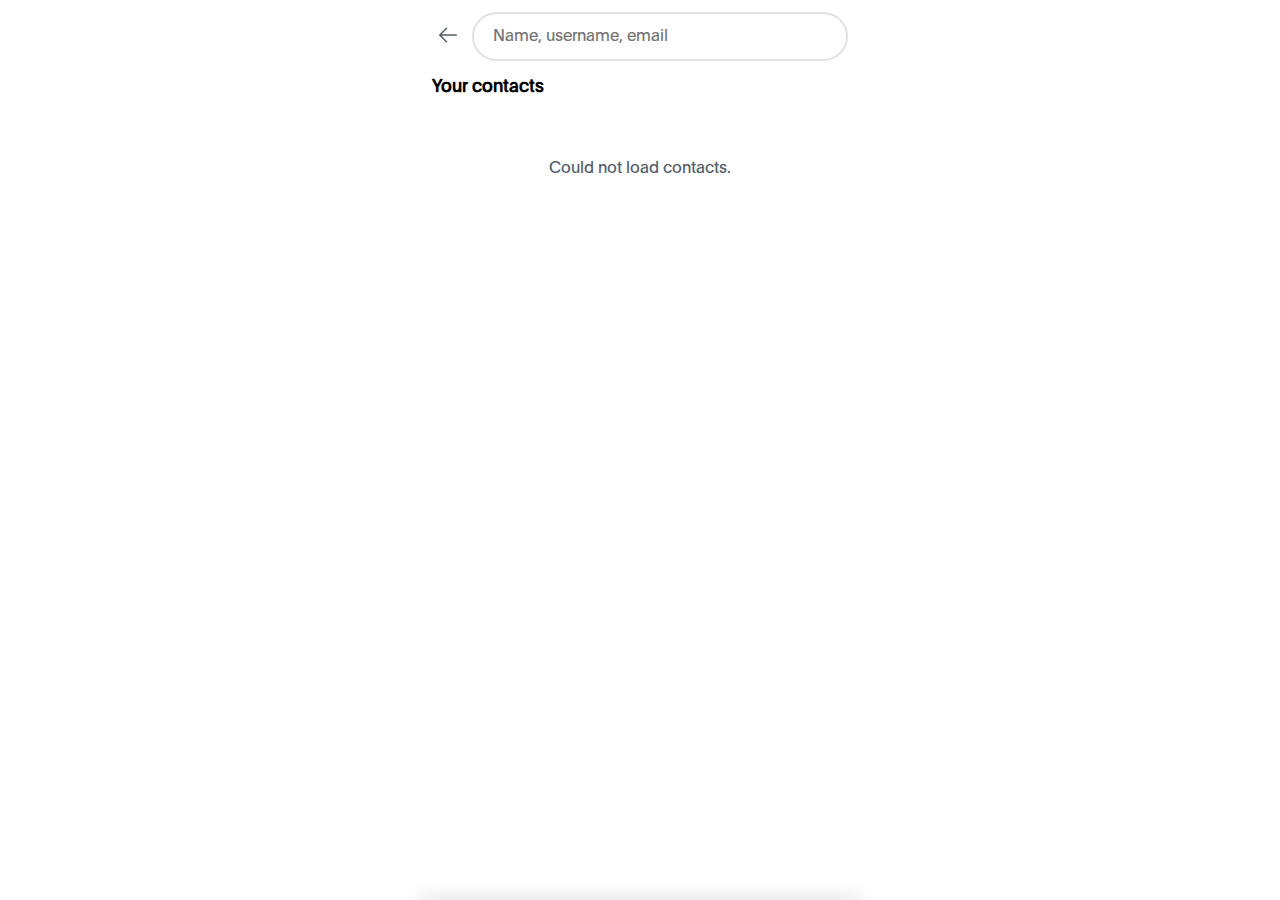
<file: send.html>
<!DOCTYPE html>
<html lang="en">
  <head>
    <meta charset="UTF-8" />
    <meta name="viewport" content="width=device-width, initial-scale=1.0" />
    <title>Send Money</title>
    <link rel="preconnect" href="https://fonts.googleapis.com" />
    <link rel="preconnect" href="https://fonts.gstatic.com" crossorigin />
    <link
      href="https://fonts.googleapis.com/css2?family=Roboto:wght@400;700&display=swap"
      rel="stylesheet"
    />
    <style>
      @font-face {
        font-family: "PayPal-Open-Regular";
        src: url("fonts/pay_pal_open_regular.otf") format("opentype");
        font-weight: normal;
        font-style: normal;
      }
      @font-face {
        font-family: "PayPal-Open-Plain";
        src: url("fonts/pay_pal_plain_regular.otf") format("opentype");
        font-weight: normal;
        font-style: normal;
      }
      /* --- GLOBAL STYLES & VARIABLES --- */
      :root {
        --background-color: #ffffff;
        --text-primary: #000000;
        --text-secondary: #545d68;
        --border-color: #e1e1e1;
        --skeleton-bg: #e0e0e0;
      }

      *,
      *::before,
      *::after {
        box-sizing: border-box;
        margin: 0;
        padding: 0;
      }

      body {
        font-family: "PayPal-Open-Regular";
        background-color: var(--background-color);
        color: var(--text-primary);
        overflow: hidden;
      }

      #mobile-container {
        max-width: 448px;
        margin: 0 auto;
        background-color: var(--background-color);
        height: 100vh;
        display: flex;
        flex-direction: column;
      }

      /* --- FIXED HEADER --- */
      .fixed-header {
        display: flex;
        align-items: center;
        gap: 8px;
        padding: 12px 16px;
        flex-shrink: 0;
      }
      .back-button {
        background: none;
        border: none;
        cursor: pointer;
        padding: 4px;
      }
      .back-button svg {
        width: 24px;
        height: 24px;
      }
      /* Ensure the new SVG icon is black like the image */
      .back-button svg path {
        fill: var(--text-secondary);
      }

      .search-bar {
        position: relative;
        flex-grow: 1;
      }
      .search-input {
        width: 100%;
        padding: 15px 45px 15px 19px;
        font-family: "PayPal-Open-Regular";
        font-size: 1rem;
        border: 2px solid var(--border-color);
        border-radius: 30px;
        outline: none;
      }
      .search-input:focus {
        border-color: #0070ba;
      }
      .clear-icon {
        position: absolute;
        right: 12px;
        top: 50%;
        transform: translateY(-50%);
        background: none;
        border: none;
        cursor: pointer;
        display: none;
      }
      .clear-icon.visible {
        display: block;
      }
      .clear-icon svg {
        width: 15px;
        height: 15px;
        display: block;
      }
      .clear-icon svg path {
        fill: var(--text-secondary);
      }

      /* --- MAIN CONTENT AREA --- */
      .main-content {
        padding: 16px;
        overflow-y: auto;
        flex-grow: 1;
        padding-top: 5px;
      }
      .list-title {
        font-size: 1.1rem;
        font-weight: 700;
        margin-bottom: 24px;
      }

      /* --- USER LIST ITEM --- */
      .user-list-item {
        display: flex;
        align-items: center;
        gap: 16px;
        margin-bottom: 24px;
        cursor: pointer;
      }
      .avatar {
        width: 48px;
        height: 48px;
        border-radius: 50%;
        flex-shrink: 0;
        display: flex;
        align-items: center;
        justify-content: center;
        font-weight: 700;
        color: #ffffff;
        font-size: 1rem;
        font-family: "PayPal-Open-Plain";
      }
      .avatar img {
        width: 100%;
        height: 100%;
        border-radius: 50%;
        object-fit: cover;
      }
      .user-details {
        flex-grow: 1;
      }
      .user-details .name {
        font-weight: 700;
        font-size: 1rem;
        margin-bottom: 4px;
      }
      .user-details .handle {
        font-size: 0.9rem;
        color: var(--text-secondary);
      }
      .info-icon {
        flex-shrink: 0;
      }
      .info-icon svg {
        width: 24px;
        height: 24px;
      }
      .info-icon svg path {
        fill: var(--text-primary);
      }

      /* --- LOADING SKELETON --- */
      .skeleton-list .user-list-item {
        cursor: default;
      }
      .skeleton-list .avatar {
        background-color: var(--skeleton-bg);
      }
      .skeleton-list .name {
        height: 16px;
        width: 60%;
        background-color: var(--skeleton-bg);
        border-radius: 4px;
        margin-bottom: 8px;
      }
      .skeleton-list .handle {
        height: 14px;
        width: 40%;
        background-color: var(--skeleton-bg);
        border-radius: 4px;
      }
      .skeleton-list .shimmer {
        animation: shimmer 1.5s infinite linear;
        background: linear-gradient(
          90deg,
          var(--skeleton-bg) 25%,
          #f0f0f0 50%,
          var(--skeleton-bg) 75%
        );
        background-size: 200% 100%;
      }
      @keyframes shimmer {
        0% {
          background-position: 200% 0;
        }
        100% {
          background-position: -200% 0;
        }
      }
      .no-results {
        text-align: center;
        color: var(--text-secondary);
        padding: 40px 0;
      }

      /* --- UPDATED CONFIRMATION MODAL --- */
      .modal-backdrop {
        position: fixed;
        top: 0;
        left: 0;
        right: 0;
        bottom: 0;
        background-color: rgba(0, 0, 0, 0.5);
        opacity: 0;
        transition: opacity 0.3s ease;
        pointer-events: none;
        z-index: 998;
      }
      .modal-backdrop.visible {
        opacity: 1;
        pointer-events: auto;
      }

      .modal-sheet {
        position: fixed;
        bottom: 0;
        left: 0;
        right: 0;
        max-width: 448px;
        margin: 0 auto;
        background-color: var(--background-color);
        border-radius: 16px 16px 0 0;
        padding: 16px 24px 24px;
        box-shadow: 0 -4px 20px rgba(0, 0, 0, 0.1);
        transform: translateY(100%);
        transition: transform 0.4s cubic-bezier(0.25, 1, 0.5, 1);
        z-index: 999;
        /* text-align is now left by default */
      }
      .modal-sheet.visible {
        transform: translateY(0);
      }

      .modal-header {
        display: flex;
        justify-content: flex-end;
        margin-bottom: 24px;
      }
      .modal-close-btn {
        background: none;
        border: none;
        cursor: pointer;
      }
      .modal-close-btn svg {
        width: 24px;
        height: 24px;
      }

      /* New container for left-aligned avatar and details */
      .modal-profile-info {
        display: flex;
        align-items: center;
        gap: 16px;
        margin-bottom: 32px;
      }

      .modal-avatar {
        width: 56px; /* Slightly larger avatar in modal */
        height: 56px;
      }

      .modal-prompt {
        font-size: 1.5rem;
        font-weight: 700;
        margin-bottom: 24px;
      }

      .modal-continue-btn {
        width: 100%;
        background-color: var(--text-primary);
        color: var(--background-color);
        border: none;
        padding: 16px;
        font-size: 1.1rem;
        font-weight: 700;
        border-radius: 30px;
        cursor: pointer;
      }
    </style>
  </head>
  <body>
    <div id="mobile-container">
      <!-- Header with NEW Back Arrow -->
      <header class="fixed-header">
        <button class="back-button" onclick="window.history.back()">
          <svg xmlns="http://www.w3.org/2000/svg" viewBox="0 0 24.0 24.0">
            <path
              d="M21 12a0.75 0.75 0 0 1-0.75 0.75H5.56l5.47 5.47a0.75 0.75 0 1 1-1.06 1.06l-6.75-6.75a0.75 0.75 0 0 1 0-1.06l6.75-6.75a0.75 0.75 0 1 1 1.06 1.06l-5.47 5.47h14.69A0.75 0.75 0 0 1 21 12z"
            />
          </svg>
        </button>
        <div class="search-bar">
          <input
            type="text"
            class="search-input"
            id="search-input"
            placeholder="Name, username, email"
          />
          <button class="clear-icon" id="clear-icon">
            <svg
              fill="#000000"
              viewBox="0 0 16 16"
              xmlns="http://www.w3.org/2000/svg"
            >
              <path
                d="M-16,0a8.009,8.009,0,0,0-8,8,8.009,8.009,0,0,0,8,8A8.009,8.009,0,0,0-8,8,8.009,8.009,0,0,0-16,0Zm0,15a7.008,7.008,0,0,1-7-7,7.008,7.008,0,0,1,7-7A7.008,7.008,0,0,1-9,8,7.008,7.008,0,0,1-16,15Zm3.854-10.146L-15.293,8l3.147,3.146a.5.5,0,0,1,0,.708A.5.5,0,0,1-12.5,12a.5.5,0,0,1-.354-.146L-16,8.707l-3.146,3.147A.5.5,0,0,1-19.5,12a.5.5,0,0,1-.354-.146.5.5,0,0,1,0-.708L-16.707,8l-3.147-3.146a.5.5,0,0,1,0-.708.5.5,0,0,1,.708,0L-16,7.293l3.146-3.147a.5.5,0,0,1,.708,0A.5.5,0,0,1-12.146,4.854Z"
                transform="translate(24)"
              />
            </svg>
          </button>
        </div>
      </header>

      <!-- Main Content -->
      <main class="main-content">
        <h2 class="list-title" id="list-title">Your contacts</h2>
        <div class="user-list" id="user-list"></div>
      </main>
    </div>

    <!-- Confirmation Modal with UPDATED layout -->
    <div class="modal-backdrop" id="modal-backdrop"></div>
    <div class="modal-sheet" id="modal-sheet">
      <div class="modal-header">
        <button class="modal-close-btn" id="modal-close-btn">
          <svg xmlns="http://www.w3.org/2000/svg" viewBox="0 0 24 24">
            <path
              d="M18.022,8.121C18.412,7.731 18.412,7.097 18.022,6.707C17.631,6.316 16.998,6.316 16.607,6.707L12.365,10.949L8.123,6.707C7.733,6.317 7.1,6.317 6.709,6.707C6.319,7.098 6.319,7.731 6.709,8.121L10.951,12.363L6.708,16.607C6.317,16.997 6.317,17.63 6.708,18.021C7.098,18.411 7.732,18.411 8.122,18.021L12.365,13.778L16.609,18.021C16.999,18.411 17.632,18.411 18.023,18.021C18.413,17.63 18.413,16.997 18.023,16.607L13.78,12.363L18.022,8.121Z"
            />
          </svg>
        </button>
      </div>
      <!-- New container for profile info -->
      <div class="modal-profile-info">
        <div class="avatar modal-avatar" id="modal-avatar"></div>
        <div
          class="user-details modal-user-details"
          id="modal-user-details"
        ></div>
      </div>
      <p class="modal-prompt">Is this the right person?</p>
      <button class="modal-continue-btn">Continue</button>
    </div>

    <script>
      // --- The JavaScript from the previous step remains unchanged ---
      document.addEventListener("DOMContentLoaded", () => {
        const searchInput = document.getElementById("search-input");
        const clearIcon = document.getElementById("clear-icon");
        const listTitle = document.getElementById("list-title");
        const userList = document.getElementById("user-list");
        const modalBackdrop = document.getElementById("modal-backdrop");
        const modalSheet = document.getElementById("modal-sheet");
        const modalCloseBtn = document.getElementById("modal-close-btn");
        const modalAvatar = document.getElementById("modal-avatar");
        const modalUserDetails = document.getElementById("modal-user-details");
        let masterUserList = [];
        let initialContacts = [];
        let searchTimeout;
        const AVATAR_COLORS = ["#000", "#253B80", "#169BD7"];
        const getRandomItem = (arr) =>
          arr[Math.floor(Math.random() * arr.length)];
        const generateUserData = (apiUser) => {
          const fullName = `${apiUser.name.first} ${apiUser.name.last}`;
          const username = `@${apiUser.login.username}${Math.floor(
            Math.random() * 90
          )}`;
          const phone = apiUser.phone.replace(/[^0-9]/g, "");
          const initials =
            `${apiUser.name.first[0]}${apiUser.name.last[0]}`.toUpperCase();
          const avatarType = Math.random() < 0.7 ? "image" : "initials";
          return {
            id: apiUser.login.uuid,
            fullName,
            handle: Math.random() < 0.5 ? username : phone,
            picture: apiUser.picture.large,
            initials,
            avatarType,
            avatarColor: getRandomItem(AVATAR_COLORS),
          };
        };
        const createAvatarHTML = (user) => {
          if (user.avatarType === "image") {
            return `<div class="avatar"><img src="${user.picture}" alt="${user.fullName}"></div>`;
          } else {
            return `<div class="avatar" style="background-color: ${user.avatarColor};">${user.initials}</div>`;
          }
        };
        const createDetailsHTML = (user) =>
          `<div class="user-details"><div class="name">${user.fullName}</div><div class="handle">${user.handle}</div></div>`;
        const renderUserList = (users) => {
          userList.innerHTML = "";
          if (users.length === 0) {
            userList.innerHTML = '<p class="no-results">No results found.</p>';
            return;
          }
          users.forEach((user) => {
            const item = document.createElement("div");
            item.className = "user-list-item";
            item.innerHTML = `${createAvatarHTML(user)}${createDetailsHTML(
              user
            )}<div class="info-icon"><svg viewBox="0 0 24.0 24.0" xmlns="http://www.w3.org/2000/svg"><path fill="#545d68" d="M12 2.25A9.75 9.75 0 1 0 21.75 12A9.76 9.76 0 0 0 12 2.25zm0 18A8.25 8.25 0 1 1 20.25 12A8.26 8.26 0 0 1 12 20.25zm1.5-3.75a0.75 0.75 0 0 1-0.75 0.75a1.5 1.5 0 0 1-1.5-1.5V12a0.75 0.75 0 1 1 0-1.5a1.5 1.5 0 0 1 1.5 1.5v3.75a0.75 0.75 0 0 1 0.75 0.75zm-3-8.63a1.13 1.13 0 1 1 2.25 0a1.13 1.13 0 0 1-2.25 0z"/></svg></div>`;
            item.addEventListener("click", () => showConfirmationModal(user));
            userList.appendChild(item);
          });
        };
        const renderSkeletonLoader = () => {
          userList.innerHTML = "";
          const list = document.createElement("div");
          list.className = "skeleton-list";
          for (let i = 0; i < 10; i++) {
            list.innerHTML += `<div class="user-list-item"><div class="avatar shimmer"></div><div class="user-details"><div class="name shimmer"></div><div class="handle shimmer"></div></div></div>`;
          }
          userList.appendChild(list);
        };
        const handleSearch = (query) => {
          clearTimeout(searchTimeout);
          if (!query) {
            listTitle.textContent = "Your contacts";
            renderUserList(initialContacts);
            return;
          }
          listTitle.textContent = "People on PayPal";
          renderSkeletonLoader();
          searchTimeout = setTimeout(() => {
            const filteredUsers = masterUserList.filter(
              (user) =>
                user.fullName.toLowerCase().includes(query) ||
                user.handle.toLowerCase().includes(query)
            );
            renderUserList(filteredUsers);
          }, 2000);
        };
        const showConfirmationModal = (user) => {
          modalAvatar.innerHTML = createAvatarHTML(user);
          modalUserDetails.innerHTML = createDetailsHTML(user);
          modalBackdrop.classList.add("visible");
          modalSheet.classList.add("visible");
        };
        const hideConfirmationModal = () => {
          modalBackdrop.classList.remove("visible");
          modalSheet.classList.remove("visible");
        };
        const initializeApp = async () => {
          try {
            const response = await fetch(
              "https://randomuser.me/api/?results=200&nat=us,gb,fr,ca,au"
            );
            const data = await response.json();
            masterUserList = data.results.map(generateUserData);
            initialContacts = masterUserList.slice(0, 15);
            renderUserList(initialContacts);
          } catch (error) {
            userList.innerHTML =
              '<p class="no-results">Could not load contacts.</p>';
            console.error("Failed to fetch users:", error);
          }
        };
        searchInput.addEventListener("input", (e) => {
          const query = e.target.value.toLowerCase().trim();
          clearIcon.classList.toggle("visible", query.length > 0);
          handleSearch(query);
        });
        clearIcon.addEventListener("click", () => {
          searchInput.value = "";
          clearIcon.classList.remove("visible");
          handleSearch("");
          searchInput.focus();
        });
        modalCloseBtn.addEventListener("click", hideConfirmationModal);
        modalBackdrop.addEventListener("click", hideConfirmationModal);
        initializeApp();
      });
    </script>
  </body>
</html>
</file>
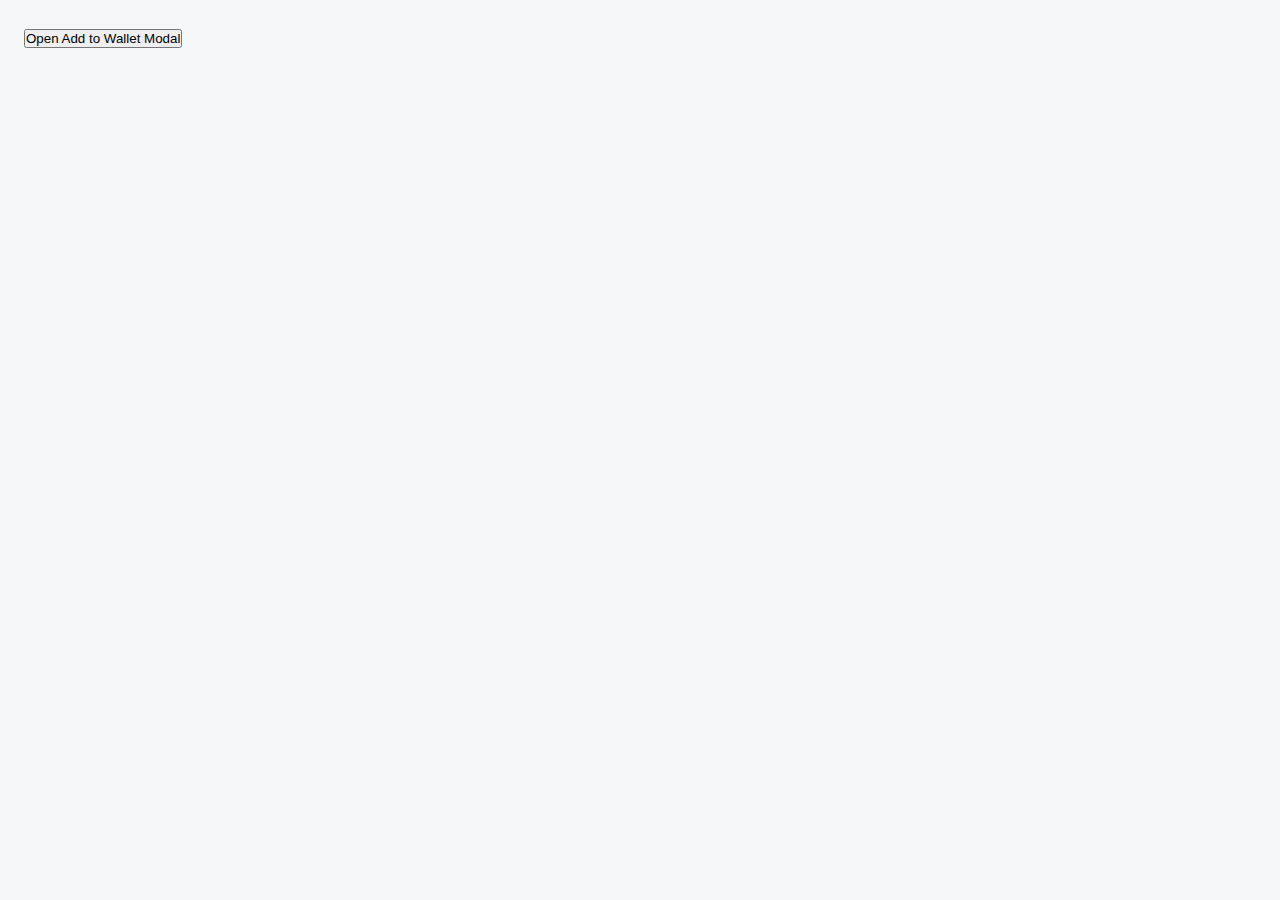
<file: testing.html>
<!DOCTYPE html>
<html lang="en">
  <head>
    <meta charset="UTF-8" />
    <meta name="viewport" content="width=device-width, initial-scale=1.0" />
    <title>Add to Wallet Modal</title>
    <!-- CSS will go here -->
    <style>
      /* CSS from the next block goes here */
      /* --- FONT DEFINITIONS --- */
      @font-face {
        font-family: "PayPal-Sans-Black";
        src: url("fonts/pay_pal_pro_black.otf") format("opentype");
        font-weight: 900;
        font-style: normal;
      }
      @font-face {
        font-family: "PayPal-Open-Regular";
        src: url("fonts/pay_pal_open_regular.otf") format("opentype");
        font-weight: normal;
        font-style: normal;
      }

      /* --- GLOBAL STYLES --- */
      *,
      *::before,
      *::after {
        box-sizing: border-box;
        margin: 0;
        padding: 0;
      }
      body {
        font-family: "PayPal-Open-Regular", -apple-system, sans-serif;
        background-color: #f6f7f9;
        color: #000000;
      }
      .placeholder-content {
        padding: 24px;
        font-size: 1.5rem;
      }

      /* --- MODAL BACKDROP --- */
      .modal-backdrop {
        position: fixed;
        top: 0;
        left: 0;
        right: 0;
        bottom: 0;
        background-color: rgba(0, 0, 0, 0.5);
        opacity: 0;
        transition: opacity 0.3s ease;
        pointer-events: none;
        z-index: 998;
      }
      .modal-backdrop.visible {
        opacity: 1;
        pointer-events: auto;
      }

      /* --- GENERAL MODAL STYLES --- */
      .modal {
        position: fixed;
        bottom: 0;
        left: 0;
        right: 0;
        max-width: 448px;
        margin: 0 auto;
        background-color: #ffffff;
        z-index: 999;
        transform: translateY(100%);
        transition: transform 0.4s cubic-bezier(0.25, 1, 0.5, 1);
        display: flex;
        flex-direction: column;
      }
      .modal.visible {
        transform: translateY(0);
      }

      /* --- "ADD TO WALLET" MODAL --- */
      #modal-add-to-wallet {
        border-radius: 24px 24px 0 0;
        padding: 16px;
      }
      .modal-header {
        display: flex;
        justify-content: space-between;
        align-items: center;
        padding: 8px;
        margin-bottom: 16px;
      }
      .modal-title {
        font-family: "PayPal-Sans-Black", sans-serif;
        font-size: 1.2rem;
        font-weight: 900;
      }
      .modal-close-btn {
        background: none;
        border: none;
        cursor: pointer;
        padding: 4px;
      }
      .modal-close-btn svg {
        width: 24px;
        height: 24px;
      }
      .wallet-option-list {
        padding: 0 8px 16px;
      }
      .wallet-option {
        display: flex;
        align-items: flex-start;
        gap: 16px;
        padding: 16px 0;
        cursor: pointer;
      }
      .wallet-option-icon {
        flex-shrink: 0;
      }
      .wallet-option-icon svg {
        width: 28px;
        height: 28px;
      }
      .wallet-option-text .title {
        font-weight: 700;
        font-size: 1rem;
        margin-bottom: 4px;
      }
      .wallet-option-text .subtitle {
        font-size: 0.9rem;
        color: #545d68;
        line-height: 1.4;
      }

      /* --- "LINK A CARD" MODAL --- STYLES UPDATED HERE --- */
      #modal-link-card {
        border-radius: 24px 24px 0 0;
        max-height: 90vh;
      }

      /* 1. Header uses flexbox to position buttons and is relative for title centering */
      #modal-link-card .modal-header {
        display: flex;
        justify-content: space-between; /* This pushes the buttons to the edges */
        align-items: center;
        position: relative; /* This is the anchor for the absolute title */
        padding: 16px;
        margin-bottom: 8px;
      }

      /* 2. Title is perfectly centered using absolute positioning */
      #modal-link-card .modal-title {
        font-family: "PayPal-Open-Regular", -apple-system, sans-serif; /* Use a standard font */
        font-size: 1rem;
        font-weight: 500; /* Regular weight */
        position: absolute;
        left: 50%;
        transform: translateX(-50%);
        white-space: nowrap;
      }

      /* 3. Button-specific styles are removed as Flexbox handles the layout */
      #modal-link-card .modal-back-btn {
        /* No absolute positioning needed */
      }
      #modal-link-card .modal-close-btn {
        /* No absolute positioning needed */
      }
      /* --- END OF HEADER STYLE UPDATES --- */

      .modal-content {
        padding: 0 24px;
        overflow-y: auto;
        flex-grow: 1;
      }
      .form-action-header {
        display: flex;
        justify-content: flex-end;
        margin-bottom: 8px;
      }
      .scan-button {
        display: flex;
        align-items: center;
        gap: 8px;
        color: #0070ba;
        font-weight: 600;
        cursor: pointer;
      }
      .scan-button svg {
        width: 24px;
        height: 24px;
      }
      .scan-button svg path {
        fill: #0070ba;
      }

      .form-group {
        position: relative;
        margin-bottom: 16px;
      }
      .input-field {
        width: 100%;
        padding: 16px;
        border: 1px solid #c4c4c4;
        border-radius: 12px;
        font-family: "PayPal-Open-Regular", sans-serif;
        font-size: 1rem;
        outline: none;
      }
      .input-field:focus {
        border-color: #0070ba;
      }
      .input-with-icon-left {
        padding-left: 50px;
      }
      .input-icon-left {
        position: absolute;
        left: 16px;
        top: 50%;
        transform: translateY(-50%);
      }
      .input-icon-left svg {
        width: 24px;
        height: 24px;
      }
      .input-action-right {
        position: absolute;
        right: 16px;
        top: 50%;
        transform: translateY(-50%);
        display: flex;
        align-items: center;
        cursor: pointer;
      }
      .input-action-right svg {
        width: 24px;
        height: 24px;
      }

      .form-row {
        display: flex;
        gap: 16px;
      }
      .form-row .form-group {
        flex: 1;
      }
      .billing-section {
        margin-top: 32px;
        padding-bottom: 16px;
      }
      .billing-header {
        display: flex;
        justify-content: space-between;
        align-items: center;
        margin-bottom: 8px;
      }
      .billing-title {
        font-weight: 700;
      }
      .change-link {
        color: #0070ba;
        font-weight: 600;
        cursor: pointer;
      }
      .address-block {
        font-size: 1rem;
        color: #545d68;
        line-height: 1.5;
      }

      .modal-footer {
        padding: 16px 24px;
        margin-top: auto;
        flex-shrink: 0;
        border-top: 1px solid #f0f0f0;
      }
      .primary-btn {
        width: 100%;
        background-color: #000000;
        color: #ffffff;
        border: none;
        padding: 16px;
        font-family: "PayPal-Open-Regular", sans-serif;
        font-size: 1rem;
        font-weight: 700;
        border-radius: 30px;
        cursor: pointer;
      }
      /* --- NEW "FEATURE NOT IMPLEMENTED" MODAL STYLES --- */
      #modal-feature-not-implemented {
        border-radius: 24px 24px 0 0;
        padding: 16px;
      }
      .feature-not-implemented-content {
        padding: 40px 24px;
        text-align: center;
        font-size: 1.1rem;
        font-weight: 600;
      }

      /* --- NEW VALIDATION STYLES --- */
      .input-field.input-error {
        border-color: #d70000; /* Red border for invalid fields */
      }

      .error-message {
        color: #d70000;
        font-size: 0.8rem;
        margin-top: 4px;
        padding-left: 4px;
        display: none; /* Hidden by default */
      }
      .error-message.visible {
        display: block; /* Shown when there is an error */
      }
    </style>
  </head>
  <body>
    <div class="placeholder-content">
      <button id="open-wallet-modal-btn">Open Add to Wallet Modal</button>
    </div>

    <!-- MODAL 1: ADD TO WALLET -->
    <div class="modal-backdrop" id="modal-backdrop"></div>
    <div class="modal" id="modal-add-to-wallet">
      <div class="modal-header">
        <span class="modal-title">Add to Wallet</span>
        <button class="modal-close-btn" data-close-modal="modal-add-to-wallet">
          <svg xmlns="http://www.w3.org/2000/svg" viewBox="0 0 24 24">
            <path
              d="M18.022,8.121C18.412,7.731 18.412,7.097 18.022,6.707C17.631,6.316 16.998,6.316 16.607,6.707L12.365,10.949L8.123,6.707C7.733,6.317 7.1,6.317 6.709,6.707C6.319,7.098 6.319,7.731 6.709,8.121L10.951,12.363L6.708,16.607C6.317,16.997 6.317,17.63 6.708,18.021C7.098,18.411 7.732,18.411 8.122,18.021L12.365,13.778L16.609,18.021C16.999,18.411 17.632,18.411 18.023,18.021C18.413,17.63 18.413,16.997 18.023,16.607L13.78,12.363L18.022,8.121Z"
            />
          </svg>
        </button>
      </div>
      <div class="wallet-option-list">
        <div class="wallet-option" id="open-bank-modal-btn">
          <div class="wallet-option-icon">
            <svg xmlns="http://www.w3.org/2000/svg" viewBox="0 0 24 24">
              <path
                fill="#000000"
                d="M2.25 9.75H4.5v6H3a0.75 0.75 0 1 0 0 1.5h18a0.75 0.75 0 1 0 0-1.5h-1.5v-6h2.25a0.75 0.75 0 0 0 0.4-1.39l-9.76-6a0.75 0.75 0 0 0-0.78 0l-9.75 6a0.75 0.75 0 0 0 0.39 1.39zm3.75 0h3v6H6v-6zm7.5 0v6h-3v-6h3zm4.5 6h-3v-6h3v6zM12 3.88l7.1 4.37H4.9L12 3.88zM23.25 19.5a0.75 0.75 0 0 1-0.75 0.75h-21a0.75 0.75 0 1 1 0-1.5h21a0.75 0.75 0 0 1 0.75 0.75z"
              />
            </svg>
          </div>
          <div class="wallet-option-text">
            <div class="title">Bank accounts</div>
            <div class="subtitle">
              Transfer money you receive to your bank account.
            </div>
          </div>
        </div>
        <div class="wallet-option" id="open-link-card-btn">
          <div class="wallet-option-icon">
            <svg xmlns="http://www.w3.org/2000/svg" viewBox="0 0 24 24">
              <path
                fill="#000000"
                d="M21 4.5H3A1.5 1.5 0 0 0 1.5 6v12A1.5 1.5 0 0 0 3 19.5h18a1.5 1.5 0 0 0 1.5-1.5V6A1.5 1.5 0 0 0 21 4.5zM21 6v2.25H3V6h18zm0 12H3V9.75h18V18zm-1.5-2.25a0.75 0.75 0 0 1-0.75 0.75h-3a0.75 0.75 0 1 1 0-1.5h3a0.75 0.75 0 0 1 0.75 0.75zm-6 0a0.75 0.75 0 0 1-0.75 0.75h-1.5a0.75 0.75 0 1 1 0-1.5h1.5a0.75 0.75 0 0 1 0.75 0.75z"
              />
            </svg>
          </div>
          <div class="wallet-option-text">
            <div class="title">Debit and credit cards</div>
            <div class="subtitle">
              Keep your card information secure when shopping
            </div>
          </div>
        </div>
      </div>
    </div>

    <!-- MODAL 2: LINK A CARD - STRUCTURE UPDATED HERE -->
    <div class="modal" id="modal-link-card">
      <div class="modal-header">
        <button class="modal-close-btn modal-back-btn" id="link-card-back-btn">
          <!-- 4. New, simpler SVG for the back arrow -->
          <svg
            xmlns="http://www.w3.org/2000/svg"
            width="24"
            height="24"
            viewBox="0 0 24 24"
            fill="none"
            stroke="currentColor"
            stroke-width="2"
            stroke-linecap="round"
            stroke-linejoin="round"
          >
            <path d="M19 12H5"></path>
            <polyline points="12 19 5 12 12 5"></polyline>
          </svg>
        </button>
        <span class="modal-title">Link a card</span>
        <button class="modal-close-btn" data-close-modal="modal-link-card">
          <!-- 5. New, simpler SVG for the close icon -->
          <svg
            xmlns="http://www.w3.org/2000/svg"
            width="24"
            height="24"
            viewBox="0 0 24 24"
            fill="none"
            stroke="currentColor"
            stroke-width="2"
            stroke-linecap="round"
            stroke-linejoin="round"
          >
            <line x1="18" y1="6" x2="6" y2="18"></line>
            <line x1="6" y1="6" x2="18" y2="18"></line>
          </svg>
        </button>
      </div>
      <div class="modal-content">
        <!-- New container for the scan button -->
        <div class="form-action-header">
          <div class="scan-button">
            <svg xmlns="http://www.w3.org/2000/svg" viewBox="0 0 24 24">
              <path
                d="M19.5 5.25h-2.6l-1.28-1.92A0.75 0.75 0 0 0 15 3H9a0.75 0.75 0 0 0-0.62 0.33L7.1 5.25H4.5A2.25 2.25 0 0 0 2.25 7.5V18a2.25 2.25 0 0 0 2.25 2.25h15A2.25 2.25 0 0 0 21.75 18V7.5a2.25 2.25 0 0 0-2.25-2.25zM20.25 18a0.75 0.75 0 0 1-0.75 0.75h-15A0.75 0.75 0 0 1 3.75 18V7.5A0.75 0.75 0 0 1 4.5 6.75h3a0.75 0.75 0 0 0 0.62-0.33L9.4 4.5h5.2l1.28 1.92a0.75 0.75 0 0 0 0.62 0.33h3a0.75 0.75 0 0 1 0.75 0.75V18zM12 8.25a4.13 4.13 0 1 0 0 8.25a4.13 4.13 0 0 0 0-8.25zM12 15a2.63 2.63 0 1 1 0-5.25A2.63 2.63 0 0 1 12 15z"
              />
            </svg>
            <span>Scan</span>
          </div>
        </div>
        <div class="form-group">
          <div class="input-icon-left">
            <svg xmlns="http://www.w3.org/2000/svg" viewBox="0 0 24 24">
              <path
                fill="#545d68"
                d="M21 4.5H3A1.5 1.5 0 0 0 1.5 6v12A1.5 1.5 0 0 0 3 19.5h18a1.5 1.5 0 0 0 1.5-1.5V6A1.5 1.5 0 0 0 21 4.5zM21 6v2.25H3V6h18zm0 12H3V9.75h18V18zm-1.5-2.25a0.75 0.75 0 0 1-0.75 0.75h-3a0.75 0.75 0 1 1 0-1.5h3a0.75 0.75 0 0 1 0.75 0.75zm-6 0a0.75 0.75 0 0 1-0.75 0.75h-1.5a0.75 0.75 0 1 1 0-1.5h1.5a0.75 0.75 0 0 1 0.75 0.75z"
              />
            </svg>
          </div>
          <!-- Scan button removed from here -->
          <input
            type="text"
            class="input-field input-with-icon-left"
            placeholder="Card number"
          />
        </div>
        <div class="form-row">
          <div class="form-group">
            <input type="text" class="input-field" placeholder="Expiry" />
          </div>
          <div class="form-group">
            <input type="text" class="input-field" placeholder="CVV" />
            <div class="input-action-right">
              <svg xmlns="http://www.w3.org/2000/svg" viewBox="0 0 24 24">
                <path
                  fill="#000000"
                  d="M12 3a9 9 0 1 1 0 18a9 9 0 0 1 0-18zm0 1a8 8 0 1 0 0 16a8 8 0 0 0 0-16zm0.06 12c0.3 0 0.55 0.25 0.55 0.56c0 0.3-0.25 0.55-0.55 0.55a0.56 0.56 0 0 1-0.56-0.55c0-0.31 0.25-0.56 0.56-0.56zM11.79 6c1.92 0 3.51 1.37 3.51 3.41c0 1.6-0.93 2.74-2.68 3.38l-0.12 0.05v1.24a0.5 0.5 0 0 1-0.41 0.5H12a0.5 0.5 0 0 1-0.5-0.4v-0.1v-1.98l0.36-0.1c1.67-0.5 2.44-1.35 2.44-2.59C14.3 7.96 13.18 7 11.79 7C10.66 7 9.6 7.68 9.5 8.33L9.5 8.44a0.5 0.5 0 0 1-1 0C8.5 7.1 10.12 6 11.79 6z"
                />
              </svg>
            </div>
          </div>
        </div>
        <div class="billing-section">
          <div class="billing-header">
            <span class="billing-title">Billing address</span>
            <span class="change-link">Change</span>
          </div>
          <div class="address-block">
            123 Main Street<br />
            San Jose, CA 95131<br />
            United States
          </div>
        </div>
      </div>
      <div class="modal-footer">
        <button class="primary-btn" id="link-card-btn">Link Card</button>
      </div>
      <!-- Add this new modal anywhere inside the <body> -->
      <div class="modal" id="modal-feature-not-implemented">
        <div class="modal-header">
          <span class="modal-title"></span>
          <button
            class="modal-close-btn"
            data-close-modal="modal-feature-not-implemented"
          >
            <svg xmlns="http://www.w3.org/2000/svg" viewBox="0 0 24 24">
              <path
                d="M18.022,8.121C18.412,7.731 18.412,7.097 18.022,6.707C17.631,6.316 16.998,6.316 16.607,6.707L12.365,10.949L8.123,6.707C7.733,6.317 7.1,6.317 6.709,6.707C6.319,7.098 6.319,7.731 6.709,8.121L10.951,12.363L6.708,16.607C6.317,16.997 6.317,17.63 6.708,18.021C7.098,18.411 7.732,18.411 8.122,18.021L12.365,13.778L16.609,18.021C16.999,18.411 17.632,18.411 18.023,18.021C18.413,17.63 18.413,16.997 18.023,16.607L13.78,12.363L18.022,8.121Z"
              />
            </svg>
          </button>
        </div>
        <div class="feature-not-implemented-content">
          Feature not implemented yet.
        </div>
      </div>

      <!-- Add a new toast notification for success -->
      <div class="toast" id="success-toast">
        <svg xmlns="http://www.w3.org/2000/svg" viewBox="0 0 24 24">
          <path
            d="M12 21a9 9 0 1 1 0-18a9 9 0 0 1 0 18zm0-1a8 8 0 1 0 0-16a8 8 0 0 0 0 16zm4.35-11.35a0.5 0.5 0 1 1 0.7 0.7l-7 7a0.5 0.5 0 0 1-0.71 0l-2.7-2.84a0.5 0.5 0 1 1 0.72-0.7l2.35 2.47l6.64-6.63z"
          />
        </svg>
        <span>Card linked successfully!</span>
      </div>
    </div>

    <!-- Script will go here -->
    <script>
      document.addEventListener("DOMContentLoaded", () => {
        // Modal Elements
        const backdrop = document.getElementById("modal-backdrop");
        const walletModal = document.getElementById("modal-add-to-wallet");
        const linkCardModal = document.getElementById("modal-link-card");
        const featureModal = document.getElementById(
          "modal-feature-not-implemented"
        ); // New modal

        // Button Elements
        const openWalletBtn = document.getElementById("open-wallet-modal-btn");
        const openLinkCardBtn = document.getElementById("open-link-card-btn");
        const openBankModalBtn = document.getElementById("open-bank-modal-btn"); // New button
        const linkCardBackBtn = document.getElementById("link-card-back-btn");
        const linkCardBtn = document.getElementById("link-card-btn"); // New button
        const allCloseBtns = document.querySelectorAll("[data-close-modal]");

        // Form Input Elements
        const cardNumberInput = document.getElementById("card-number");
        const cardExpiryInput = document.getElementById("card-expiry");
        const cardCvvInput = document.getElementById("card-cvv");

        // Error Message Elements
        const cardNumberError = document.getElementById("card-number-error");
        const cardExpiryError = document.getElementById("card-expiry-error");
        const cardCvvError = document.getElementById("card-cvv-error");

        // --- Modal Control Functions ---
        const showModal = (modalEl) => {
          backdrop.classList.add("visible");
          modalEl.classList.add("visible");
        };
        const hideModal = (modalEl) => {
          backdrop.classList.remove("visible");
          modalEl.classList.remove("visible");
        };

        // --- NEW Validation and Local Storage Logic ---
        const validateAndSaveCard = () => {
          let isValid = true;

          // Reset previous errors
          [cardNumberInput, cardExpiryInput, cardCvvInput].forEach((input) =>
            input.classList.remove("input-error")
          );
          [cardNumberError, cardExpiryError, cardCvvError].forEach((error) => {
            error.textContent = "";
            error.classList.remove("visible");
          });

          // 1. Validate Card Number
          const cardNumber = cardNumberInput.value.replace(/\s/g, ""); // Remove spaces
          if (cardNumber.length !== 16 || !/^\d+$/.test(cardNumber)) {
            isValid = false;
            cardNumberInput.classList.add("input-error");
            cardNumberError.textContent =
              "Please enter a valid 16-digit card number.";
            cardNumberError.classList.add("visible");
          }

          // 2. Validate Expiry Date
          const cardExpiry = cardExpiryInput.value;
          const expiryRegex = /^(0[1-9]|1[0-2])\/?([0-9]{2})$/;
          if (!expiryRegex.test(cardExpiry)) {
            isValid = false;
            cardExpiryInput.classList.add("input-error");
            cardExpiryError.textContent = "Please use MM/YY format.";
            cardExpiryError.classList.add("visible");
          }

          // 3. Validate CVV
          const cardCvv = cardCvvInput.value;
          if (
            cardCvv.length < 3 ||
            cardCvv.length > 4 ||
            !/^\d+$/.test(cardCvv)
          ) {
            isValid = false;
            cardCvvInput.classList.add("input-error");
            cardCvvError.textContent = "Enter a valid 3 or 4-digit CVV.";
            cardCvvError.classList.add("visible");
          }

          // If all fields are valid, save to local storage
          if (isValid) {
            const cardDetails = {
              cardNumber: cardNumber.slice(-4), // Only store the last 4 digits for security
              cardExpiry: cardExpiry,
            };
            localStorage.setItem(
              "linkedCardDetails",
              JSON.stringify(cardDetails)
            );

            alert("Card linked successfully!"); // Simple success feedback
            hideModal(linkCardModal); // Close modal on success
          }
        };

        // --- Event Listeners ---
        openWalletBtn.addEventListener("click", () => showModal(walletModal));
        openLinkCardBtn.addEventListener("click", () => {
          hideModal(walletModal);
          setTimeout(() => showModal(linkCardModal), 200);
        });

        // New listener for "Bank accounts"
        openBankModalBtn.addEventListener("click", () => {
          hideModal(walletModal);
          setTimeout(() => showModal(featureModal), 200);
        });

        allCloseBtns.forEach((btn) => {
          btn.addEventListener("click", () => {
            const modalId = btn.getAttribute("data-close-modal");
            const modalToClose = document.getElementById(modalId);
            if (modalToClose) hideModal(modalToClose);
          });
        });

        linkCardBackBtn.addEventListener("click", () => {
          hideModal(linkCardModal);
          setTimeout(() => showModal(walletModal), 200);
        });

        // New listener for the final "Link Card" button
        linkCardBtn.addEventListener("click", validateAndSaveCard);

        backdrop.addEventListener("click", () => {
          hideModal(walletModal);
          hideModal(linkCardModal);
          hideModal(featureModal); // Also hide the new modal
        });
      });
    </script>
  </body>
</html>
</file>
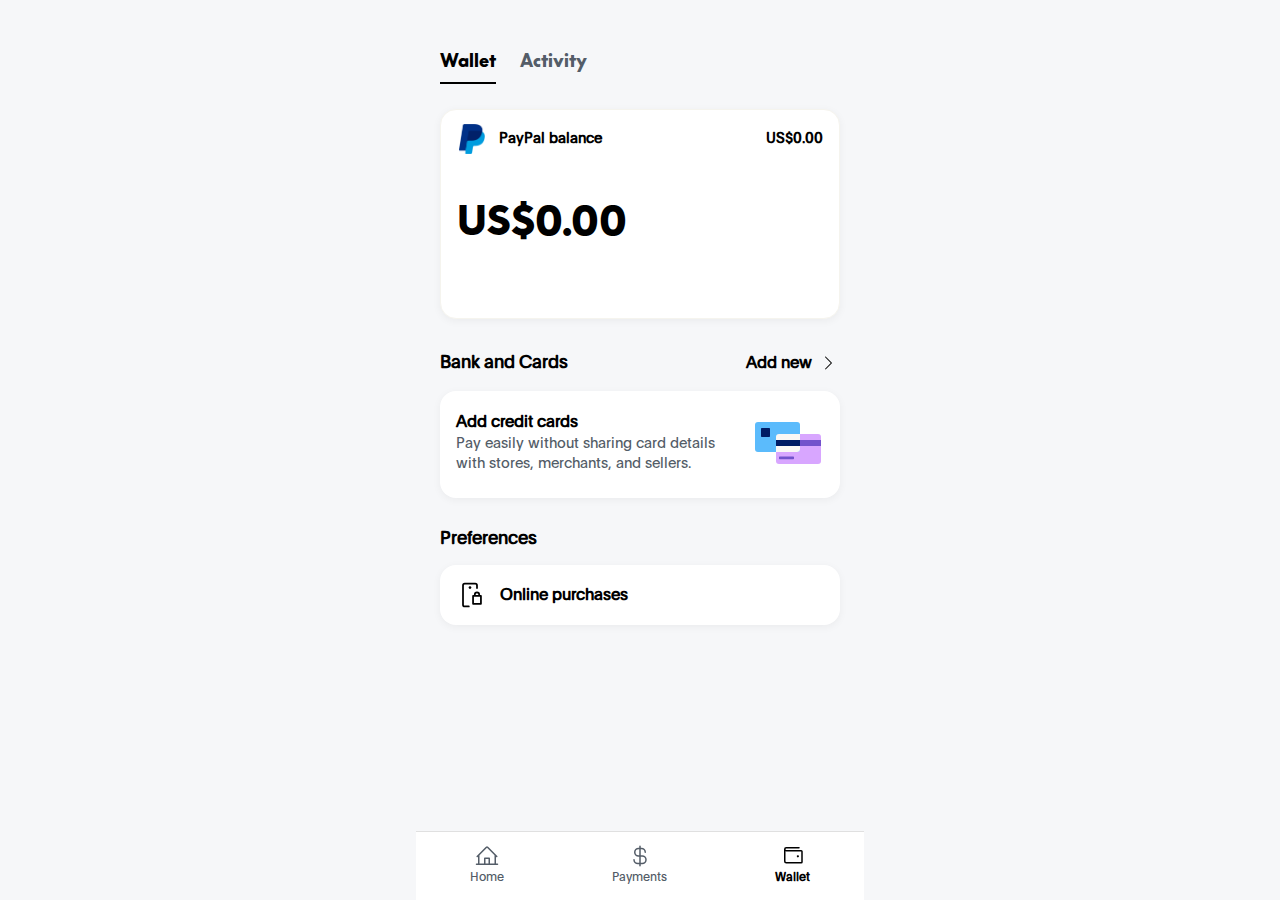
<file: wallet.html>
<!DOCTYPE html>
<html lang="en">
  <head>
    <meta charset="UTF-8" />
    <meta name="viewport" content="width=device-width, initial-scale=1.0" />
    <title>Wallet - PayPal</title>
    <link rel="stylesheet" href="wallet.css" />
    <style>
      /* --- FONT DEFINITIONS (assuming they are in a /fonts folder) --- */
      @font-face {
        font-family: "PayPal-Sans-Black";
        src: url("fonts/pay_pal_pro_black.otf") format("opentype");
        font-weight: 900;
        font-style: normal;
      }
      @font-face {
        font-family: "PayPal-Open-Regular";
        src: url("fonts/pay_pal_open_regular.otf") format("opentype");
        font-weight: normal;
        font-style: normal;
      }

      /* --- GLOBAL STYLES --- */
      *,
      *::before,
      *::after {
        box-sizing: border-box;
        margin: 0;
        padding: 0;
      }

      body {
        font-family: "PayPal-Open-Regular", -apple-system, sans-serif;
        background-color: #f6f7f9;
        color: #000000;
      }

      #mobile-container {
        max-width: 448px;
        margin: 0 auto;
        background-color: #f6f7f9;
        min-height: 100vh;
        display: flex;
        flex-direction: column;
        padding-bottom: 90px;
      }

      main {
        padding: 0 24px;
        flex-grow: 1;
      }

      /* --- TABS --- */
      .wallet-tabs {
        display: flex;
        gap: 24px;
        margin-bottom: 24px;
        padding: 16px 24px 0;
      }

      .tab-item {
        font-size: 1.1rem;
        font-weight: 600;
        color: #545d68;
        padding: 4px 0 12px;
        border-bottom: 2px solid transparent;
        cursor: pointer;
        position: relative;
        margin-top: 30px;
        font-family: "PayPal-Sans-Black", sans-serif;
      }

      .tab-item.active {
        color: #000000;
      }
      .tab-item.active::after {
        content: "";
        position: absolute;
        bottom: -1px;
        left: 0;
        right: 0;
        height: 2px;
        background-color: #000000;
      }

      /* --- TAB CONTENT --- */
      .tab-content {
        display: none;
      }
      .tab-content.active {
        display: block;
      }

      /* --- SHARED STYLES (Section Titles, etc.) --- */
      .section-header {
        display: flex;
        justify-content: space-between;
        align-items: center;
        margin: 32px 0 16px;
      }
      .section-title {
        font-family: "PayPal-Open-Regular", sans-serif;
        font-size: 1.1rem;
        font-weight: 900;
      }
      .add-new-link {
        display: flex;
        align-items: center;
        gap: 4px;
        color: #000;
        font-weight: 600;
        text-decoration: none;
      }
      .add-new-link svg {
        width: 24px;
        height: 24px;
      }
      .add-new-link svg path {
        fill: #000;
      }

      .content-card {
        background-color: #ffffff;
        border-radius: 16px;
        padding: 16px;
        box-shadow: 0 2px 8px rgba(0, 0, 0, 0.05);
      }

      /* --- "WALLET" TAB STYLES --- UPDATED SECTION --- */
      .balance-card-wallet {
        display: flex;
        flex-direction: column;
        gap: 30px;
        padding-top: 50px;
        padding-bottom: 50px;
        border: 1px solid #f5f4ee;
      }
      .balance-card-wallet .top-row {
        display: flex;
        justify-content: space-between;
        align-items: center;
        font-size: 0.9rem;
        transform: translateY(-36px);
        font-weight: bold;
      }
      .balance-card-wallet .balance-label {
        display: flex;
        align-items: center;
        gap: 12px; /* Increased gap for larger logo */
      }
      .balance-card-wallet .balance-label svg {
        /* Made the logo bigger and removed its background */
        width: 30px;
        height: 30px;
      }
      .balance-card-wallet .balance-amount-large {
        font-family: "PayPal-Sans-Black", sans-serif;
        font-size: 2.5rem;
        font-weight: 900;
        top: 50%;
        transform: translatey(-50%);
      }

      .add-card-block {
        display: flex;
        align-items: center;
        gap: 16px;
      }
      .add-card-block .text-content {
        flex-grow: 1;
      }
      .add-card-block .title {
        font-weight: 700;
        margin-bottom: 4px;
      }
      .add-card-block .subtitle {
        font-size: 0.9rem;
        color: #545d68;
        line-height: 1.4;
      }
      .add-card-block .card-icon {
        flex-shrink: 0;
      }
      .add-card-block .card-icon svg {
        width: 72px;
        height: 72px;
      }

      .preference-item {
        display: flex;
        align-items: center;
        gap: 16px;
      }
      .preference-item svg {
        width: 28px;
        height: 28px;
      }
      .preference-item span {
        font-weight: 600;
      }
      /* --- END OF UPDATED SECTION --- */

      /* --- "ACTIVITY" TAB STYLES --- */
      .empty-state-block {
        display: flex;
        flex-direction: column;
        align-items: center;
        text-align: center;
        padding: 80px 0;
      }
      .empty-state-block svg {
        width: 64px;
        height: 64px;
        margin-bottom: 24px;
      }
      .empty-state-block .title {
        font-family: "PayPal-Sans-Black", sans-serif;
        font-size: 1.8rem;
        font-weight: 900;
        line-height: 1.2;
        margin-bottom: 12px;
      }
      .empty-state-block .subtitle {
        font-size: 1rem;
        color: #545d68;
        line-height: 1.5;
        max-width: 300px;
      }

      /* --- FOOTER NAVIGATION --- */
      footer {
        position: fixed;
        bottom: 0;
        left: 0;
        right: 0;
        max-width: 448px;
        margin: 0 auto;
        background-color: #ffffff;
        border-top: 1px solid #e0e0e0;
      }
      .bottom-nav {
        display: flex;
        justify-content: space-around;
        padding: 12px 0 16px;
      }
      .nav-item {
        display: flex;
        flex-direction: column;
        align-items: center;
        gap: 4px;
        cursor: pointer;
      }
      .nav-item svg {
        width: 24px;
        height: 24px;
      }
      .nav-item span {
        font-size: 0.75rem;
      }
      .nav-item.active svg path,
      .nav-item.active span {
        fill: #000000;
        color: #000000;
        font-weight: 700;
      }
      .nav-item.inactive svg path,
      .nav-item.inactive span {
        fill: #545d68;
        color: #545d68;
      }
      .balance-card-wallet .balance-label img {
        width: 30px;
        height: 30px;
        object-fit: contain; /* Ensures the image scales nicely */
      }
      a {
        color: inherit;
        text-decoration: none;
      }
    </style>
  </head>
  <body>
    <div id="mobile-container">
      <nav class="wallet-tabs">
        <div class="tab-item active" data-tab="wallet-content">Wallet</div>
        <div class="tab-item" data-tab="activity-content">Activity</div>
      </nav>

      <main>
        <!-- Wallet Tab Content -->
        <div id="wallet-content" class="tab-content active">
          <section class="content-card balance-card-wallet">
            <div class="top-row">
              <div class="balance-label">
                <!-- THIS IS THE NEW IMG TAG - Replace the SVG -->
                <img src="icons/dd_paypal.png" alt="PayPal Logo" />
                <span>PayPal balance</span>
              </div>
              <span class="balance-amount-small">US$0.00</span>
            </div>
            <div class="balance-amount-large">US$0.00</div>
          </section>

          <!-- This is the NEW, DYNAMIC Cards section -->
          <section>
            <div class="section-header">
              <h2 class="section-title">Bank and Cards</h2>
              <a href="#" class="add-new-link" id="open-wallet-modal-btn">
                <span>Add new</span>
                <svg xmlns="http://www.w3.org/2000/svg" viewBox="0 0 24 24">
                  <path
                    d="M9.1464,6.3536C8.9512,6.1583 8.9512,5.8417 9.1464,5.6464C9.3417,5.4512 9.6583,5.4512 9.8536,5.6464L15.8536,11.6464C16.0488,11.8417 16.0488,12.1583 15.8536,12.3536L9.8536,18.3536C9.6583,18.5488 9.3417,18.5488 9.1464,18.3536C8.9512,18.1583 8.9512,17.8417 9.1464,17.6464L14.7929,12L9.1464,6.3536Z"
                  />
                </svg>
              </a>
            </div>
            <!-- This container will hold either the add block or the card -->
            <div
              id="cards-container"
              onclick="window.location.href='card-preview.html'"
            >
              <!-- The "Add card" block is now inside the container -->
              <div class="content-card add-card-block">
                <div class="text-content">
                  <div class="title">Add credit cards</div>
                  <div class="subtitle">
                    Pay easily without sharing card details with stores,
                    merchants, and sellers.
                  </div>
                </div>
                <div class="card-icon">
                  <svg xmlns="http://www.w3.org/2000/svg" viewBox="0 0 96 96">
                    <path
                      fill="#d8a6ff"
                      d="M32 40a4 4 0 0 1 4-4h52a4 4 0 0 1 4 4v32a4 4 0 0 1-4 4H36a4 4 0 0 1-4-4V40z"
                    />
                    <path
                      fill="#5bbbfc"
                      d="M4 24a4 4 0 0 1 4-4h52a4 4 0 0 1 4 4v32a4 4 0 0 1-4 4H8a4 4 0 0 1-4-4V24z"
                    />
                    <path
                      fill="#faf8f5"
                      d="M64 36v20a4 4 0 0 1-4 4H32V40a4 4 0 0 1 4-4h28z"
                    />
                    <path
                      fill="#001c64"
                      d="M13 28a1 1 0 0 0-1 1v10a1 1 0 0 0 1 1h10a1 1 0 0 0 1-1V29a1 1 0 0 0-1-1H13zm51 16H32v8h32v-8z"
                    />
                    <path
                      fill="#7252cc"
                      d="M92 44H64v8h28v-8zM55 69.5a1 1 0 0 0 1-1V67a1 1 0 0 0-1-1H37a1 1 0 0 0-1 1v1.5a1 1 0 0 0 1 1h18z"
                    />
                  </svg>
                </div>
              </div>
            </div>
          </section>

          <section>
            <div class="section-header">
              <h2 class="section-title">Preferences</h2>
            </div>
            <div class="content-card preference-item">
              <svg xmlns="http://www.w3.org/2000/svg" viewBox="0 0 24 24">
                <path
                  fill="#000000"
                  d="M16.5 1.5h-9a2.25 2.25 0 0 0-2.25 2.25v16.5A2.25 2.25 0 0 0 7.5 22.5h3.48a0.75 0.75 0 1 0 0-1.5H7.5a0.75 0.75 0 0 1-0.75-0.75V3.75A0.75 0.75 0 0 1 7.5 3h9a0.75 0.75 0 0 1 0.75 0.75v2.33a0.75 0.75 0 0 0 1.5 0V3.75A2.25 2.25 0 0 0 16.5 1.5z"
                />
                <path
                  fill="#000000"
                  d="M13.13 5.63a1.13 1.13 0 1 1-2.26 0a1.13 1.13 0 0 1 2.26 0z"
                />
                <path
                  fill="#000000"
                  d="M20.63 12.02h0.75a0.75 0.75 0 0 1 0.75 0.75v6.75a0.75 0.75 0 0 1-0.75 0.75h-6.75a0.75 0.75 0 0 1-0.76-0.75v-6.75a0.75 0.75 0 0 1 0.76-0.75h0.74v-0.37a2.63 2.63 0 0 1 5.26 0v0.37zm-3.42-1.17c-0.22 0.21-0.34 0.5-0.34 0.8v0.37h2.25v-0.37a1.13 1.13 0 0 0-1.92-0.8zm-1.84 2.67v5.25h5.25v-5.25h-5.25z"
                  fill-rule="evenodd"
                />
              </svg>
              <span>Online purchases</span>
            </div>
          </section>
        </div>

        <!-- Activity Tab Content -->
        <div id="activity-content" class="tab-content">
          <div class="empty-state-block">
            <svg xmlns="http://www.w3.org/2000/svg" viewBox="0 0 24 24">
              <path
                fill="#000000"
                d="M6.75 9.75A0.75 0.75 0 0 1 7.5 9h9a0.75 0.75 0 1 1 0 1.5h-9a0.75 0.75 0 0 1-0.75-0.75zM7.5 13.5h9a0.75 0.75 0 1 0 0-1.5h-9a0.75 0.75 0 1 0 0 1.5zm14.25-8.25V19.5a0.75 0.75 0 0 1-1.09 0.67L18 18.84l-2.66 1.33a0.75 0.75 0 0 1-0.68 0L12 18.84l-2.66 1.33a0.75 0.75 0 0 1-0.68 0L6 18.84l-2.66 1.33a0.75 0.75 0 0 1-1.09-0.67V5.25a1.5 1.5 0 0 1 1.5-1.5h16.5a1.5 1.5 0 0 1 1.5 1.5zm-1.5 0H3.75v13.04l1.91-0.96a0.75 0.75 0 0 1 0.68 0L9 18.66l2.66-1.33a0.75 0.75 0 0 1 0.68 0L15 18.66l2.66-1.33a0.75 0.75 0 0 1 0.68 0l1.91 0.96V5.25z"
              />
            </svg>
            <h2 class="title">All your payments and purchases in one place</h2>
            <p class="subtitle">
              Keep track of everything you do with PayPal right here. Let's get
              started.
            </p>
          </div>
        </div>
      </main>
    </div>

    <!-- Footer -->
    <footer>
      <nav class="bottom-nav">
        <a href="home.html">
          <div class="nav-item inactive">
            <svg xmlns="http://www.w3.org/2000/svg" viewBox="0 0 24 24">
              <path
                d="M22.5 19.5H21v-6.75l0.22 0.22a0.75 0.75 0 0 0 1.06-1.06l-9.22-9.22a1.5 1.5 0 0 0-2.12 0l-9.22 9.22a0.75 0.75 0 1 0 1.06 1.06L3 12.75v6.75H1.5a0.75 0.75 0 0 0 0 1.5h21a0.75 0.75 0 1 0 0-1.5zm-18-8.25l7.5-7.5l7.5 7.5v8.25H15v-5.25a0.75 0.75 0 0 0-0.75-0.75h-4.5A0.75 0.75 0 0 0 9 14.25v5.25H4.5v-8.25zm9 8.25h-3V15h3v4.5z"
              /></svg
            ><span>Home</span>
          </div></a
        >
        <a href="payments.html">
          <div class="nav-item inactive">
            <svg xmlns="http://www.w3.org/2000/svg" viewBox="0 0 24 24">
              <path
                d="M14.25 11.25h-1.5v-6h0.75a3 3 0 0 1 3 3a0.75 0.75 0 1 0 1.5 0a4.5 4.5 0 0 0-4.5-4.5h-0.75v-1.5a0.75 0.75 0 1 0-1.5 0v1.5H10.5a4.5 4.5 0 0 0 0 9h0.75v6h-1.5a3 3 0 0 1-3-3a0.75 0.75 0 1 0-1.5 0a4.5 4.5 0 0 0 4.5 4.5h1.5v1.5a0.75 0.75 0 1 0 1.5 0v-1.5h1.5a4.5 4.5 0 1 0 0-9zm-3.75 0a3 3 0 0 1 0-6h0.75v6H10.5zm3.75 7.5h-1.5v-6h1.5a3 3 0 0 1 0 6z"
              /></svg
            ><span>Payments</span>
          </div></a
        >
        <div class="nav-item active">
          <svg xmlns="http://www.w3.org/2000/svg" viewBox="0 0 24 24">
            <path
              d="M20.25 6h-15a0.75 0.75 0 0 1 0-1.5H18A0.75 0.75 0 1 0 18 3H5.25A2.25 2.25 0 0 0 3 5.25v12a2.25 2.25 0 0 0 2.25 2.25h15a1.5 1.5 0 0 0 1.5-1.5V7.5a1.5 1.5 0 0 0-1.5-1.5zm0 12h-15a0.75 0.75 0 0 1-0.75-0.75V7.37C4.74 7.46 5 7.5 5.25 7.5h15V18zm-4.5-5.63a1.13 1.13 0 1 1 2.25 0a1.13 1.13 0 0 1-2.25 0z"
            /></svg
          ><span>Wallet</span>
        </div>
      </nav>
    </footer>
    <!-- MODAL 1: ADD TO WALLET -->
    <div class="modal-backdrop" id="modal-backdrop"></div>
    <div class="modal" id="modal-add-to-wallet">
      <div class="modal-header">
        <span class="modal-title">Add to Wallet</span>
        <button class="modal-close-btn" data-close-modal="modal-add-to-wallet">
          <svg xmlns="http://www.w3.org/2000/svg" viewBox="0 0 24 24">
            <path
              d="M18.022,8.121C18.412,7.731 18.412,7.097 18.022,6.707C17.631,6.316 16.998,6.316 16.607,6.707L12.365,10.949L8.123,6.707C7.733,6.317 7.1,6.317 6.709,6.707C6.319,7.098 6.319,7.731 6.709,8.121L10.951,12.363L6.708,16.607C6.317,16.997 6.317,17.63 6.708,18.021C7.098,18.411 7.732,18.411 8.122,18.021L12.365,13.778L16.609,18.021C16.999,18.411 17.632,18.411 18.023,18.021C18.413,17.63 18.413,16.997 18.023,16.607L13.78,12.363L18.022,8.121Z"
            />
          </svg>
        </button>
      </div>
      <div class="wallet-option-list">
        <div class="wallet-option" id="open-bank-modal-btn">
          <div class="wallet-option-icon">
            <svg xmlns="http://www.w3.org/2000/svg" viewBox="0 0 24 24">
              <path
                fill="#000000"
                d="M2.25 9.75H4.5v6H3a0.75 0.75 0 1 0 0 1.5h18a0.75 0.75 0 1 0 0-1.5h-1.5v-6h2.25a0.75 0.75 0 0 0 0.4-1.39l-9.76-6a0.75 0.75 0 0 0-0.78 0l-9.75 6a0.75 0.75 0 0 0 0.39 1.39zm3.75 0h3v6H6v-6zm7.5 0v6h-3v-6h3zm4.5 6h-3v-6h3v6zM12 3.88l7.1 4.37H4.9L12 3.88zM23.25 19.5a0.75 0.75 0 0 1-0.75 0.75h-21a0.75 0.75 0 1 1 0-1.5h21a0.75 0.75 0 0 1 0.75 0.75z"
              />
            </svg>
          </div>
          <div class="wallet-option-text">
            <div class="title">Bank accounts</div>
            <div class="subtitle">
              Transfer money you receive to your bank account.
            </div>
          </div>
        </div>
        <div class="wallet-option" id="open-link-card-btn">
          <div class="wallet-option-icon">
            <svg xmlns="http://www.w3.org/2000/svg" viewBox="0 0 24 24">
              <path
                fill="#000000"
                d="M21 4.5H3A1.5 1.5 0 0 0 1.5 6v12A1.5 1.5 0 0 0 3 19.5h18a1.5 1.5 0 0 0 1.5-1.5V6A1.5 1.5 0 0 0 21 4.5zM21 6v2.25H3V6h18zm0 12H3V9.75h18V18zm-1.5-2.25a0.75 0.75 0 0 1-0.75 0.75h-3a0.75 0.75 0 1 1 0-1.5h3a0.75 0.75 0 0 1 0.75 0.75zm-6 0a0.75 0.75 0 0 1-0.75 0.75h-1.5a0.75 0.75 0 1 1 0-1.5h1.5a0.75 0.75 0 0 1 0.75 0.75z"
              />
            </svg>
          </div>
          <div class="wallet-option-text">
            <div class="title">Debit and credit cards</div>
            <div class="subtitle">
              Keep your card information secure when shopping
            </div>
          </div>
        </div>
      </div>
    </div>

    <!-- REPLACE the entire #modal-link-card with this corrected version -->
    <div class="modal" id="modal-link-card">
      <div class="modal-header">
        <button class="modal-close-btn modal-back-btn" id="link-card-back-btn">
          <!-- 4. New, simpler SVG for the back arrow -->
          <svg
            xmlns="http://www.w3.org/2000/svg"
            width="24"
            height="24"
            viewBox="0 0 24 24"
            fill="none"
            stroke="currentColor"
            stroke-width="2"
            stroke-linecap="round"
            stroke-linejoin="round"
          >
            <path d="M19 12H5"></path>
            <polyline points="12 19 5 12 12 5"></polyline>
          </svg>
        </button>
        <span class="modal-title">Link a card</span>
        <button class="modal-close-btn" data-close-modal="modal-link-card">
          <!-- 5. New, simpler SVG for the close icon -->
          <svg
            xmlns="http://www.w3.org/2000/svg"
            width="24"
            height="24"
            viewBox="0 0 24 24"
            fill="none"
            stroke="currentColor"
            stroke-width="2"
            stroke-linecap="round"
            stroke-linejoin="round"
          >
            <line x1="18" y1="6" x2="6" y2="18"></line>
            <line x1="6" y1="6" x2="18" y2="18"></line>
          </svg>
        </button>
      </div>
      <div class="modal-content">
        <div class="form-action-header">
          <div class="scan-button">
            <svg xmlns="http://www.w3.org/2000/svg" viewBox="0 0 24 24">
              <path
                d="M19.5 5.25h-2.6l-1.28-1.92A0.75 0.75 0 0 0 15 3H9a0.75 0.75 0 0 0-0.62 0.33L7.1 5.25H4.5A2.25 2.25 0 0 0 2.25 7.5V18a2.25 2.25 0 0 0 2.25 2.25h15A2.25 2.25 0 0 0 21.75 18V7.5a2.25 2.25 0 0 0-2.25-2.25zM20.25 18a0.75 0.75 0 0 1-0.75 0.75h-15A0.75 0.75 0 0 1 3.75 18V7.5A0.75 0.75 0 0 1 4.5 6.75h3a0.75 0.75 0 0 0 0.62-0.33L9.4 4.5h5.2l1.28 1.92a0.75 0.75 0 0 0 0.62 0.33h3a0.75 0.75 0 0 1 0.75 0.75V18zM12 8.25a4.13 4.13 0 1 0 0 8.25a4.13 4.13 0 0 0 0-8.25zM12 15a2.63 2.63 0 1 1 0-5.25A2.63 2.63 0 0 1 12 15z"
              />
            </svg>
            <span>Scan</span>
          </div>
        </div>
        <div class="form-group">
          <div class="input-icon-left">
            <svg xmlns="http://www.w3.org/2000/svg" viewBox="0 0 24 24">
              <path
                fill="#545d68"
                d="M21 4.5H3A1.5 1.5 0 0 0 1.5 6v12A1.5 1.5 0 0 0 3 19.5h18a1.5 1.5 0 0 0 1.5-1.5V6A1.5 1.5 0 0 0 21 4.5zM21 6v2.25H3V6h18zm0 12H3V9.75h18V18zm-1.5-2.25a0.75 0.75 0 0 1-0.75 0.75h-3a0.75 0.75 0 1 1 0-1.5h3a0.75 0.75 0 0 1 0.75 0.75zm-6 0a0.75 0.75 0 0 1-0.75 0.75h-1.5a0.75 0.75 0 1 1 0-1.5h1.5a0.75 0.75 0 0 1 0.75 0.75z"
              />
            </svg>
          </div>
          <input
            type="tel"
            class="input-field input-with-icon-left"
            placeholder="Card number"
            id="card-number"
            inputmode="numeric"
          />
          <p class="error-message" id="card-number-error"></p>
        </div>
        <div class="form-row">
          <div class="form-group">
            <input
              type="tel"
              class="input-field"
              placeholder="Expiry (MM/YY)"
              id="card-expiry"
              inputmode="numeric"
            />
            <p class="error-message" id="card-expiry-error"></p>
          </div>
          <div class="form-group">
            <input
              type="tel"
              class="input-field"
              placeholder="CVV"
              id="card-cvv"
              inputmode="numeric"
              maxlength="4"
            />
            <p class="error-message" id="card-cvv-error"></p>
            <div class="input-action-right">
              <svg xmlns="http://www.w3.org/2000/svg" viewBox="0 0 24 24">
                <path
                  fill="#000000"
                  d="M12 3a9 9 0 1 1 0 18a9 9 0 0 1 0-18zm0 1a8 8 0 1 0 0 16a8 8 0 0 0 0-16zm0.06 12c0.3 0 0.55 0.25 0.55 0.56c0 0.3-0.25 0.55-0.55 0.55a0.56 0.56 0 0 1-0.56-0.55c0-0.31 0.25-0.56 0.56-0.56zM11.79 6c1.92 0 3.51 1.37 3.51 3.41c0 1.6-0.93 2.74-2.68 3.38l-0.12 0.05v1.24a0.5 0.5 0 0 1-0.41 0.5H12a0.5 0.5 0 0 1-0.5-0.4v-0.1v-1.98l0.36-0.1c1.67-0.5 2.44-1.35 2.44-2.59C14.3 7.96 13.18 7 11.79 7C10.66 7 9.6 7.68 9.5 8.33L9.5 8.44a0.5 0.5 0 0 1-1 0C8.5 7.1 10.12 6 11.79 6z"
                />
              </svg>
            </div>
          </div>
        </div>
        <div class="billing-section">
          <div class="billing-header">
            <span class="billing-title">Billing address</span>
            <span class="change-link">Change</span>
          </div>
          <div class="address-block">
            123 Main Street<br />
            San Jose, CA 95131<br />
            United States
          </div>
        </div>
      </div>
      <div class="modal-footer">
        <button class="primary-btn" id="link-card-btn">Link Card</button>
      </div>
    </div>
    <!-- Add this new modal anywhere inside the <body> -->
    <div class="modal" id="modal-feature-not-implemented">
      <div class="modal-header">
        <span class="modal-title"></span>
        <button
          class="modal-close-btn"
          data-close-modal="modal-feature-not-implemented"
        >
          <svg xmlns="http://www.w3.org/2000/svg" viewBox="0 0 24 24">
            <path
              d="M18.022,8.121C18.412,7.731 18.412,7.097 18.022,6.707C17.631,6.316 16.998,6.316 16.607,6.707L12.365,10.949L8.123,6.707C7.733,6.317 7.1,6.317 6.709,6.707C6.319,7.098 6.319,7.731 6.709,8.121L10.951,12.363L6.708,16.607C6.317,16.997 6.317,17.63 6.708,18.021C7.098,18.411 7.732,18.411 8.122,18.021L12.365,13.778L16.609,18.021C16.999,18.411 17.632,18.411 18.023,18.021C18.413,17.63 18.413,16.997 18.023,16.607L13.78,12.363L18.022,8.121Z"
            />
          </svg>
        </button>
      </div>
      <div class="feature-not-implemented-content">
        Feature not implemented yet.
      </div>
    </div>

    <!-- Add a new toast notification for success -->
    <div class="toast" id="success-toast">
      <svg xmlns="http://www.w3.org/2000/svg" viewBox="0 0 24 24">
        <path
          d="M12 21a9 9 0 1 1 0-18a9 9 0 0 1 0 18zm0-1a8 8 0 1 0 0-16a8 8 0 0 0 0 16zm4.35-11.35a0.5 0.5 0 1 1 0.7 0.7l-7 7a0.5 0.5 0 0 1-0.71 0l-2.7-2.84a0.5 0.5 0 1 1 0.72-0.7l2.35 2.47l6.64-6.63z"
        />
      </svg>
      <span>Card linked successfully!</span>
    </div>

    <script>
      document.addEventListener("DOMContentLoaded", () => {
        const tabs = document.querySelectorAll(".tab-item");
        const tabContents = document.querySelectorAll(".tab-content");

        tabs.forEach((tab) => {
          tab.addEventListener("click", () => {
            tabs.forEach((item) => item.classList.remove("active"));
            tabContents.forEach((content) =>
              content.classList.remove("active")
            );

            tab.classList.add("active");
            const contentId = tab.getAttribute("data-tab");
            document.getElementById(contentId).classList.add("active");
          });
        });
      });
    </script>
    <script src="wallet.js"></script>
    <script src="card.js"></script>
  </body>
</html>
</file>
<file: card-preview.css>
/* --- FONT DEFINITIONS (assuming they are in a /fonts folder) --- */
@font-face {
  font-family: "PayPal-Open-Regular";
  src: url("fonts/pay_pal_open_regular.otf") format("opentype");
  font-weight: normal;
  font-style: normal;
}
@font-face {
  font-family: "PayPal-Sans-Black";
  src: url("fonts/pay_pal_pro_black.otf") format("opentype");
  font-weight: 900;
  font-style: normal;
}
@font-face {
  font-family: "PayPal-Sans-Web";
  src: url("fonts/PayPalProSWeb-Book.woff2") format("opentype");
  font-style: normal;
}

/* --- GLOBAL STYLES --- */
*,
*::before,
*::after {
  box-sizing: border-box;
  margin: 0;
  padding: 0;
}

body {
  font-family: "PayPal-Open-Regular", -apple-system, sans-serif;
  background-color: #f0f2f5;
  color: #000000;
}

#mobile-container {
  max-width: 448px;
  margin: 0 auto;
  background-color: #f0f2f5;
  min-height: 100vh;
}

/* --- CARD PREVIEW PAGE STYLES --- */
.preview-header {
  position: sticky;
  top: 0;
  background-color: #f0f2f5;
  z-index: 10;
  display: flex;
  align-items: center;
  justify-content: center; /* This centers the title */
  padding: 12px 16px;
  height: 56px;
}

.header-back-btn {
  background: none;
  border: none;
  cursor: pointer;
  padding: 0;
  position: absolute; /* Positioned relative to .preview-header */
  left: 16px;
  top: 50%;
  transform: translateY(-50%);
}

.header-back-btn svg {
  width: 24px;
  height: 24px;
}

.header-title {
  font-size: 1rem;
  font-weight: 600;
}

.preview-main {
  padding: 16px;
}

.card-preview-wrapper {
  margin-bottom: 24px;
}

/* --- YOUR CUSTOM CARD CSS --- */
.card-container {
  font-family: "PayPal-Open-Regular";
  position: relative;
  max-width: 400px;
  width: 100%;
  aspect-ratio: 1.586 / 1;
  background-color: #002991;
  border: 1px solid #f5f4ee;
  border-radius: 12px;
  overflow: hidden;
  color: #ffffff;
  transform-style: preserve-3d;
  transition: transform 0.4s ease, box-shadow 0.4s ease;
  box-shadow: 0 4px 15px rgba(0, 0, 0, 0.1),
    inset 0 0 1px 1px rgba(255, 255, 255, 0.08);
}

.card-container:hover {
  transform: translateY(-10px) rotateX(5deg) rotateY(2deg);
  box-shadow: 0 10px 25px rgba(0, 0, 0, 0.15),
    inset 0 0 1px 1px rgba(255, 255, 255, 0.08);
}

.card-container::before {
  content: "";
  position: absolute;
  top: 0;
  left: -100%;
  width: 60%;
  height: 100%;
  background: linear-gradient(
    90deg,
    transparent,
    rgba(255, 255, 255, 0.15),
    transparent
  );
  transform: skewX(-30deg);
  z-index: 2;
  transition: left 0.6s ease;
}

.card-container:hover::before {
  left: 140%;
}

.paypal-logo {
  position: absolute;
  top: 6px;
  left: 50%;
  width: 95%;
  z-index: 1;
  transform: translatex(-50%);
}

.paypal-logo svg {
  display: block;
}

.card-element {
  position: absolute;
  z-index: 3;
}

.card-number {
  font-family: "PayPal-Open-Regular";
  bottom: 7%;
  left: 5%;
  font-size: 0.8rem;
  font-weight: bold;
  text-shadow: 0 1px 3px rgba(0, 0, 0, 0.2);
  display: flex;
  align-items: center;
  gap: 0.2rem;
}

.card-dots {
  display: flex;
  gap: 3px;
}

.dot {
  width: 4px;
  height: 4px;
  background-color: #ffffff;
  border-radius: 50%;
  opacity: 0.9;
}

.last-four {
  letter-spacing: 1px;
}

.card-info-right {
  bottom: 5%;
  right: 5%;
  display: flex;
  flex-direction: column;
  align-items: center;
}

.debit-label {
  font-family: "PayPal-Open-Regular";
  font-size: 0.75rem;
  font-weight: 500;
  margin-bottom: 6px;
  opacity: 0.9;
}

.mastercard-logo {
  width: 70px;
  height: auto;
}

/* --- DETAILS & ACTIONS LISTS --- */
.details-list,
.actions-list {
  border-radius: 12px;
  margin-bottom: 20px;
}

.detail-item,
.action-item {
  padding: 5px;
}

.details-list .detail-item:first-child,
.actions-list .action-item:first-child {
  border-top-left-radius: 12px;
  border-top-right-radius: 12px;
}

.details-list .detail-item:last-child,
.actions-list .action-item:last-child {
  border-bottom: none;
  border-bottom-left-radius: 12px;
  border-bottom-right-radius: 12px;
}

.detail-label {
  display: block;
  font-size: 0.8rem;
  color: #6c7378;
  margin-bottom: 4px;
}

.detail-value {
  font-size: 1rem;
  color: #000000;
  line-height: 1.4;
}
#edit-card-btn {
  margin-bottom: 10px;
}

.detail-link {
  font-family: "PayPal-Sans-Web";
  display: block;
  margin-top: 8px;
  color: #0070ba;
  font-weight: 600;
  text-decoration: none;
  font-size: 1rem;
}

.action-item {
  display: flex;
  align-items: center;
  gap: 16px;
  cursor: pointer;
}

.action-icon {
  flex-shrink: 0;
}

.action-icon svg {
  width: 24px;
  height: 24px;
}

.action-text {
  font-family: "PayPal-Sans-Web";
  color: #0070ba;
  font-weight: 600;
  font-size: 1rem;
}

/* --- MODAL STYLES --- */
.modal-backdrop {
  position: fixed;
  top: 0;
  left: 0;
  right: 0;
  bottom: 0;
  background-color: rgba(0, 0, 0, 0.5);
  opacity: 0;
  transition: opacity 0.3s ease;
  pointer-events: none;
  z-index: 998;
}

.modal-backdrop.visible {
  opacity: 1;
  pointer-events: auto;
}

.modal {
  position: fixed;
  bottom: 0;
  left: 0;
  right: 0;
  max-width: 448px;
  margin: 0 auto;
  background-color: #ffffff;
  z-index: 999;
  transform: translateY(100%);
  transition: transform 0.4s cubic-bezier(0.25, 1, 0.5, 1);
  display: flex;
  flex-direction: column;
}

.modal.visible {
  transform: translateY(0);
}

/* --- "LINK A CARD" MODAL --- */
#modal-link-card {
  border-radius: 24px 24px 0 0;
  max-height: 90vh;
}

#modal-link-card .modal-header {
  display: flex;
  justify-content: space-between;
  align-items: center;
  position: relative;
  padding: 16px;
  margin-bottom: 8px;
}

#modal-link-card .modal-title {
  font-family: "PayPal-Open-Regular", -apple-system, sans-serif;
  font-size: 1rem;
  font-weight: 500;
  position: absolute;
  left: 50%;
  transform: translateX(-50%);
  white-space: nowrap;
}

#modal-link-card .modal-close-btn,
#modal-link-card .modal-back-btn {
  background: none;
  border: none;
  cursor: pointer;
  padding: 4px;
  z-index: 1;
}

.modal-content {
  padding: 0 24px;
  overflow-y: auto;
  flex-grow: 1;
}

.form-action-header {
  display: flex;
  justify-content: flex-end;
  margin-bottom: 8px;
}

.scan-button {
  display: flex;
  align-items: center;
  gap: 8px;
  color: #0070ba;
  font-weight: 600;
  cursor: pointer;
}

.scan-button svg {
  width: 24px;
  height: 24px;
}

.scan-button svg path {
  fill: #0070ba;
}

.form-group {
  position: relative;
  margin-bottom: 16px;
}

.input-field {
  width: 100%;
  padding: 16px;
  border: 1px solid #c4c4c4;
  border-radius: 12px;
  font-family: "PayPal-Open-Regular", sans-serif;
  font-size: 1rem;
  outline: none;
}

.input-field:focus {
  border-color: #0070ba;
}

.input-field.input-error {
  border-color: #d70000;
}

.input-with-icon-left {
  padding-left: 50px;
}

.input-icon-left {
  position: absolute;
  left: 16px;
  top: 50%;
  transform: translateY(-50%);
}

.input-icon-left svg {
  width: 24px;
  height: 24px;
  transform: translateY(-50%);
  top: -50%;
}

.input-action-right {
  position: absolute;
  right: 16px;
  top: 50%;
  transform: translateY(-50%);
  display: flex;
  align-items: center;
  cursor: pointer;
}

.input-action-right svg {
  width: 24px;
  height: 24px;
  transform: translateY(-50%);
  top: -50%;
}

.form-row {
  display: flex;
  gap: 16px;
}

.form-row .form-group {
  flex: 1;
}

.error-message {
  color: #d70000;
  font-size: 0.8rem;
  margin-top: 4px;
  padding-left: 4px;
  height: 1.2em;
}

.billing-section {
  margin-top: 32px;
  padding-bottom: 16px;
}

.billing-header {
  display: flex;
  justify-content: space-between;
  align-items: center;
  margin-bottom: 8px;
}

.billing-title {
  font-weight: 700;
}

.change-link {
  color: #0070ba;
  font-weight: 600;
  cursor: pointer;
}

.address-block {
  font-size: 1rem;
  color: #545d68;
  line-height: 1.5;
}

.modal-footer {
  padding: 16px 24px;
  margin-top: auto;
  flex-shrink: 0;
  border-top: 1px solid #f0f0f0;
}

.primary-btn {
  width: 100%;
  background-color: #000000;
  color: #ffffff;
  border: none;
  padding: 16px;
  font-family: "PayPal-Open-Regular", sans-serif;
  font-size: 1rem;
  font-weight: 700;
  border-radius: 30px;
  cursor: pointer;
}

/* --- CONFIRMATION MODAL --- */
#modal-confirm-remove {
  border-radius: 24px 24px 0 0;
  padding: 24px;
}

.confirm-modal-content {
  text-align: center;
}

.confirm-title {
  font-family: "PayPal-Sans-Black", sans-serif;
  font-size: 1.5rem;
  margin-bottom: 12px;
}

.confirm-subtitle {
  font-size: 1rem;
  color: #545d68;
  line-height: 1.5;
  margin-bottom: 24px;
}

.confirm-actions {
  display: flex;
  gap: 12px;
}

.confirm-btn {
  flex: 1;
  border: none;
  padding: 16px;
  font-size: 1rem;
  font-weight: 700;
  border-radius: 30px;
  cursor: pointer;
}

.confirm-btn.primary {
  background-color: #d70000;
  color: #ffffff;
}

.confirm-btn.secondary {
  background-color: #e0e0e0;
  color: #000000;
}

/* --- TOAST NOTIFICATION STYLES --- */
.toast {
  position: fixed;
  top: 16px;
  left: 16px;
  right: 16px;
  transform: translateY(-150%);
  background-color: #2c2e2f;
  color: #ffffff;
  padding: 14px 16px;
  border-radius: 10px;
  display: flex;
  align-items: center;
  gap: 12px;
  font-size: 0.9rem;
  z-index: 1000;
  opacity: 0;
  transition: transform 0.4s ease, opacity 0.4s ease;
  max-width: calc(448px - 32px);
  margin: 0 auto;
}

.toast.visible {
  transform: translateY(0);
  opacity: 1;
}

.toast svg {
  width: 20px;
  height: 20px;
}

.toast svg path {
  fill: #ffffff;
}
</file>
<file: wallet.css>
/* CSS from the next block goes here */
/* --- FONT DEFINITIONS --- */
@font-face {
  font-family: "PayPal-Sans-Black";
  src: url("fonts/pay_pal_pro_black.otf") format("opentype");
  font-weight: 900;
  font-style: normal;
}
@font-face {
  font-family: "PayPal-Open-Regular";
  src: url("fonts/pay_pal_open_regular.otf") format("opentype");
  font-weight: normal;
  font-style: normal;
}

/* --- GLOBAL STYLES --- */
*,
*::before,
*::after {
  box-sizing: border-box;
  margin: 0;
  padding: 0;
}
body {
  font-family: "PayPal-Open-Regular", -apple-system, sans-serif;
  background-color: #f6f7f9;
  color: #000000;
}
.placeholder-content {
  padding: 24px;
  font-size: 1.5rem;
}

/* --- MODAL BACKDROP --- */
.modal-backdrop {
  position: fixed;
  top: 0;
  left: 0;
  right: 0;
  bottom: 0;
  background-color: rgba(0, 0, 0, 0.5);
  opacity: 0;
  transition: opacity 0.3s ease;
  pointer-events: none;
  z-index: 998;
}
.modal-backdrop.visible {
  opacity: 1;
  pointer-events: auto;
}

/* --- GENERAL MODAL STYLES --- */
.modal {
  position: fixed;
  bottom: 0;
  left: 0;
  right: 0;
  max-width: 448px;
  margin: 0 auto;
  background-color: #ffffff;
  z-index: 999;
  transform: translateY(100%);
  transition: transform 0.4s cubic-bezier(0.25, 1, 0.5, 1);
  display: flex;
  flex-direction: column;
}
.modal.visible {
  transform: translateY(0);
}

/* --- "ADD TO WALLET" MODAL --- */
#modal-add-to-wallet {
  border-radius: 24px 24px 0 0;
  padding: 16px;
}
.modal-header {
  display: flex;
  justify-content: space-between;
  align-items: center;
  padding: 8px;
  margin-bottom: 16px;
}
.modal-title {
  font-family: "PayPal-Sans-Black", sans-serif;
  font-size: 1.2rem;
  font-weight: 900;
}
.modal-close-btn {
  background: none;
  border: none;
  cursor: pointer;
  padding: 4px;
}
.modal-close-btn svg {
  width: 24px;
  height: 24px;
}
.wallet-option-list {
  padding: 0 8px 16px;
}
.wallet-option {
  display: flex;
  align-items: flex-start;
  gap: 16px;
  padding: 16px 0;
  cursor: pointer;
}
.wallet-option-icon {
  flex-shrink: 0;
}
.wallet-option-icon svg {
  width: 28px;
  height: 28px;
}
.wallet-option-text .title {
  font-weight: 700;
  font-size: 1rem;
  margin-bottom: 4px;
}
.wallet-option-text .subtitle {
  font-size: 0.9rem;
  color: #545d68;
  line-height: 1.4;
}

/* --- "LINK A CARD" MODAL --- STYLES UPDATED HERE --- */
#modal-link-card {
  border-radius: 24px 24px 0 0;
  max-height: 90vh;
}

/* 1. Header uses flexbox to position buttons and is relative for title centering */
#modal-link-card .modal-header {
  display: flex;
  justify-content: space-between; /* This pushes the buttons to the edges */
  align-items: center;
  position: relative; /* This is the anchor for the absolute title */
  padding: 16px;
  margin-bottom: 8px;
}

/* 2. Title is perfectly centered using absolute positioning */
#modal-link-card .modal-title {
  font-family: "PayPal-Open-Regular", -apple-system, sans-serif; /* Use a standard font */
  font-size: 1rem;
  font-weight: 500; /* Regular weight */
  position: absolute;
  left: 50%;
  transform: translateX(-50%);
  white-space: nowrap;
}

/* 3. Button-specific styles are removed as Flexbox handles the layout */
#modal-link-card .modal-back-btn {
  /* No absolute positioning needed */
}
#modal-link-card .modal-close-btn {
  /* No absolute positioning needed */
}
/* --- END OF HEADER STYLE UPDATES --- */

.modal-content {
  padding: 0 24px;
  overflow-y: auto;
  flex-grow: 1;
}
.form-action-header {
  display: flex;
  justify-content: flex-end;
  margin-bottom: 8px;
}
.scan-button {
  display: flex;
  align-items: center;
  gap: 8px;
  color: #0070ba;
  font-weight: 600;
  cursor: pointer;
}
.scan-button svg {
  width: 24px;
  height: 24px;
}
.scan-button svg path {
  fill: #0070ba;
}

.form-group {
  position: relative;
  margin-bottom: 16px;
}
.input-field {
  width: 100%;
  padding: 16px;
  border: 1px solid #c4c4c4;
  border-radius: 12px;
  font-family: "PayPal-Open-Regular", sans-serif;
  font-size: 1rem;
  outline: none;
}
.input-field:focus {
  border-color: #0070ba;
}
.input-with-icon-left {
  padding-left: 50px;
}
.input-icon-left {
  position: absolute;
  left: 16px;
  top: 50%;
  transform: translateY(-50%);
  display: flex;
  align-items: center;
  cursor: pointer;
}
.input-icon-left svg {
  width: 24px;
  height: 24px;
  transform: translateY(-50%);
  top: -50%;
}
.input-action-right {
  position: absolute;
  right: 16px;
  top: 50%;
  transform: translateY(-50%);
  display: flex;
  align-items: center;
  cursor: pointer;
}
.input-action-right svg {
  width: 24px;
  height: 24px;
  transform: translateY(-50%);
  top: -50%;
}

.form-row {
  display: flex;
  gap: 16px;
}
.form-row .form-group {
  flex: 1;
}
.billing-section {
  margin-top: 32px;
  padding-bottom: 16px;
}
.billing-header {
  display: flex;
  justify-content: space-between;
  align-items: center;
  margin-bottom: 8px;
}
.billing-title {
  font-weight: 700;
}
.change-link {
  color: #0070ba;
  font-weight: 600;
  cursor: pointer;
}
.address-block {
  font-size: 1rem;
  color: #545d68;
  line-height: 1.5;
}

.modal-footer {
  padding: 16px 24px;
  margin-top: auto;
  flex-shrink: 0;
  border-top: 1px solid #f0f0f0;
}
.primary-btn {
  width: 100%;
  background-color: #000000;
  color: #ffffff;
  border: none;
  padding: 16px;
  font-family: "PayPal-Open-Regular", sans-serif;
  font-size: 1rem;
  font-weight: 700;
  border-radius: 30px;
  cursor: pointer;
}
/* --- NEW "FEATURE NOT IMPLEMENTED" MODAL STYLES --- */
#modal-feature-not-implemented {
  border-radius: 24px 24px 0 0;
  padding: 16px;
}
.feature-not-implemented-content {
  padding: 40px 24px;
  text-align: center;
  font-size: 1.1rem;
  font-weight: 600;
}

/* --- NEW VALIDATION STYLES --- */
.input-field.input-error {
  border-color: #d70000; /* Red border for invalid fields */
}

.error-message {
  color: #d70000;
  font-size: 0.8rem;
  margin-top: 4px;
  padding-left: 4px;
  height: 1.2em; /* Reserve space to prevent layout shift */
}

/* --- TOAST STYLES FOR SUCCESS MESSAGE --- */
.toast {
  position: fixed;
  top: 16px;
  left: 16px;
  right: 16px;
  transform: translateY(-150%);
  background-color: #2c2e2f;
  color: #ffffff;
  padding: 14px 16px;
  border-radius: 10px;
  display: flex;
  align-items: center;
  gap: 12px;
  font-size: 0.9rem;
  z-index: 1000;
  opacity: 0;
  transition: transform 0.4s ease, opacity 0.4s ease;
  max-width: calc(448px - 32px);
  margin: 0 auto;
}
.toast.visible {
  transform: translateY(0);
  opacity: 1;
}
.toast svg {
  width: 20px;
  height: 20px;
}
.toast svg path {
  fill: #ffffff;
}

/* Add perspective to the main container for the 3D effect */
#mobile-container {
  perspective: 1000px;
}

/* --- NEW PREMIUM CARD STYLES --- */
.card-container {
  position: relative;
  width: 100%;
  border-radius: 20px;
  overflow: hidden;
  border: 1px solid #f5f4ee;
  transform-style: preserve-3d;
  transition: transform 0.4s ease, box-shadow 0.4s ease;
  cursor: pointer;
}
.card-container:hover {
  transform: translateY(-10px) rotateX(5deg) rotateY(5deg);
  box-shadow: 0 35px 60px rgba(0, 0, 0, 0.5);
}
.card-container::before {
  content: "";
  position: absolute;
  top: 0;
  left: -100%;
  width: 70%;
  height: 100%;
  background: linear-gradient(
    90deg,
    transparent,
    rgba(255, 255, 255, 0.2),
    transparent
  );
  transform: skewX(-30deg);
  z-index: 2;
  transition: left 0.5s ease;
}
.card-container:hover::before {
  left: 130%;
}
.card-image {
  display: block;
  width: 100%;
  height: auto;
  filter: brightness(0.9) contrast(1.2) saturate(1.1);
  border-radius: 20px;
}
.card-overlay-text {
  color: #ffffff;
  font-family: "Inter", sans-serif; /* Use the premium font */
  font-weight: 500;
  position: absolute;
  z-index: 1;
  text-shadow: 0px 1px 2px rgba(0, 0, 0, 0.7);
}
.card-type-label {
  font-family: "PayPal-Open-Regular";
  top: 25px;
  right: 25px;
  font-size: 16px;
  font-weight: 600;
}
.card-details-bottom-left {
  font-family: "PayPal-Open-Regular";
  bottom: 15px;
  left: 15px;
  font-size: 15px;
  letter-spacing: 1.2px;
  font-weight: bold;
}
.contactless-symbol {
  position: absolute;
  top: 50%;
  right: 25px;
  transform: translateY(-50%);
  width: 32px;
  height: 32px;
  z-index: 1;
  filter: drop-shadow(0 1px 1px rgba(0, 0, 0, 0.5));
}
.contactless-symbol svg path {
  stroke: #ffffff;
  stroke-width: 2.2;
  fill: none;
  opacity: 0.9;
}
</file>
